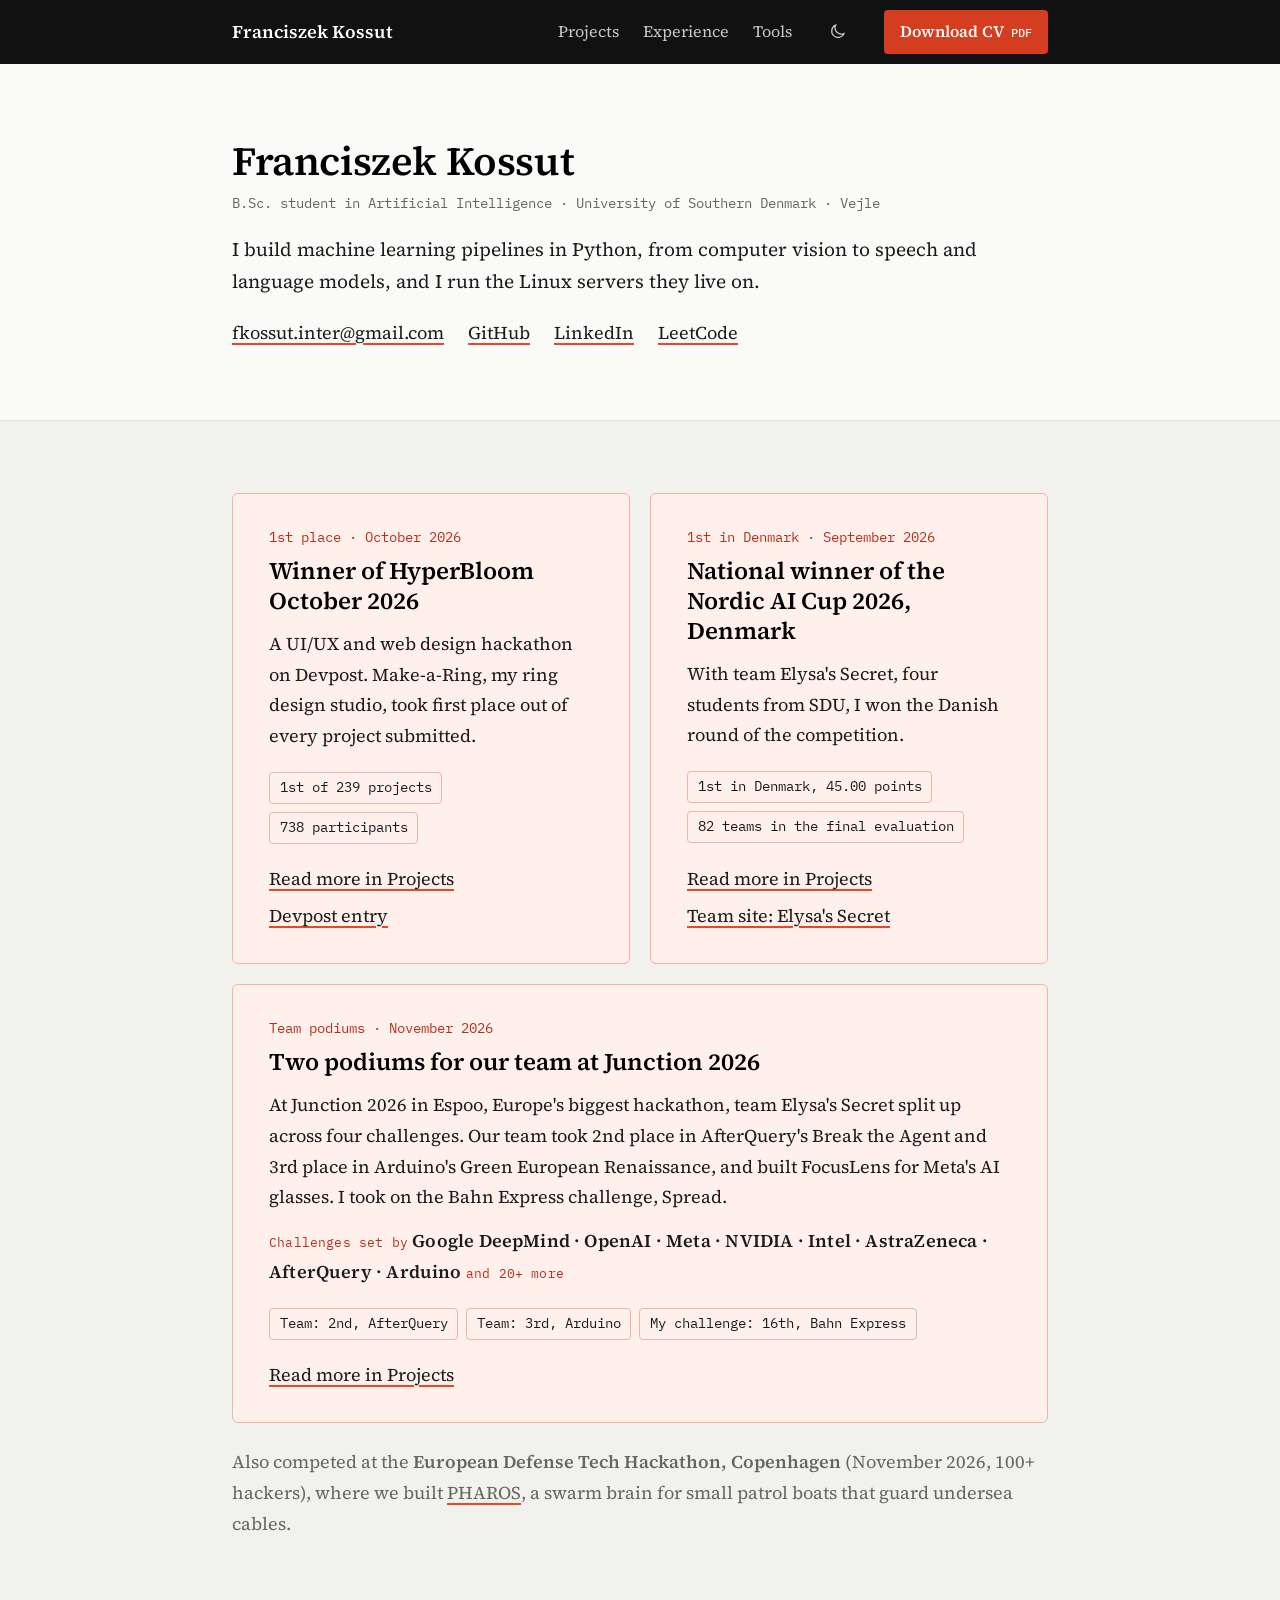
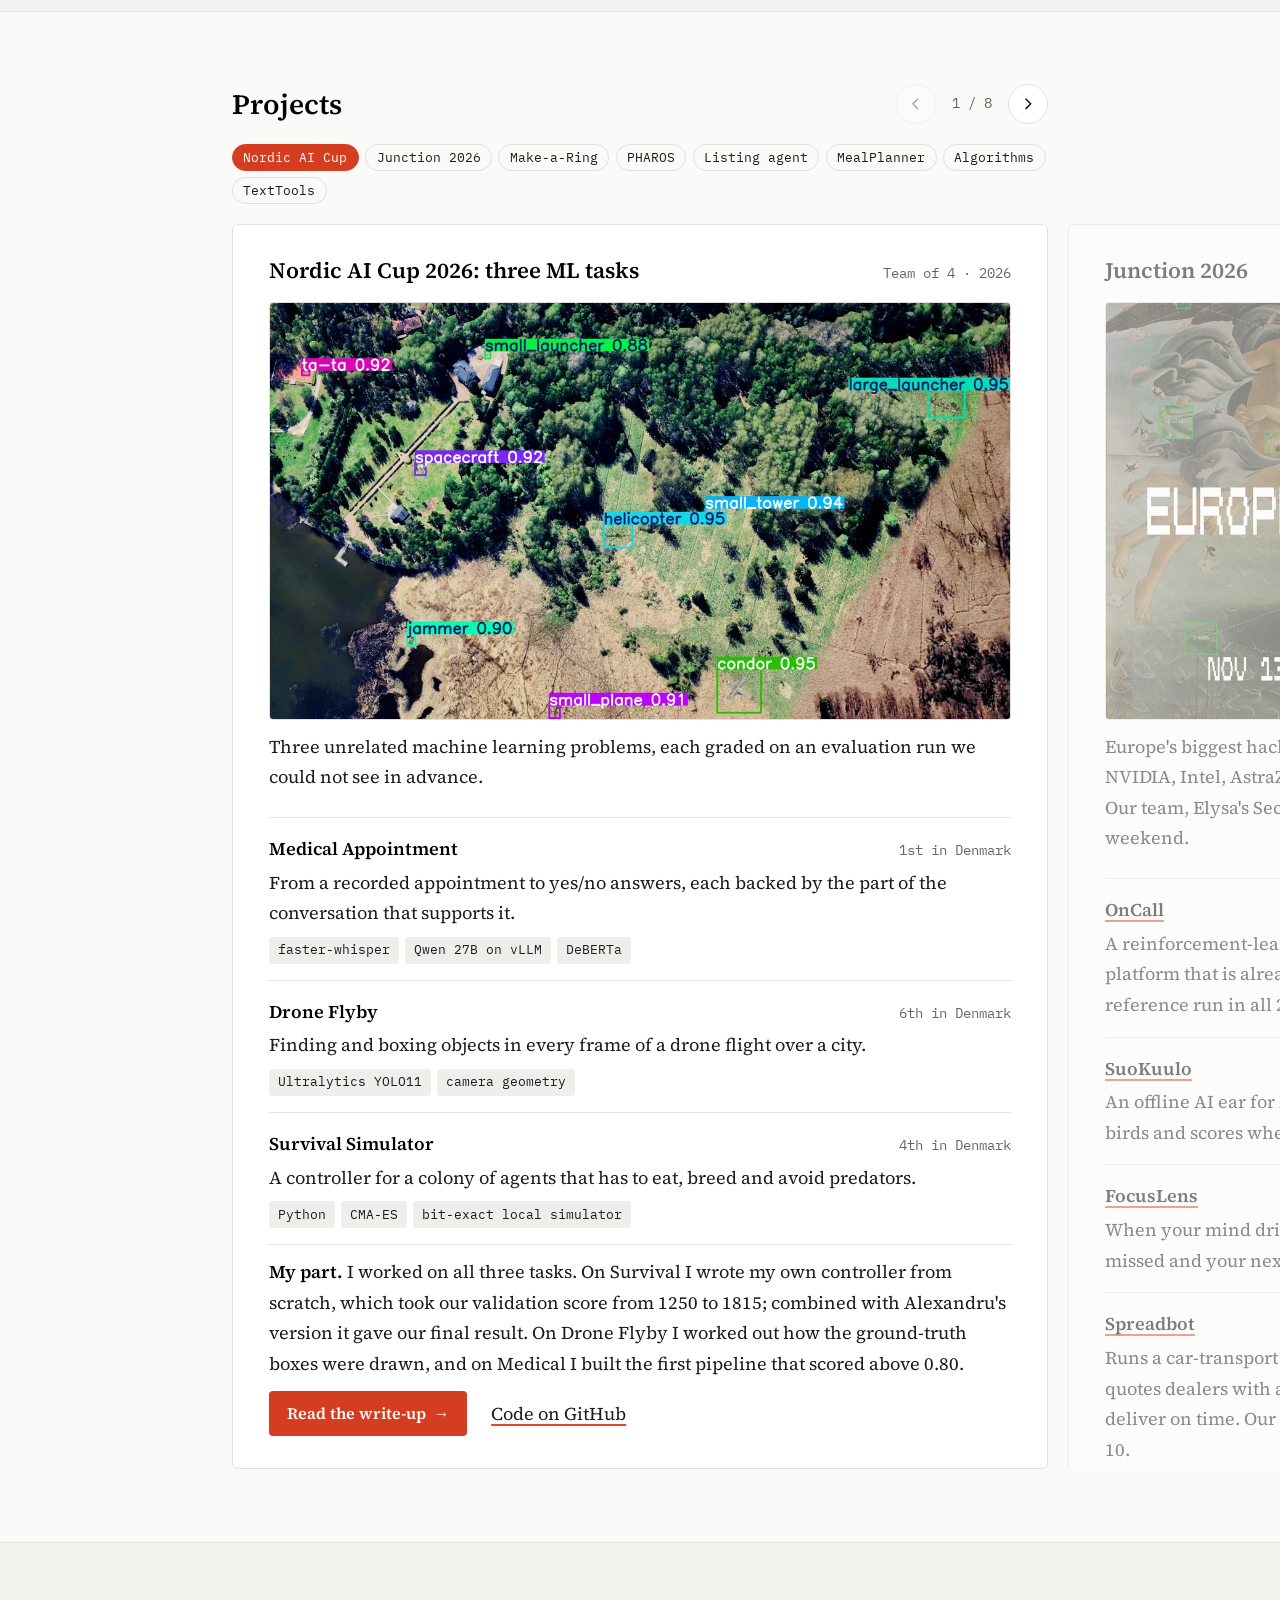
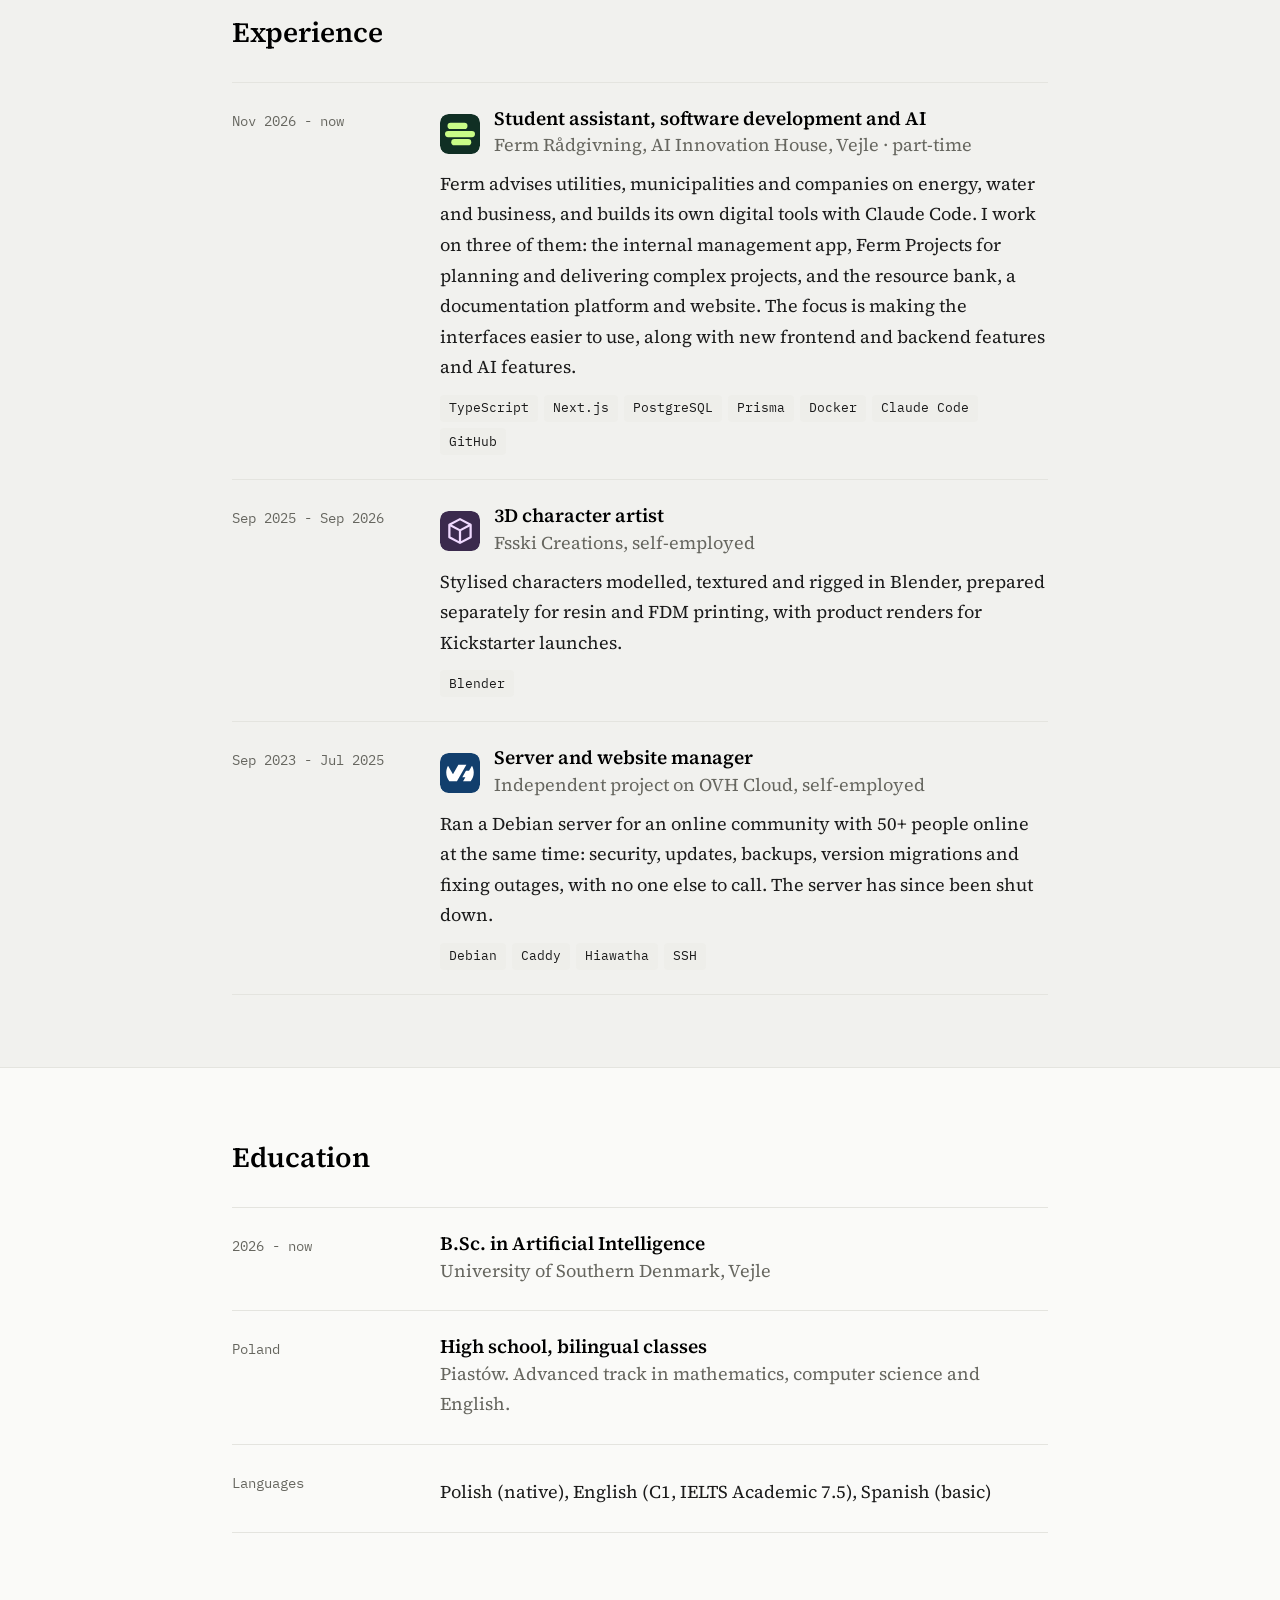
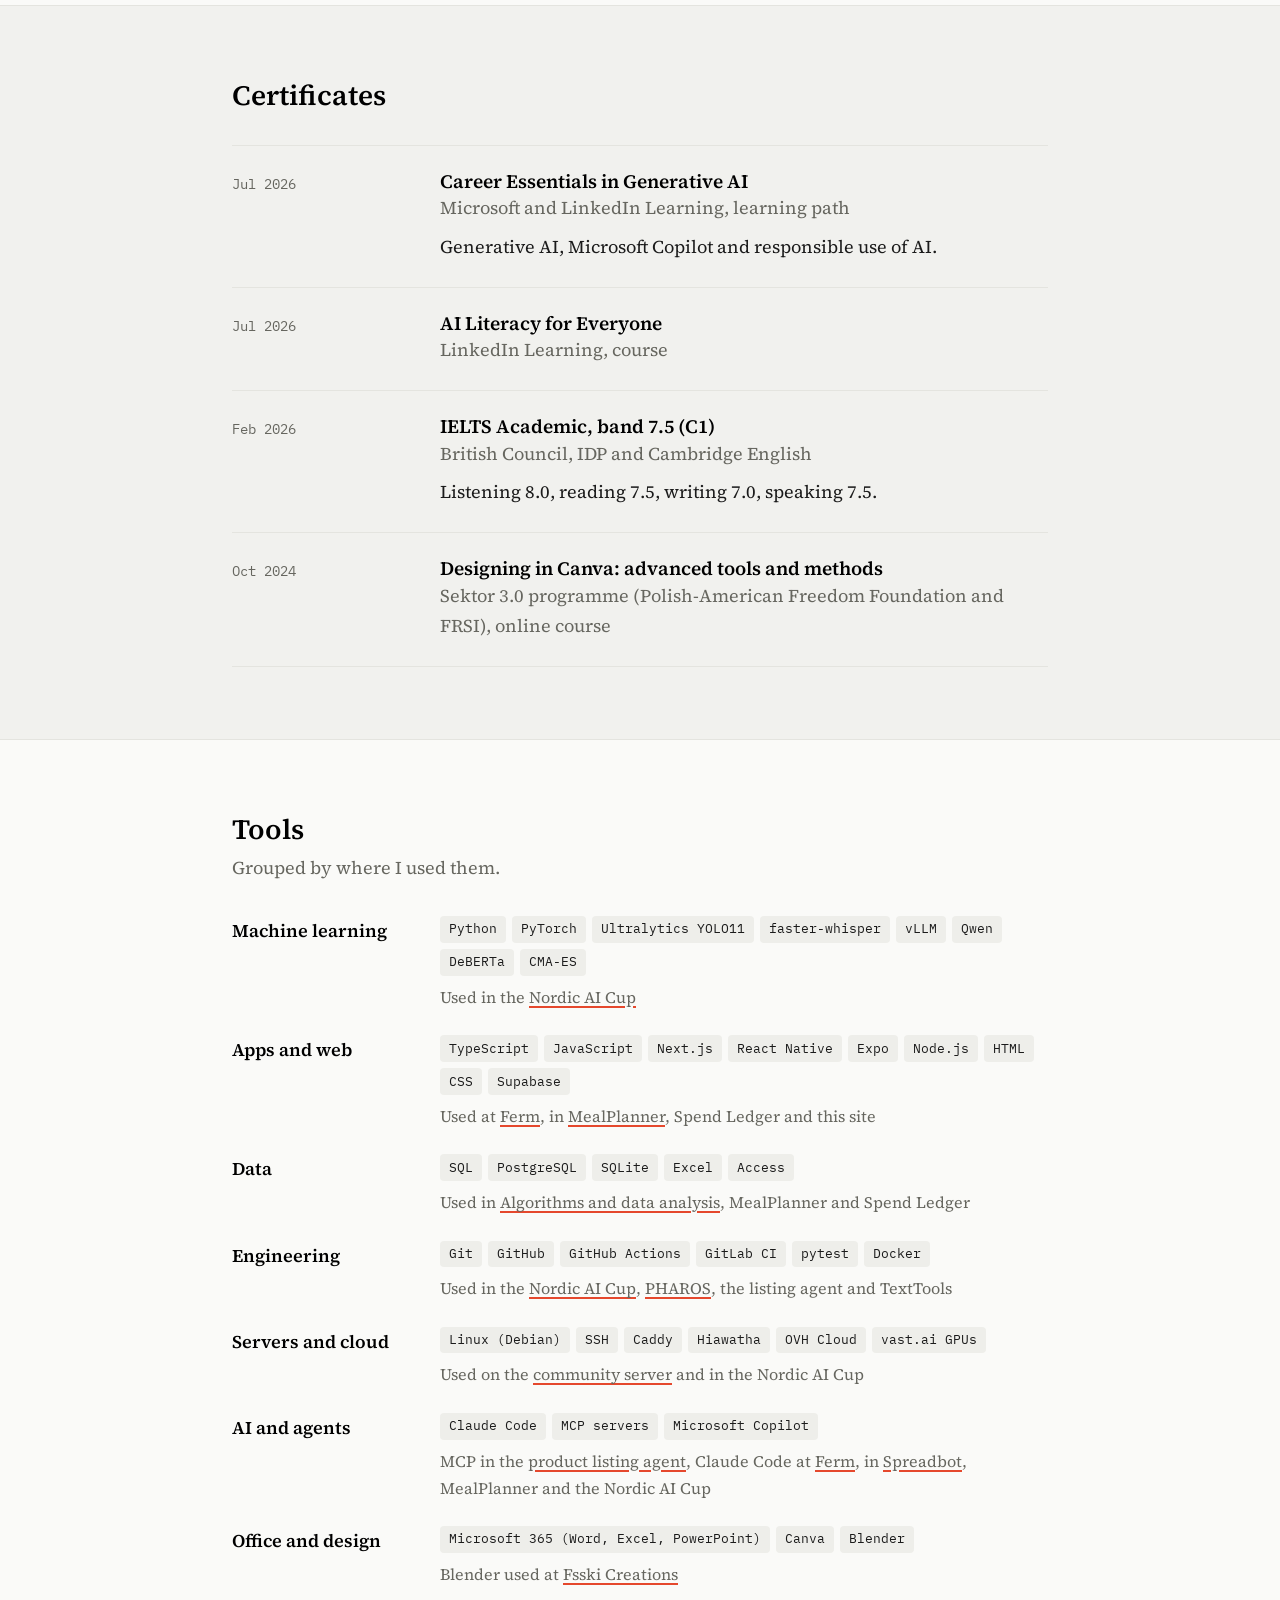
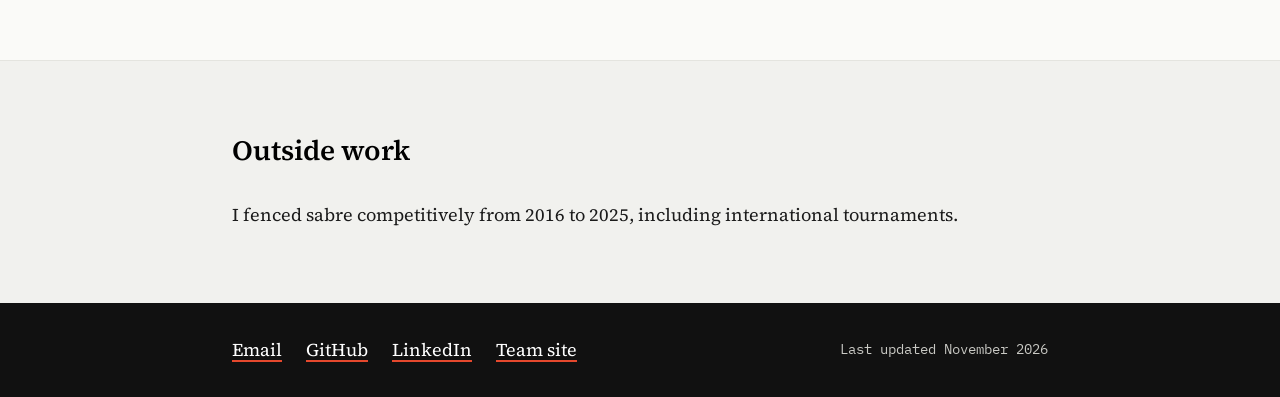
<file: index.html>
<!doctype html>
<html lang="en">
<head>
<meta charset="utf-8">
<meta name="viewport" content="width=device-width, initial-scale=1">
<title>Franciszek Kossut</title>
<meta name="description" content="B.Sc. student in Artificial Intelligence at the University of Southern Denmark. Winner of the HyperBloom October 2026 hackathon with Make-a-Ring, and national winner of the Nordic AI Cup 2026 (Denmark) with team Elysa's Secret. At Junction 2026, with challenges by Google DeepMind, OpenAI, Meta and NVIDIA, my team took 2nd and 3rd place.">
<link rel="icon" href="/favicon.svg" type="image/svg+xml">
<link rel="preload" href="/assets/fonts/serif-400-latin.woff2" as="font" type="font/woff2" crossorigin>
<link rel="stylesheet" href="/assets/site.css?v=20261117d">
<script>try{var t=localStorage.getItem("theme");if(t)document.documentElement.dataset.theme=t}catch(e){}</script>
</head>
<body>
<a class="skip" href="#main">Skip to content</a>

<header class="site-header">
  <div class="wrap">
    <a class="site-name" href="/">Franciszek Kossut</a>
    <nav class="site-nav" aria-label="Main">
      <a href="/#projects">Projects</a>
      <a class="nav-extra" href="/#experience">Experience</a>
      <a class="nav-extra" href="/#tools">Tools</a>
    </nav>
    <button class="theme-toggle" type="button" aria-label="Switch theme">
      <svg class="icon-moon" viewBox="0 0 24 24" fill="none" stroke="currentColor" stroke-width="1.6" aria-hidden="true"><path d="M20 14.5A8 8 0 0 1 9.5 4a8 8 0 1 0 10.5 10.5Z"/></svg>
      <svg class="icon-sun" viewBox="0 0 24 24" fill="none" stroke="currentColor" stroke-width="1.6" aria-hidden="true"><circle cx="12" cy="12" r="4"/><path d="M12 2.5v2M12 19.5v2M2.5 12h2M19.5 12h2M5.3 5.3l1.4 1.4M17.3 17.3l1.4 1.4M5.3 18.7l1.4-1.4M17.3 6.7l1.4-1.4"/></svg>
    </button>
    <a class="cv-button" href="/Franciszek_Kossut_CV.pdf" download title="PDF, 77 KB"><span class="cv-long">Download CV</span><span class="cv-short">CV</span><span class="mono">PDF</span></a>
  </div>
</header>

<main id="main">

  <section class="band" aria-label="Introduction">
    <div class="wrap intro">
      <div>
        <h1>Franciszek Kossut</h1>
        <p class="role mono">B.Sc. student in Artificial Intelligence · University of Southern Denmark · Vejle</p>
        <p class="lead">I build machine learning pipelines in Python, from computer vision to speech and language models, and I run the Linux servers they live on.</p>
        <p class="links">
          <a href="mailto:fkossut.inter@gmail.com">fkossut.inter@gmail.com</a>
          <a href="https://github.com/FearedLynx">GitHub</a>
          <a href="https://www.linkedin.com/in/franciszek-kossut-1967633a8/">LinkedIn</a>
          <a href="https://leetcode.com/u/FearedLynx_/">LeetCode</a>
        </p>
      </div>
    </div>
  </section>

  <section class="band band-alt" aria-labelledby="achievements-title">
    <div class="wrap">
      <h2 class="visually-hidden" id="achievements-title">Achievements</h2>
      <div class="achievements">
        <div class="highlight">
          <p class="label mono">1st place · October 2026</p>
          <h3>Winner of HyperBloom October 2026</h3>
          <p>A UI/UX and web design hackathon on Devpost. Make-a-Ring, my ring design studio, took first place out of every project submitted.</p>
          <ul class="facts" aria-label="Key facts">
            <li>1st of 239 projects</li>
            <li>738 participants</li>
          </ul>
          <p class="item-links">
            <a href="#make-a-ring">Read more in Projects</a>
            <a href="https://devpost.com/software/make-a-ring">Devpost entry</a>
          </p>
        </div>
        <div class="highlight">
          <p class="label mono">1st in Denmark · September 2026</p>
          <h3>National winner of the Nordic AI Cup 2026, Denmark</h3>
          <p>With team Elysa's Secret, four students from SDU, I won the Danish round of the competition.</p>
          <ul class="facts" aria-label="Key facts">
            <li>1st in Denmark, 45.00 points</li>
            <li>82 teams in the final evaluation</li>
          </ul>
          <p class="item-links">
            <a href="#nordic-ai-cup">Read more in Projects</a>
            <a href="https://elysasecret.com">Team site: Elysa's Secret</a>
          </p>
        </div>
        <div class="highlight wide">
          <p class="label mono">Team podiums · November 2026</p>
          <h3>Two podiums for our team at Junction 2026</h3>
          <p>At Junction 2026 in Espoo, Europe's biggest hackathon, team Elysa's Secret split up across four challenges. Our team took 2nd place in AfterQuery's Break the Agent and 3rd place in Arduino's Green European Renaissance, and built FocusLens for Meta's AI glasses. I took on the Bahn Express challenge, Spread.</p>
          <p class="partners"><span class="mono">Challenges set by</span> Google DeepMind · OpenAI · Meta · NVIDIA · Intel · AstraZeneca · AfterQuery · Arduino <span class="mono">and 20+ more</span></p>
          <ul class="facts" aria-label="Key facts">
            <li>Team: 2nd, AfterQuery</li>
            <li>Team: 3rd, Arduino</li>
            <li>My challenge: 16th, Bahn Express</li>
          </ul>
          <p class="item-links">
            <a href="#junction">Read more in Projects</a>
          </p>
        </div>
      </div>
      <p class="also">Also competed at the <strong>European Defense Tech Hackathon, Copenhagen</strong> (November 2026, 100+ hackers), where we built <a href="#pharos">PHAROS</a>, a swarm brain for small patrol boats that guard undersea cables.</p>
    </div>
  </section>

  <section class="band" id="projects" aria-labelledby="projects-title">
    <div class="wrap">
      <div class="section-head carousel-head">
        <h2 id="projects-title">Projects</h2>
        <div class="carousel-controls" hidden>
          <button class="carousel-arrow" type="button" data-dir="-1" aria-label="Previous project" aria-controls="project-track">
            <svg viewBox="0 0 24 24" fill="none" stroke="currentColor" stroke-width="1.8" aria-hidden="true"><path d="M15 5l-7 7 7 7"/></svg>
          </button>
          <span class="carousel-count mono" aria-hidden="true"><span class="carousel-current">1</span> / <span class="carousel-total">8</span></span>
          <button class="carousel-arrow" type="button" data-dir="1" aria-label="Next project" aria-controls="project-track">
            <svg viewBox="0 0 24 24" fill="none" stroke="currentColor" stroke-width="1.8" aria-hidden="true"><path d="M9 5l7 7-7 7"/></svg>
          </button>
        </div>
      </div>
    </div>

    <!-- Outside .wrap so the neighbouring projects can show on both sides -->
    <div class="carousel" role="region" aria-roledescription="carousel" aria-label="Projects">
      <div class="wrap"><nav class="carousel-tabs" aria-label="Jump to project" hidden></nav></div>
      <div class="carousel-track" id="project-track" tabindex="0">

      <article class="panel slide" id="nordic-ai-cup" data-title="Nordic AI Cup">
        <div class="panel-head">
          <h3>Nordic AI Cup 2026: three ML tasks</h3>
          <span class="mono">Team of 4 · 2026</span>
        </div>
        <figure class="slide-shot"><img src="/img/nordic-drone.webp" width="1200" height="675" alt="A real Helsinki drone frame with our YOLO11 model's detections drawn on: helicopter, condor, jammer, launchers and other objects, each with its confidence." loading="lazy"></figure>
        <p>Three unrelated machine learning problems, each graded on an evaluation run we could not see in advance.</p>
        <ul class="challenges">
          <li>
            <div class="challenge-head"><strong>Medical Appointment</strong><span class="mono">1st in Denmark</span></div>
            <p>From a recorded appointment to yes/no answers, each backed by the part of the conversation that supports it.</p>
            <ul class="tags"><li>faster-whisper</li><li>Qwen 27B on vLLM</li><li>DeBERTa</li></ul>
          </li>
          <li>
            <div class="challenge-head"><strong>Drone Flyby</strong><span class="mono">6th in Denmark</span></div>
            <p>Finding and boxing objects in every frame of a drone flight over a city.</p>
            <ul class="tags"><li>Ultralytics YOLO11</li><li>camera geometry</li></ul>
          </li>
          <li>
            <div class="challenge-head"><strong>Survival Simulator</strong><span class="mono">4th in Denmark</span></div>
            <p>A controller for a colony of agents that has to eat, breed and avoid predators.</p>
            <ul class="tags"><li>Python</li><li>CMA-ES</li><li>bit-exact local simulator</li></ul>
          </li>
        </ul>
        <p class="my-part"><strong>My part.</strong> I worked on all three tasks. On Survival I wrote my own controller from scratch, which took our validation score from 1250 to 1815; combined with Alexandru's version it gave our final result. On Drone Flyby I worked out how the ground-truth boxes were drawn, and on Medical I built the first pipeline that scored above 0.80.</p>
        <p class="slide-actions">
          <a class="button" href="/nordic-ai-cup/">Read the write-up <span aria-hidden="true">→</span></a>
          <a href="https://github.com/emermelada/nordic-ai-cup">Code on GitHub</a>
        </p>
      </article>

      <article class="panel slide" id="junction" data-title="Junction 2026">
        <div class="panel-head">
          <h3>Junction 2026</h3>
          <span class="mono">Team of 4 · Espoo · 2026</span>
        </div>
        <figure class="slide-shot"><img src="/img/junction-spread.webp" width="1200" height="675" alt="The Junction 2026 poster: Botticelli's Birth of Venus with the words European Tech Renaissance, Nov 13-15th 2026, Espoo, Finland." loading="lazy"></figure>
        <p>Europe's biggest hackathon, with challenges set by Google DeepMind, OpenAI, Meta, NVIDIA, Intel, AstraZeneca, AfterQuery, Arduino and more than 20 other companies. Our team, Elysa's Secret, split up across four challenges and built four projects in one weekend.</p>
        <ul class="challenges">
          <li>
            <div class="challenge-head"><strong><a href="/oncall/">OnCall</a></strong><span class="mono">Team · 2nd, AfterQuery</span></div>
            <p>A reinforcement-learning environment where an AI agent is the on-call engineer for a platform that is already failing. Seven frontier models scored below the team's reference run in all 21 runs.</p>
          </li>
          <li>
            <div class="challenge-head"><strong><a href="/suokuulo/">SuoKuulo</a></strong><span class="mono">Team · 3rd, Arduino</span></div>
            <p>An offline AI ear for Finnish peatlands: BirdNET on an Arduino UNO Q recognises bog birds and scores whether a restored bog is recovering.</p>
          </li>
          <li>
            <div class="challenge-head"><strong><a href="/focuslens/">FocusLens</a></strong><span class="mono">Team · Meta AI glasses</span></div>
            <p>When your mind drifts in a lecture or meeting, tap the glasses and hear what you just missed and your next step.</p>
          </li>
          <li>
            <div class="challenge-head"><strong><a href="/spreadbot/">Spreadbot</a></strong><span class="mono">Mine · 16th, Bahn Express</span></div>
            <p>Runs a car-transport company for one simulated week, live against every other team: it quotes dealers with a win-probability model and pays freelance drivers enough to deliver on time. Our best live week was €18,423 at 96.7% on time, €661 short of the top 10.</p>
          </li>
        </ul>
        <p class="my-part"><strong>My part.</strong> I took on the Bahn Express challenge, Spread. Javier and I started it together; from Saturday morning I ran it, directing a team of Claude Code sessions in parallel. Every idea had to win a same-seed A/B test before it was merged, and most ideas lost.</p>
        <ul class="tags"><li>Python</li><li>gradient-boosted trees</li><li>Claude Code</li><li>A/B testing</li></ul>
        <p class="slide-actions">
          <a class="button" href="/spreadbot/">Spreadbot <span aria-hidden="true">→</span></a>
          <a href="/oncall/">OnCall</a>
          <a href="/suokuulo/">SuoKuulo</a>
          <a href="/focuslens/">FocusLens</a>
        </p>
      </article>

      <article class="panel slide" id="make-a-ring" data-title="Make-a-Ring">
        <div class="panel-head">
          <h3>Make-a-Ring: a ring design studio</h3>
          <span class="mono">1st place, HyperBloom · team of 2 · 2026</span>
        </div>
        <figure class="slide-shot"><img src="/img/makearing-studio.webp" width="1200" height="675" alt="The Make-a-Ring studio: a 3D ring in the middle surrounded by pattern cards, with the pattern library and size settings at the sides." loading="lazy"></figure>
        <p>A ring designer in the browser for people who are not jewellers: scroll patterns around a live 3D ring, draw your own tile and watch it wrap the band, try the ring on a hand at your real size, and download a print-ready STL or OBJ file.</p>
        <ul class="challenges">
          <li>
            <div class="challenge-head"><strong>Real files, real limits</strong><span class="mono">10 materials</span></div>
            <p>Wall thickness and detail size are checked against each material, with one-click fixes, before the file is generated in the browser.</p>
          </li>
          <li>
            <div class="challenge-head"><strong>Designed as a drawing</strong><span class="mono">8-page brand guide</span></div>
            <p>Grid, dimension lines and a title block for every ring, with written rules for type, colour, controls, motion and sound.</p>
          </li>
        </ul>
        <p class="my-part"><strong>My part.</strong> The idea and the first working version were mine, built on my own. I then led the design and interaction: the studio layout, the pattern editor, saved designs, the size step, motion, sound and the brand rules. Javier built the background rendering, the 3D try-on hand and the phone layout. It won first place at HyperBloom October 2026, out of 239 projects.</p>
        <ul class="tags"><li>JavaScript</li><li>Preact</li><li>three.js</li><li>Web Audio</li></ul>
        <p class="slide-actions">
          <a class="button" href="/make-a-ring/">Read the write-up <span aria-hidden="true">→</span></a>
          <a href="/make-a-ring/app/">Try it live</a>
          <a href="https://github.com/FearedLynx/make-a-ring">Code on GitHub</a>
        </p>
      </article>

      <article class="panel slide" id="pharos" data-title="PHAROS">
        <div class="panel-head">
          <h3>PHAROS: a swarm of patrol boats</h3>
          <span class="mono">EDTH Copenhagen · team of 4 · 2026</span>
        </div>
        <figure class="slide-shot"><img src="/img/pharos-console.webp" width="1200" height="675" alt="The PHAROS console: five boats over the Great Belt cables, the fleet on the left, alerts on the right and an event timeline below." loading="lazy"></figure>
        <p>Built in one weekend at the European Defense Tech Hackathon for challenge 07, swarm coordination: five small uncrewed boats guard the undersea cables in the Great Belt with no boat in charge. They share out the work by auction, take over when a boat runs low or goes silent, and wait for the one operator on shore before doing anything beyond watching.</p>
        <ul class="challenges">
          <li>
            <div class="challenge-head"><strong>Measured against the truth</strong><span class="mono">30 paired seeds</span></div>
            <p>An evaluator that sees what really happened scores every run. With repair on, less cable was left unwatched in all 30 seeded runs, and no boat went below its battery reserve.</p>
          </li>
          <li>
            <div class="challenge-head"><strong>The real Great Belt</strong><span class="mono">open data</span></div>
            <p>The real coastline, cables, shipping lane and seabed depth, a satellite image for the map and a day of real ship traffic.</p>
          </li>
        </ul>
        <p class="my-part"><strong>My part.</strong> I built the evaluation: the metrics, the warm-up runner and the paired scorecard that compares three modes on identical inputs. I also made the map data (coastline, Sentinel-2 image, depth contours) and wrote the pitch script and the slides.</p>
        <ul class="tags"><li>Python</li><li>pytest</li><li>uv</li><li>Sentinel-2</li><li>EMODnet bathymetry</li></ul>
        <p class="slide-actions">
          <a class="button" href="/pharos/">Read the write-up <span aria-hidden="true">→</span></a>
          <a href="https://github.com/elysassecret/EDTH_07">Code on GitHub</a>
        </p>
      </article>

      <article class="panel slide" id="listing-agent" data-title="Listing agent">
        <div class="panel-head">
          <h3>Product listing agent (MCP)</h3>
          <span class="mono">Solo · 2026</span>
        </div>
        <figure class="slide-shot"><img src="/img/listing-agent.webp" width="1200" height="675" alt="Checker output: the saved teether listing passes 12 of 12 rules; with “100% safe” and “the best” added it fails the banned claims rule, 11 of 12." loading="lazy"></figure>
        <p>An AI agent for an online shop. My MCP server gives Claude six tools over a product catalogue: products, four weeks of sales with the trend and weeks of stock left, the brand voice guide, a draft checker, and saving. The agent writes product listings, checks them, fixes what failed and only then saves.</p>
        <ul class="challenges">
          <li>
            <div class="challenge-head"><strong>Rules, not hope</strong><span class="mono">12 rules</span></div>
            <p>The brand guide is turned into automatic checks: length limits, materials and age range mentioned, no invented certifications, no safety promises or hype. The save tool refuses anything that fails and says why, so the agent can correct itself.</p>
          </li>
          <li>
            <div class="challenge-head"><strong>Tested on every push</strong><span class="mono">18 test cases</span></div>
            <p>A fixed test set proves each rule catches its mistake and that harmless words like "imperfections" are not flagged, and an end-to-end test talks to the server over the real MCP protocol. GitHub Actions runs both.</p>
          </li>
        </ul>
        <ul class="tags"><li>Python</li><li>MCP</li><li>Claude</li><li>pytest</li><li>GitHub Actions</li></ul>
        <p class="slide-actions">
          <a class="button" href="https://github.com/FearedLynx/product-listing-agent-mcp">Code on GitHub <span aria-hidden="true">→</span></a>
        </p>
      </article>

      <article class="panel slide" id="mealplanner" data-title="MealPlanner">
        <div class="panel-head">
          <h3>MealPlanner</h3>
          <span class="mono">Solo · 2026</span>
        </div>
        <figure class="slide-shot"><img src="/img/mealplanner-card.webp" width="1200" height="675" alt="MealPlanner home screen on a phone: calories eaten today, the week, and meal slots for breakfast, lunch and dinner." loading="lazy"></figure>
        <p>An Android app I use to plan my meals: calorie tracking, a fridge list that recipes are matched against, voice input, and a shopping list for whatever is missing. 10 screens, 150 built-in recipes, and a scraper that collected 1,829 more.</p>
        <ul class="tags"><li>TypeScript</li><li>React Native</li><li>Expo</li><li>SQLite</li><li>Node.js</li></ul>
        <p class="slide-actions">
          <a class="button" href="/mealplanner/">Read the write-up <span aria-hidden="true">→</span></a>
          <a href="https://github.com/FearedLynx/MyFridgeApp">Code on GitHub</a>
        </p>
      </article>

      <article class="panel slide" id="algorithms" data-title="Algorithms">
        <div class="panel-head">
          <h3>Algorithms and data analysis</h3>
          <span class="mono">Solo · 2025-2026</span>
        </div>
        <figure class="slide-shot"><img src="/img/algorithms.webp" width="1200" height="675" alt="Pascal's triangle written by hand in Python, next to its output: odd entries marked 1 form a Sierpinski triangle." loading="lazy"></figure>
        <p>A set of more than 75 algorithmic and data problems, solved in Python, Excel and Access. The core algorithms are written by hand, without library shortcuts.</p>
        <ul class="challenges">
          <li>
            <div class="challenge-head"><strong>Programming</strong><span class="mono">77 Python programs</span></div>
            <p>Recursion, Euclid's GCD, primality tests and prime factorisation, number systems, string and array processing, Caesar and columnar transposition ciphers, Pascal's triangle, bubble sort and quicksort, Kadane's maximum subarray.</p>
          </li>
          <li>
            <div class="challenge-head"><strong>Spreadsheets</strong><span class="mono">22 Excel workbooks</span></div>
            <p>Data analysis and simulations with nested IF, SUMIF and COUNTIF, VLOOKUP and INDEX/MATCH, pivot tables and charts.</p>
          </li>
          <li>
            <div class="challenge-head"><strong>Databases</strong><span class="mono">18 Access databases</span></div>
            <p>Multi-table SQL queries: joins, GROUP BY with COUNT, SUM and AVG, date functions and top-N results.</p>
          </li>
        </ul>
        <ul class="tags"><li>Python</li><li>Excel</li><li>Access</li><li>SQL</li></ul>
      </article>

      <article class="panel slide" id="texttools" data-title="TextTools">
        <div class="panel-head">
          <h3>TextTools</h3>
          <span class="mono">Group of 4 · SDU · in progress</span>
        </div>
        <figure class="slide-shot"><img src="/img/texttools.webp" width="1200" height="675" alt="The tokenizer from TextTools, written without split(), next to its test run: 33 passed." loading="lazy"></figure>
        <p>A Python text-processing library built as a university group project, with tests that gate each milestone in CI. I own the tokenizer and was the integrator for the first milestone.</p>
        <ul class="tags"><li>Python</li><li>pytest</li><li>GitLab CI</li></ul>
      </article>

      </div>
    </div>
  </section>

  <section class="band band-alt" id="experience" aria-labelledby="experience-title">
    <div class="wrap">
      <div class="section-head">
        <h2 id="experience-title">Experience</h2>
      </div>
      <ul class="entries">
        <li>
          <p class="when mono">Nov 2026 - now</p>
          <div class="body">
            <div class="entry-head">
              <img class="entry-logo" src="/img/logo-ferm.svg" width="40" height="40" alt="Ferm Rådgivning logo">
              <div>
                <h3>Student assistant, software development and AI</h3>
                <p class="where">Ferm Rådgivning, AI Innovation House, Vejle · part-time</p>
              </div>
            </div>
            <p>Ferm advises utilities, municipalities and companies on energy, water and business, and builds its own digital tools with Claude Code. I work on three of them: the internal management app, Ferm Projects for planning and delivering complex projects, and the resource bank, a documentation platform and website. The focus is making the interfaces easier to use, along with new frontend and backend features and AI features.</p>
            <ul class="tags"><li>TypeScript</li><li>Next.js</li><li>PostgreSQL</li><li>Prisma</li><li>Docker</li><li>Claude Code</li><li>GitHub</li></ul>
          </div>
        </li>
        <li>
          <p class="when mono">Sep 2025 - Sep 2026</p>
          <div class="body">
            <div class="entry-head">
              <img class="entry-logo" src="/img/logo-fsski.svg" width="40" height="40" alt="">
              <div>
                <h3>3D character artist</h3>
                <p class="where">Fsski Creations, self-employed</p>
              </div>
            </div>
            <p>Stylised characters modelled, textured and rigged in Blender, prepared separately for resin and FDM printing, with product renders for Kickstarter launches.</p>
            <ul class="tags"><li>Blender</li></ul>
          </div>
        </li>
        <li>
          <p class="when mono">Sep 2023 - Jul 2025</p>
          <div class="body">
            <div class="entry-head">
              <img class="entry-logo" src="/img/logo-ovh.svg" width="40" height="40" alt="OVHcloud logo">
              <div>
                <h3>Server and website manager</h3>
                <p class="where">Independent project on OVH Cloud, self-employed</p>
              </div>
            </div>
            <p>Ran a Debian server for an online community with 50+ people online at the same time: security, updates, backups, version migrations and fixing outages, with no one else to call. The server has since been shut down.</p>
            <ul class="tags"><li>Debian</li><li>Caddy</li><li>Hiawatha</li><li>SSH</li></ul>
          </div>
        </li>
      </ul>
    </div>
  </section>

  <section class="band" id="education" aria-labelledby="education-title">
    <div class="wrap">
      <div class="section-head">
        <h2 id="education-title">Education</h2>
      </div>
      <ul class="entries">
        <li>
          <p class="when mono">2026 - now</p>
          <div class="body">
            <h3>B.Sc. in Artificial Intelligence</h3>
            <p class="where">University of Southern Denmark, Vejle</p>
          </div>
        </li>
        <li>
          <p class="when mono">Poland</p>
          <div class="body">
            <h3>High school, bilingual classes</h3>
            <p class="where">Piastów. Advanced track in mathematics, computer science and English.</p>
          </div>
        </li>
        <li>
          <p class="when mono">Languages</p>
          <div class="body">
            <p>Polish (native), English (C1, IELTS Academic 7.5), Spanish (basic)</p>
          </div>
        </li>
      </ul>
    </div>
  </section>

  <section class="band band-alt" id="certificates" aria-labelledby="certificates-title">
    <div class="wrap">
      <div class="section-head">
        <h2 id="certificates-title">Certificates</h2>
      </div>
      <ul class="entries">
        <li>
          <p class="when mono">Jul 2026</p>
          <div class="body">
            <h3>Career Essentials in Generative AI</h3>
            <p class="where">Microsoft and LinkedIn Learning, learning path</p>
            <p>Generative AI, Microsoft Copilot and responsible use of AI.</p>
          </div>
        </li>
        <li>
          <p class="when mono">Jul 2026</p>
          <div class="body">
            <h3>AI Literacy for Everyone</h3>
            <p class="where">LinkedIn Learning, course</p>
          </div>
        </li>
        <li>
          <p class="when mono">Feb 2026</p>
          <div class="body">
            <h3>IELTS Academic, band 7.5 (C1)</h3>
            <p class="where">British Council, IDP and Cambridge English</p>
            <p>Listening 8.0, reading 7.5, writing 7.0, speaking 7.5.</p>
          </div>
        </li>
        <li>
          <p class="when mono">Oct 2024</p>
          <div class="body">
            <h3>Designing in Canva: advanced tools and methods</h3>
            <p class="where">Sektor 3.0 programme (Polish-American Freedom Foundation and FRSI), online course</p>
          </div>
        </li>
      </ul>
    </div>
  </section>

  <section class="band" id="tools" aria-labelledby="tools-title">
    <div class="wrap">
      <div class="section-head">
        <h2 id="tools-title">Tools</h2>
        <p>Grouped by where I used them.</p>
      </div>
      <dl class="tool-groups">
        <dt>Machine learning</dt>
        <dd>
          <ul class="tags"><li>Python</li><li>PyTorch</li><li>Ultralytics YOLO11</li><li>faster-whisper</li><li>vLLM</li><li>Qwen</li><li>DeBERTa</li><li>CMA-ES</li></ul>
          <p class="used">Used in the <a href="#nordic-ai-cup">Nordic AI Cup</a></p>
        </dd>
        <dt>Apps and web</dt>
        <dd>
          <ul class="tags"><li>TypeScript</li><li>JavaScript</li><li>Next.js</li><li>React Native</li><li>Expo</li><li>Node.js</li><li>HTML</li><li>CSS</li><li>Supabase</li></ul>
          <p class="used">Used at <a href="#experience">Ferm</a>, in <a href="#mealplanner">MealPlanner</a>, Spend Ledger and this site</p>
        </dd>
        <dt>Data</dt>
        <dd>
          <ul class="tags"><li>SQL</li><li>PostgreSQL</li><li>SQLite</li><li>Excel</li><li>Access</li></ul>
          <p class="used">Used in <a href="#algorithms">Algorithms and data analysis</a>, MealPlanner and Spend Ledger</p>
        </dd>
        <dt>Engineering</dt>
        <dd>
          <ul class="tags"><li>Git</li><li>GitHub</li><li>GitHub Actions</li><li>GitLab CI</li><li>pytest</li><li>Docker</li></ul>
          <p class="used">Used in the <a href="#nordic-ai-cup">Nordic AI Cup</a>, <a href="#pharos">PHAROS</a>, the listing agent and TextTools</p>
        </dd>
        <dt>Servers and cloud</dt>
        <dd>
          <ul class="tags"><li>Linux (Debian)</li><li>SSH</li><li>Caddy</li><li>Hiawatha</li><li>OVH Cloud</li><li>vast.ai GPUs</li></ul>
          <p class="used">Used on the <a href="#experience">community server</a> and in the Nordic AI Cup</p>
        </dd>
        <dt>AI and agents</dt>
        <dd>
          <ul class="tags"><li>Claude Code</li><li>MCP servers</li><li>Microsoft Copilot</li></ul>
          <p class="used">MCP in the <a href="#listing-agent">product listing agent</a>, Claude Code at <a href="#experience">Ferm</a>, in <a href="#junction">Spreadbot</a>, MealPlanner and the Nordic AI Cup</p>
        </dd>
        <dt>Office and design</dt>
        <dd>
          <ul class="tags"><li>Microsoft 365 (Word, Excel, PowerPoint)</li><li>Canva</li><li>Blender</li></ul>
          <p class="used">Blender used at <a href="#experience">Fsski Creations</a></p>
        </dd>
      </dl>
    </div>
  </section>

  <section class="band band-alt" aria-labelledby="outside-title">
    <div class="wrap">
      <div class="section-head">
        <h2 id="outside-title">Outside work</h2>
      </div>
      <p>I fenced sabre competitively from 2016 to 2025, including international tournaments.</p>
    </div>
  </section>

</main>

<footer class="site-footer">
  <div class="wrap">
    <p class="links">
      <a href="mailto:fkossut.inter@gmail.com">Email</a>
      <a href="https://github.com/FearedLynx">GitHub</a>
      <a href="https://www.linkedin.com/in/franciszek-kossut-1967633a8/">LinkedIn</a>
      <a href="https://elysasecret.com">Team site</a>
    </p>
    <p class="mono">Last updated November 2026</p>
  </div>
</footer>

<script src="/assets/theme.js"></script>
<script src="/assets/projects.js"></script>
</body>
</html>
</file>
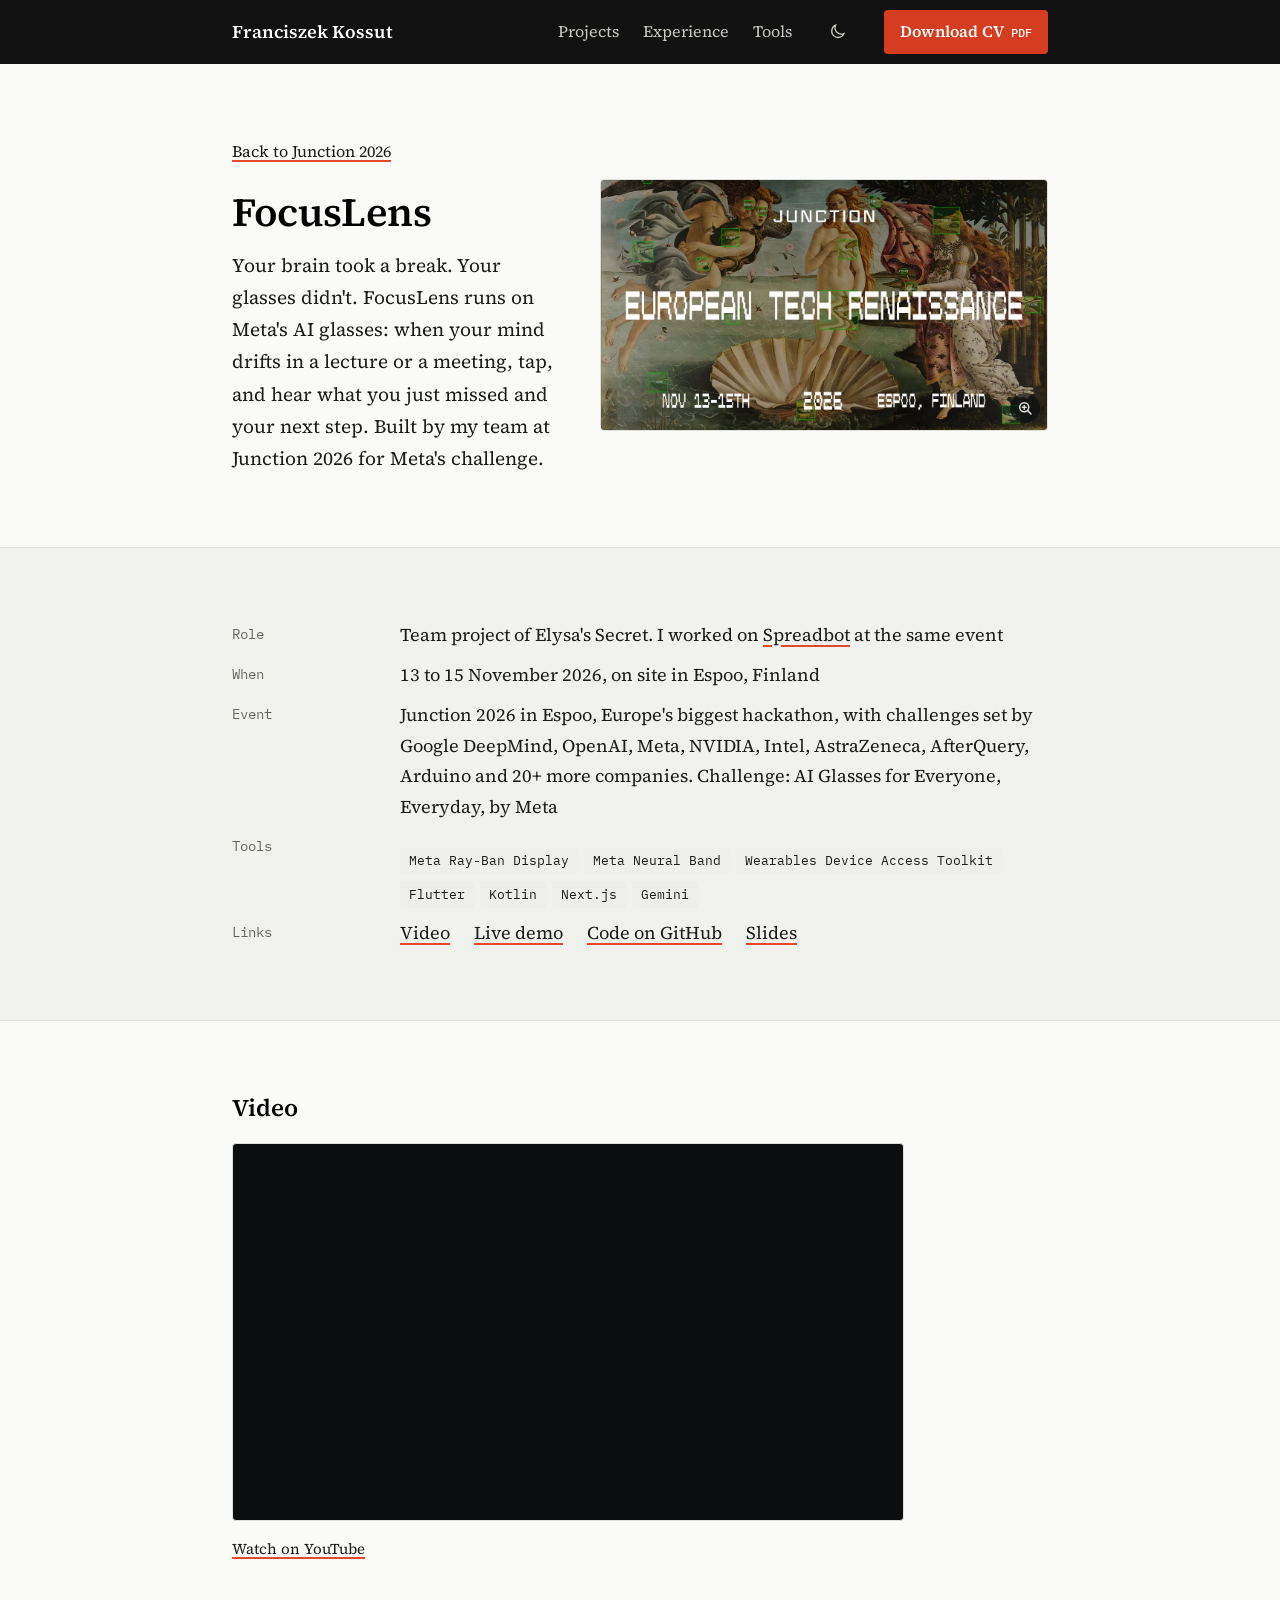
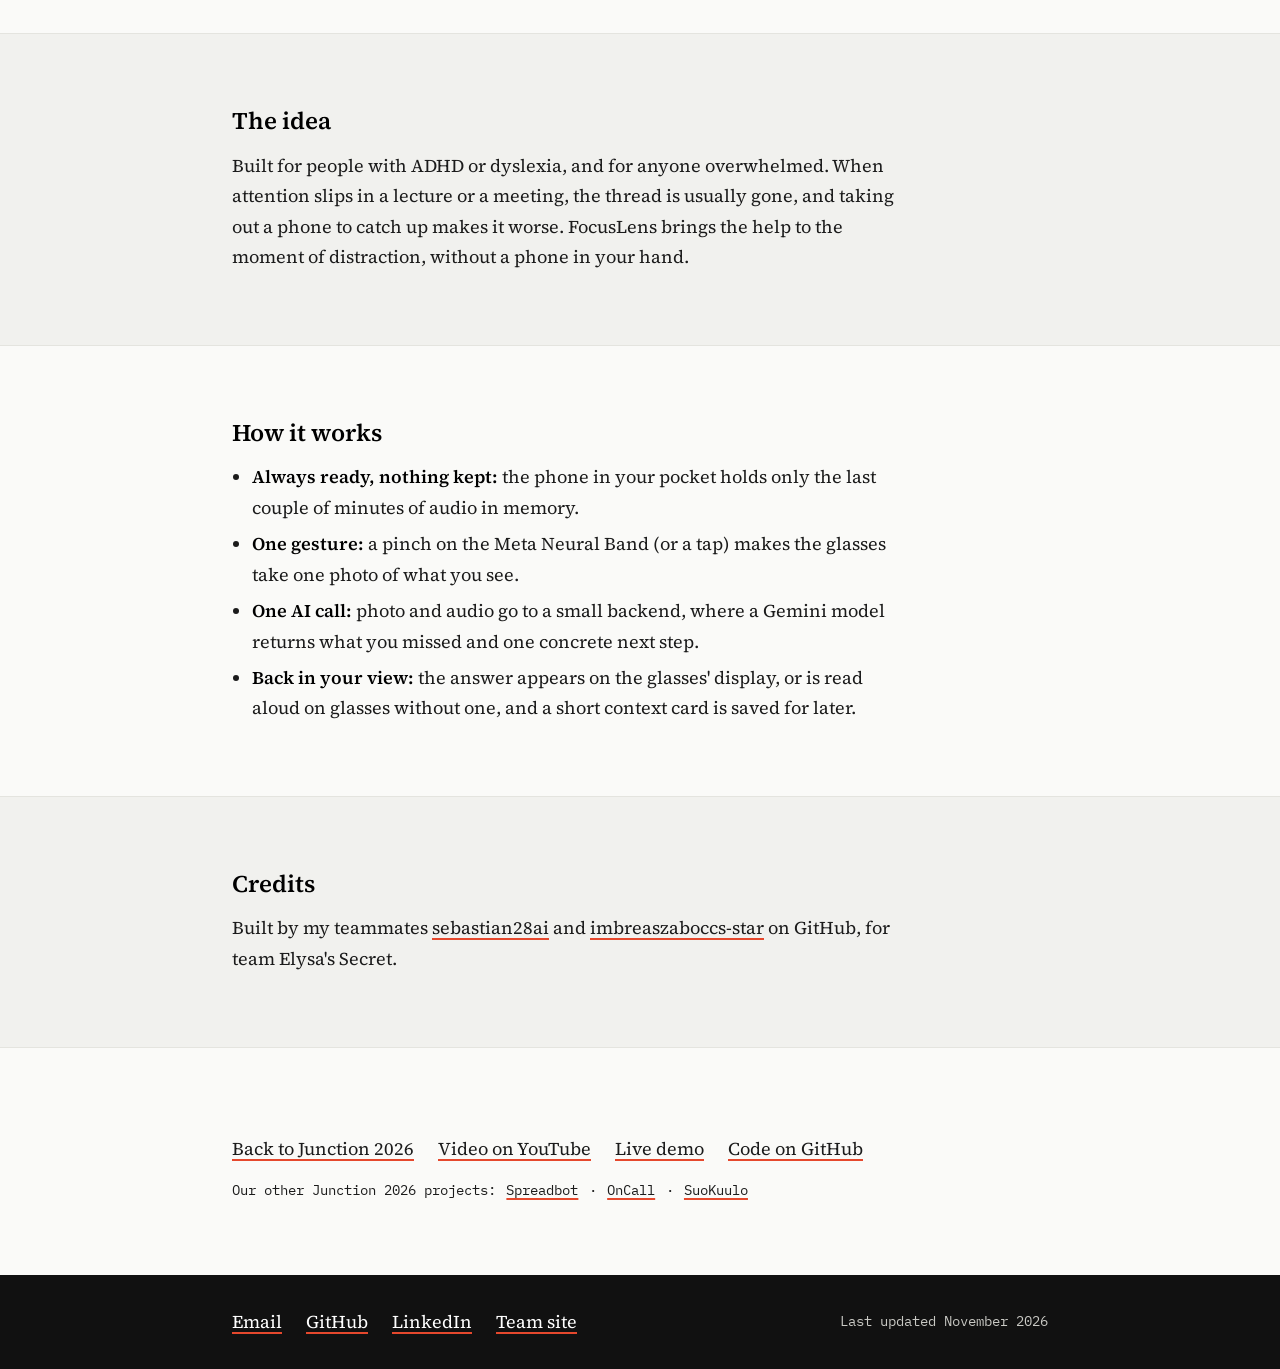
<file: focuslens/index.html>
<!doctype html>
<html lang="en">
<head>
<meta charset="utf-8">
<meta name="viewport" content="width=device-width, initial-scale=1">
<title>FocusLens · Franciszek Kossut</title>
<meta name="description" content="FocusLens, built by team Elysa's Secret at Junction 2026 for Meta's AI glasses challenge: tap when your mind drifts, and hear what you just missed and your next step.">
<link rel="icon" href="/favicon.svg" type="image/svg+xml">
<link rel="preload" href="/assets/fonts/serif-400-latin.woff2" as="font" type="font/woff2" crossorigin>
<link rel="stylesheet" href="/assets/site.css?v=20261117d">
<script>try{var t=localStorage.getItem("theme");if(t)document.documentElement.dataset.theme=t}catch(e){}</script>
</head>
<body>
<a class="skip" href="#main">Skip to content</a>

<header class="site-header">
  <div class="wrap">
    <a class="site-name" href="/">Franciszek Kossut</a>
    <nav class="site-nav" aria-label="Main">
      <a href="/#projects">Projects</a>
      <a class="nav-extra" href="/#experience">Experience</a>
      <a class="nav-extra" href="/#tools">Tools</a>
    </nav>
    <button class="theme-toggle" type="button" aria-label="Switch theme">
      <svg class="icon-moon" viewBox="0 0 24 24" fill="none" stroke="currentColor" stroke-width="1.6" aria-hidden="true"><path d="M20 14.5A8 8 0 0 1 9.5 4a8 8 0 1 0 10.5 10.5Z"/></svg>
      <svg class="icon-sun" viewBox="0 0 24 24" fill="none" stroke="currentColor" stroke-width="1.6" aria-hidden="true"><circle cx="12" cy="12" r="4"/><path d="M12 2.5v2M12 19.5v2M2.5 12h2M19.5 12h2M5.3 5.3l1.4 1.4M17.3 17.3l1.4 1.4M5.3 18.7l1.4-1.4M17.3 6.7l1.4-1.4"/></svg>
    </button>
    <a class="cv-button" href="/Franciszek_Kossut_CV.pdf" download title="PDF, 77 KB"><span class="cv-long">Download CV</span><span class="cv-short">CV</span><span class="mono">PDF</span></a>
  </div>
</header>

<main id="main">

  <section class="band">
    <div class="wrap">
      <div class="page-top">
        <div>
          <a class="back" href="/#junction">Back to Junction 2026</a>
          <h1>FocusLens</h1>
          <p class="lead">Your brain took a break. Your glasses didn't. FocusLens runs on Meta's AI glasses: when your mind drifts in a lecture or a meeting, tap, and hear what you just missed and your next step. Built by my team at Junction 2026 for Meta's challenge.</p>
        </div>
        <figure class="top-shot"><a class="zoom" href="/img/junction-spread.webp"><img src="/img/junction-spread.webp" width="448" height="252" alt="The Junction 2026 poster: Botticelli's Birth of Venus with the words European Tech Renaissance, Nov 13-15th 2026, Espoo, Finland."></a></figure>
      </div>
    </div>
  </section>

  <section class="band band-alt" aria-label="Summary">
    <div class="wrap">
      <dl class="summary">
        <dt>Role</dt><dd>Team project of Elysa's Secret. I worked on <a href="/spreadbot/">Spreadbot</a> at the same event</dd>
        <dt>When</dt><dd>13 to 15 November 2026, on site in Espoo, Finland</dd>
        <dt>Event</dt><dd>Junction 2026 in Espoo, Europe's biggest hackathon, with challenges set by Google DeepMind, OpenAI, Meta, NVIDIA, Intel, AstraZeneca, AfterQuery, Arduino and 20+ more companies. Challenge: AI Glasses for Everyone, Everyday, by Meta</dd>
        <dt>Tools</dt><dd><ul class="tags"><li>Meta Ray-Ban Display</li><li>Meta Neural Band</li><li>Wearables Device Access Toolkit</li><li>Flutter</li><li>Kotlin</li><li>Next.js</li><li>Gemini</li></ul></dd>
        <dt>Links</dt><dd class="item-links flush"><a href="https://youtu.be/PRIiMyFB0Xg">Video</a><a href="https://lens.projectviridis.dev/g">Live demo</a><a href="https://github.com/imbreaszaboccs-star/Meta_glasses">Code on GitHub</a><a href="https://files.hackjunction.app/presentations/45/a92a6c30-4e26-47e3-9836-85abf5bc78f4.pptx">Slides</a></dd>
      </dl>
    </div>
  </section>

  <section class="band" aria-labelledby="video-title">
    <div class="wrap prose">
      <h2 id="video-title">Video</h2>
      <div class="video"><iframe src="https://www.youtube-nocookie.com/embed/PRIiMyFB0Xg" title="FocusLens video" loading="lazy" allow="accelerometer; clipboard-write; encrypted-media; gyroscope; picture-in-picture; web-share" referrerpolicy="strict-origin-when-cross-origin" allowfullscreen></iframe></div>
      <p class="video-note"><a href="https://youtu.be/PRIiMyFB0Xg">Watch on YouTube</a></p>
    </div>
  </section>

  <section class="band band-alt">
    <div class="wrap prose">
      <h2>The idea</h2>
      <p>Built for people with ADHD or dyslexia, and for anyone overwhelmed. When attention slips in a lecture or a meeting, the thread is usually gone, and taking out a phone to catch up makes it worse. FocusLens brings the help to the moment of distraction, without a phone in your hand.</p>
    </div>
  </section>

  <section class="band">
    <div class="wrap prose">
      <h2>How it works</h2>
      <ul>
        <li><strong>Always ready, nothing kept:</strong> the phone in your pocket holds only the last couple of minutes of audio in memory.</li>
        <li><strong>One gesture:</strong> a pinch on the Meta Neural Band (or a tap) makes the glasses take one photo of what you see.</li>
        <li><strong>One AI call:</strong> photo and audio go to a small backend, where a Gemini model returns what you missed and one concrete next step.</li>
        <li><strong>Back in your view:</strong> the answer appears on the glasses' display, or is read aloud on glasses without one, and a short context card is saved for later.</li>
      </ul>
    </div>
  </section>

  <section class="band band-alt">
    <div class="wrap prose">
      <h2>Credits</h2>
      <p>Built by my teammates <a href="https://github.com/sebastian28ai">sebastian28ai</a> and <a href="https://github.com/imbreaszaboccs-star">imbreaszaboccs-star</a> on GitHub, for team Elysa's Secret.</p>
    </div>
  </section>

  <section class="band">
    <div class="wrap prose">
      <p class="item-links">
        <a href="/#junction">Back to Junction 2026</a>
        <a href="https://youtu.be/PRIiMyFB0Xg">Video on YouTube</a>
        <a href="https://lens.projectviridis.dev/g">Live demo</a>
        <a href="https://github.com/imbreaszaboccs-star/Meta_glasses">Code on GitHub</a>
      </p>
      <p class="other-projects mono">Our other Junction 2026 projects: <a href="/spreadbot/">Spreadbot</a> · <a href="/oncall/">OnCall</a> · <a href="/suokuulo/">SuoKuulo</a></p>
    </div>
  </section>

</main>

<footer class="site-footer">
  <div class="wrap">
    <p class="links">
      <a href="mailto:fkossut.inter@gmail.com">Email</a>
      <a href="https://github.com/FearedLynx">GitHub</a>
      <a href="https://www.linkedin.com/in/franciszek-kossut-1967633a8/">LinkedIn</a>
      <a href="https://elysasecret.com">Team site</a>
    </p>
    <p class="mono">Last updated November 2026</p>
  </div>
</footer>

<script src="/assets/theme.js"></script>
<script src="/assets/zoom.js"></script>
</body>
</html>
</file>
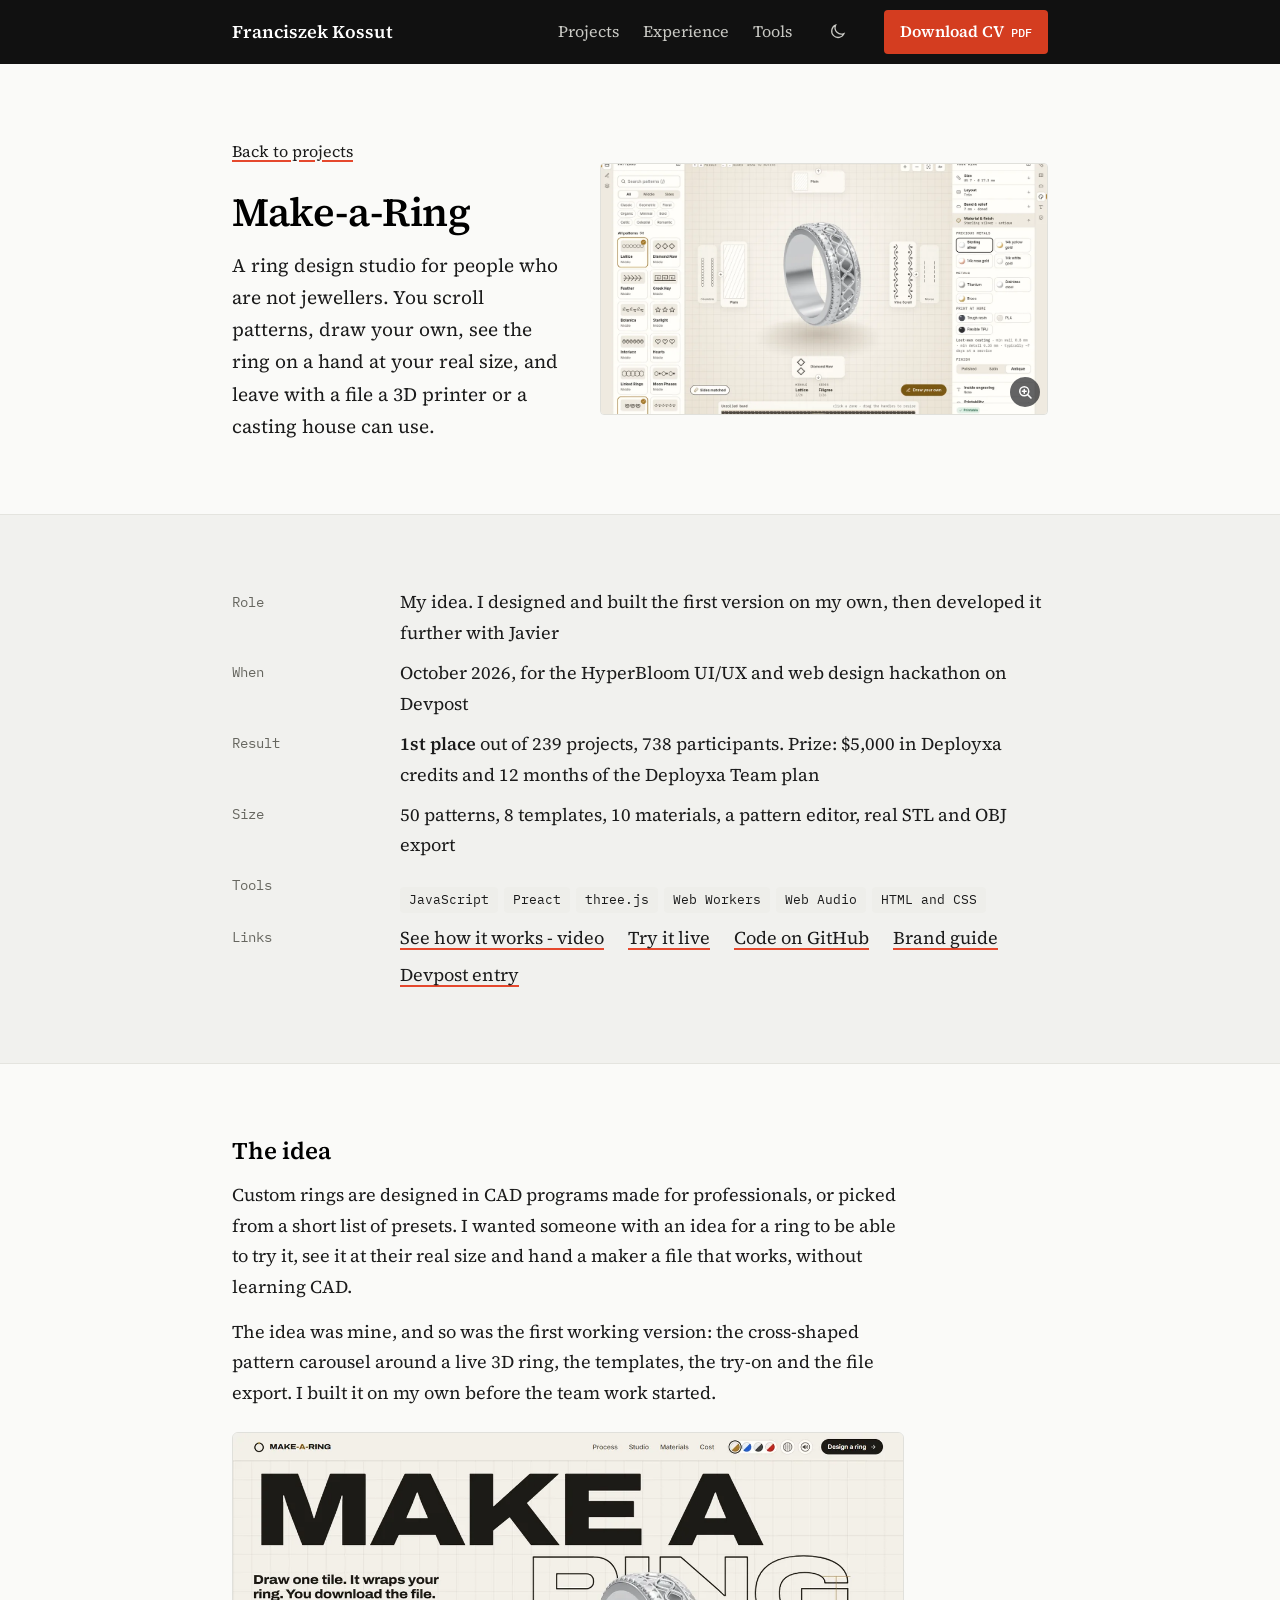
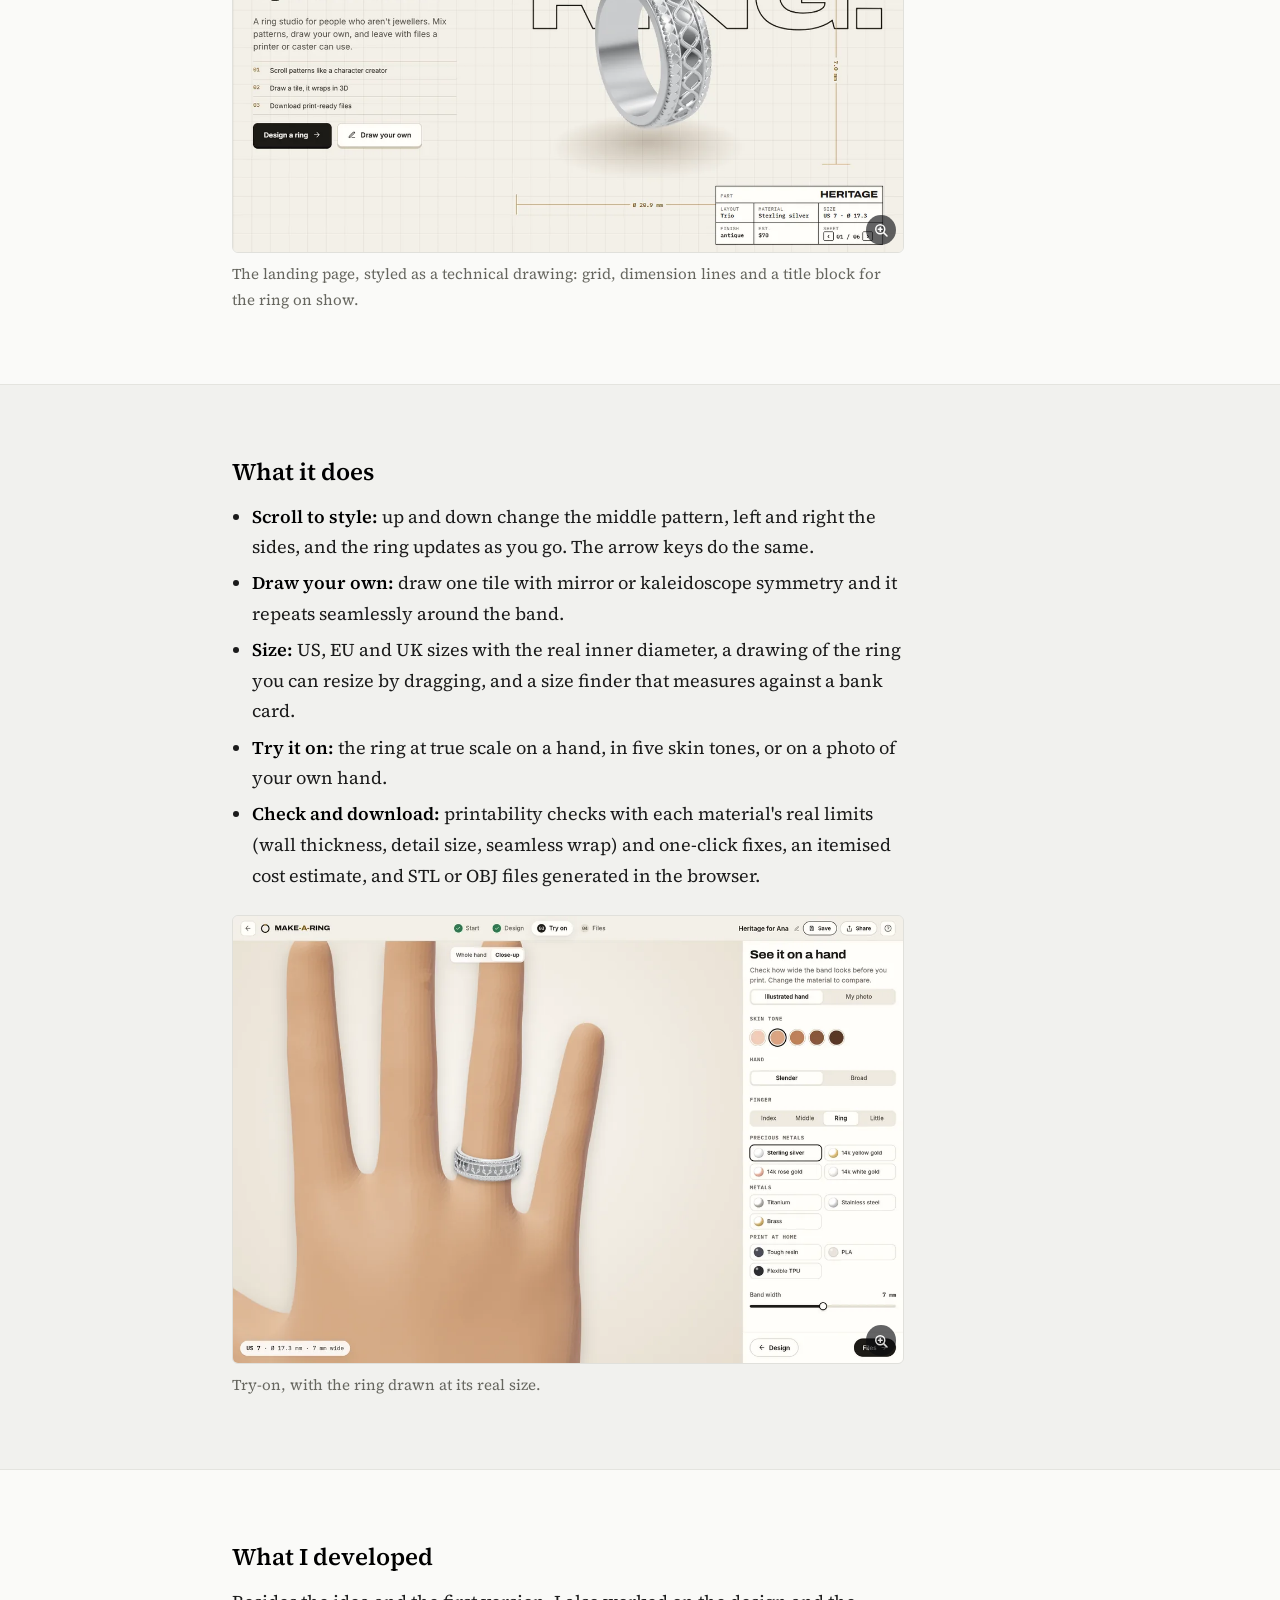
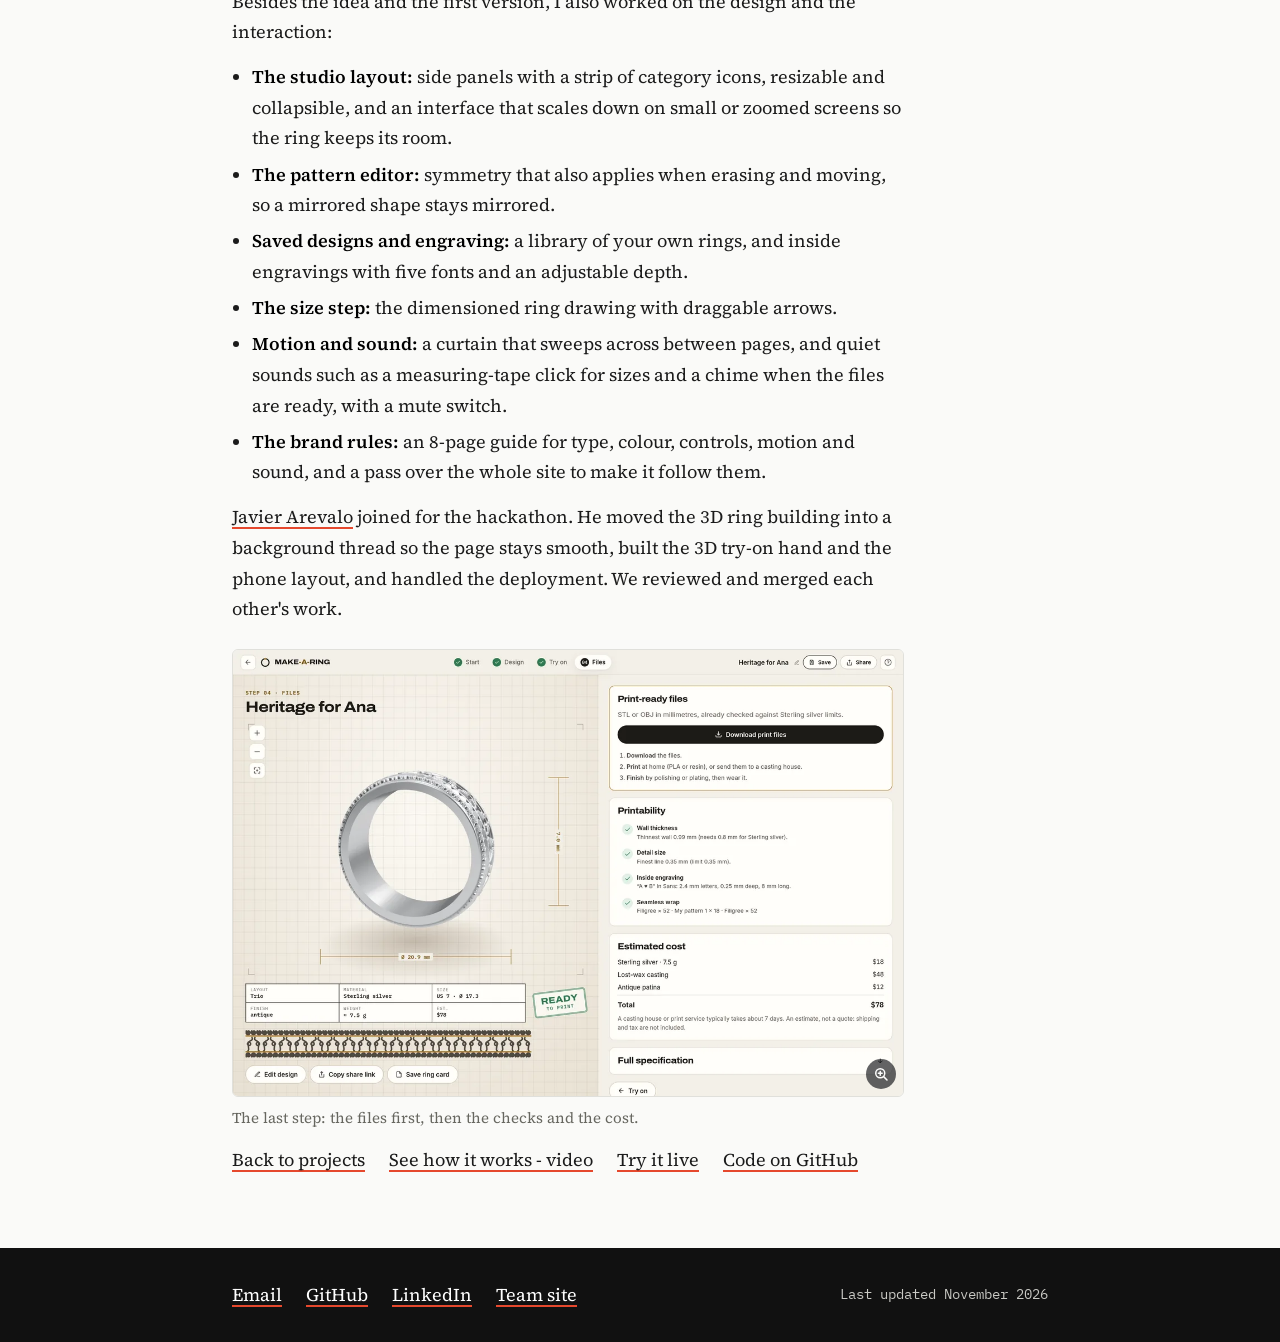
<file: make-a-ring/index.html>
<!doctype html>
<html lang="en">
<head>
<meta charset="utf-8">
<meta name="viewport" content="width=device-width, initial-scale=1">
<title>Make-a-Ring · Franciszek Kossut</title>
<meta name="description" content="Make-a-Ring, a ring design studio in the browser: scroll patterns, draw your own, try it on a hand and download a print-ready file. My idea, and the 1st place winner of the HyperBloom October 2026 UI/UX hackathon.">
<link rel="icon" href="/favicon.svg" type="image/svg+xml">
<link rel="preload" href="/assets/fonts/serif-400-latin.woff2" as="font" type="font/woff2" crossorigin>
<link rel="stylesheet" href="/assets/site.css?v=20261117d">
<script>try{var t=localStorage.getItem("theme");if(t)document.documentElement.dataset.theme=t}catch(e){}</script>
</head>
<body>
<a class="skip" href="#main">Skip to content</a>

<header class="site-header">
  <div class="wrap">
    <a class="site-name" href="/">Franciszek Kossut</a>
    <nav class="site-nav" aria-label="Main">
      <a href="/#projects">Projects</a>
      <a class="nav-extra" href="/#experience">Experience</a>
      <a class="nav-extra" href="/#tools">Tools</a>
    </nav>
    <button class="theme-toggle" type="button" aria-label="Switch theme">
      <svg class="icon-moon" viewBox="0 0 24 24" fill="none" stroke="currentColor" stroke-width="1.6" aria-hidden="true"><path d="M20 14.5A8 8 0 0 1 9.5 4a8 8 0 1 0 10.5 10.5Z"/></svg>
      <svg class="icon-sun" viewBox="0 0 24 24" fill="none" stroke="currentColor" stroke-width="1.6" aria-hidden="true"><circle cx="12" cy="12" r="4"/><path d="M12 2.5v2M12 19.5v2M2.5 12h2M19.5 12h2M5.3 5.3l1.4 1.4M17.3 17.3l1.4 1.4M5.3 18.7l1.4-1.4M17.3 6.7l1.4-1.4"/></svg>
    </button>
    <a class="cv-button" href="/Franciszek_Kossut_CV.pdf" download title="PDF, 77 KB"><span class="cv-long">Download CV</span><span class="cv-short">CV</span><span class="mono">PDF</span></a>
  </div>
</header>

<main id="main">

  <section class="band">
    <div class="wrap">
      <div class="page-top">
        <div>
          <a class="back" href="/#make-a-ring">Back to projects</a>
          <h1>Make-a-Ring</h1>
          <p class="lead">A ring design studio for people who are not jewellers. You scroll patterns, draw your own, see the ring on a hand at your real size, and leave with a file a 3D printer or a casting house can use.</p>
        </div>
        <figure class="top-shot"><a class="zoom" href="/img/makearing-studio.webp"><img src="/img/makearing-studio.webp" width="448" height="252" alt="The Make-a-Ring studio: a 3D ring in the middle surrounded by pattern cards, with the pattern library and size settings at the sides."></a></figure>
      </div>
    </div>
  </section>

  <section class="band band-alt" aria-label="Summary">
    <div class="wrap">
      <dl class="summary">
        <dt>Role</dt><dd>My idea. I designed and built the first version on my own, then developed it further with Javier</dd>
        <dt>When</dt><dd>October 2026, for the HyperBloom UI/UX and web design hackathon on Devpost</dd>
        <dt>Result</dt><dd><strong>1st place</strong> out of 239 projects, 738 participants. Prize: $5,000 in Deployxa credits and 12 months of the Deployxa Team plan</dd>
        <dt>Size</dt><dd>50 patterns, 8 templates, 10 materials, a pattern editor, real STL and OBJ export</dd>
        <dt>Tools</dt><dd><ul class="tags"><li>JavaScript</li><li>Preact</li><li>three.js</li><li>Web Workers</li><li>Web Audio</li><li>HTML and CSS</li></ul></dd>
        <dt>Links</dt><dd class="item-links flush"><a href="https://www.youtube.com/watch?v=vbq_CKkNmOE">See how it works - video</a><a href="/make-a-ring/app/">Try it live</a><a href="https://github.com/FearedLynx/make-a-ring">Code on GitHub</a><a href="/make-a-ring/app/brand/brand-guide.html">Brand guide</a><a href="https://devpost.com/software/make-a-ring">Devpost entry</a></dd>
      </dl>
    </div>
  </section>

  <section class="band">
    <div class="wrap prose">
      <h2>The idea</h2>
      <p>Custom rings are designed in CAD programs made for professionals, or picked from a short list of presets. I wanted someone with an idea for a ring to be able to try it, see it at their real size and hand a maker a file that works, without learning CAD.</p>
      <p>The idea was mine, and so was the first working version: the cross-shaped pattern carousel around a live 3D ring, the templates, the try-on and the file export. I built it on my own before the team work started.</p>
      <figure class="shot wide">
        <a class="zoom" href="/img/makearing-landing.webp"><img src="/img/makearing-landing.webp" width="1200" height="750" alt="Make-a-Ring landing page: a large MAKE A RING wordmark with a silver 3D ring crossing it, dimension lines and a title block listing the ring's layout, material, size and price." loading="lazy"></a>
        <figcaption>The landing page, styled as a technical drawing: grid, dimension lines and a title block for the ring on show.</figcaption>
      </figure>
    </div>
  </section>

  <section class="band band-alt">
    <div class="wrap prose">
      <h2>What it does</h2>
      <ul>
        <li><strong>Scroll to style:</strong> up and down change the middle pattern, left and right the sides, and the ring updates as you go. The arrow keys do the same.</li>
        <li><strong>Draw your own:</strong> draw one tile with mirror or kaleidoscope symmetry and it repeats seamlessly around the band.</li>
        <li><strong>Size:</strong> US, EU and UK sizes with the real inner diameter, a drawing of the ring you can resize by dragging, and a size finder that measures against a bank card.</li>
        <li><strong>Try it on:</strong> the ring at true scale on a hand, in five skin tones, or on a photo of your own hand.</li>
        <li><strong>Check and download:</strong> printability checks with each material's real limits (wall thickness, detail size, seamless wrap) and one-click fixes, an itemised cost estimate, and STL or OBJ files generated in the browser.</li>
      </ul>
      <figure class="shot wide">
        <a class="zoom" href="/img/makearing-tryon.webp"><img src="/img/makearing-tryon.webp" width="1200" height="800" alt="Try-on screen: a silver ring on the ring finger of a 3D hand, with skin tone, hand shape, finger and material options on the right." loading="lazy"></a>
        <figcaption>Try-on, with the ring drawn at its real size.</figcaption>
      </figure>
    </div>
  </section>

  <section class="band">
    <div class="wrap prose">
      <h2>What I developed</h2>
      <p>Besides the idea and the first version, I also worked on the design and the interaction:</p>
      <ul>
        <li><strong>The studio layout:</strong> side panels with a strip of category icons, resizable and collapsible, and an interface that scales down on small or zoomed screens so the ring keeps its room.</li>
        <li><strong>The pattern editor:</strong> symmetry that also applies when erasing and moving, so a mirrored shape stays mirrored.</li>
        <li><strong>Saved designs and engraving:</strong> a library of your own rings, and inside engravings with five fonts and an adjustable depth.</li>
        <li><strong>The size step:</strong> the dimensioned ring drawing with draggable arrows.</li>
        <li><strong>Motion and sound:</strong> a curtain that sweeps across between pages, and quiet sounds such as a measuring-tape click for sizes and a chime when the files are ready, with a mute switch.</li>
        <li><strong>The brand rules:</strong> an 8-page guide for type, colour, controls, motion and sound, and a pass over the whole site to make it follow them.</li>
      </ul>
      <p><a href="https://github.com/emermelada">Javier Arevalo</a> joined for the hackathon. He moved the 3D ring building into a background thread so the page stays smooth, built the 3D try-on hand and the phone layout, and handled the deployment. We reviewed and merged each other's work.</p>
      <figure class="shot wide">
        <a class="zoom" href="/img/makearing-review.webp"><img src="/img/makearing-review.webp" width="1200" height="800" alt="Files screen: the 3D ring with its dimensions and a title block of specs on the left; on the right a download card, printability checks and the cost estimate." loading="lazy"></a>
        <figcaption>The last step: the files first, then the checks and the cost.</figcaption>
      </figure>
      <p class="item-links">
        <a href="/#projects">Back to projects</a>
        <a href="https://www.youtube.com/watch?v=vbq_CKkNmOE">See how it works - video</a>
        <a href="/make-a-ring/app/">Try it live</a>
        <a href="https://github.com/FearedLynx/make-a-ring">Code on GitHub</a>
      </p>
    </div>
  </section>

</main>

<footer class="site-footer">
  <div class="wrap">
    <p class="links">
      <a href="mailto:fkossut.inter@gmail.com">Email</a>
      <a href="https://github.com/FearedLynx">GitHub</a>
      <a href="https://www.linkedin.com/in/franciszek-kossut-1967633a8/">LinkedIn</a>
      <a href="https://elysasecret.com">Team site</a>
    </p>
    <p class="mono">Last updated November 2026</p>
  </div>
</footer>

<script src="/assets/theme.js"></script>
<script src="/assets/zoom.js"></script>
</body>
</html>
</file>
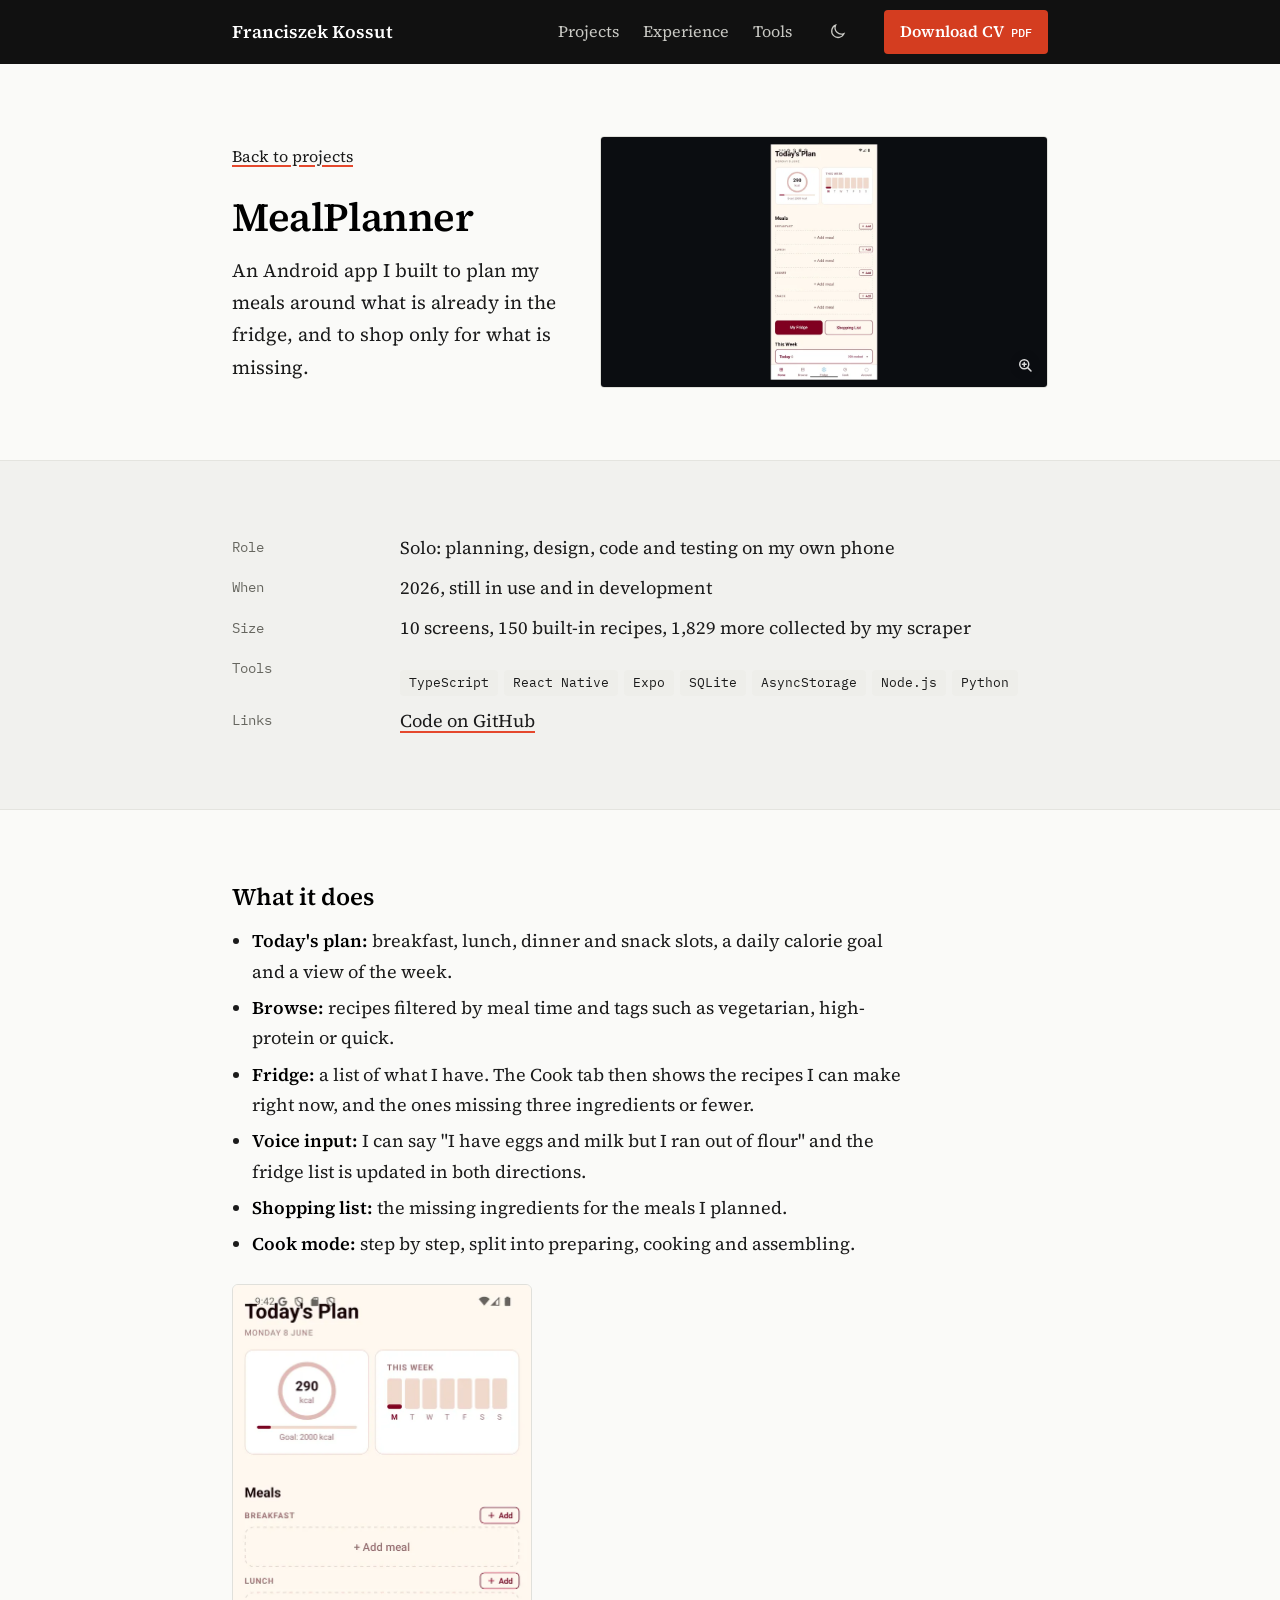
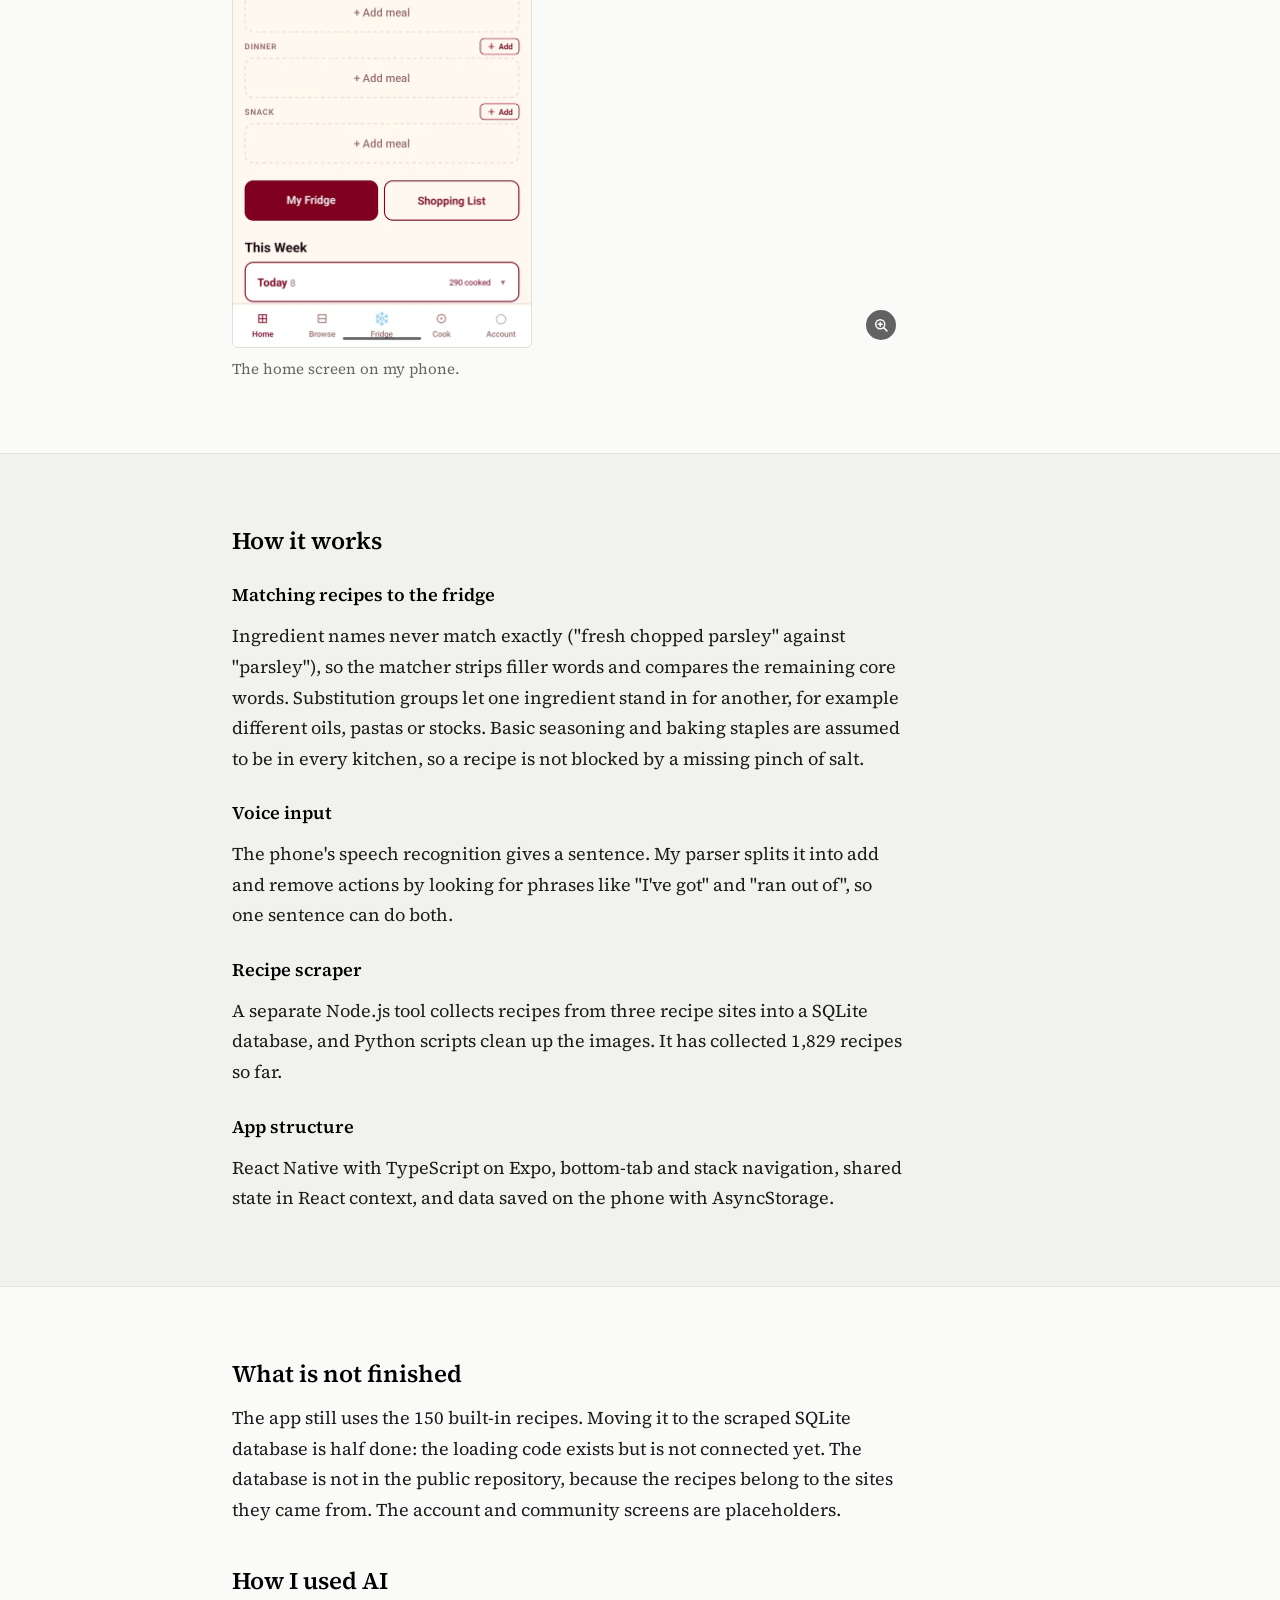
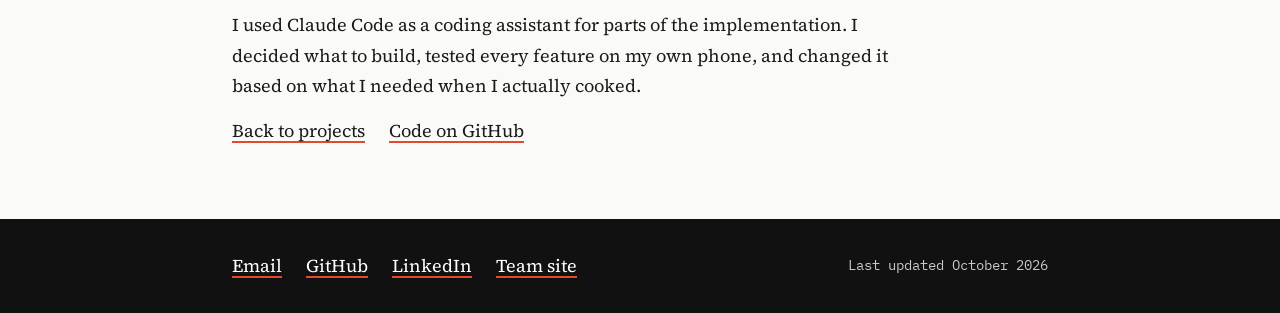
<file: mealplanner/index.html>
<!doctype html>
<html lang="en">
<head>
<meta charset="utf-8">
<meta name="viewport" content="width=device-width, initial-scale=1">
<title>MealPlanner · Franciszek Kossut</title>
<meta name="description" content="MealPlanner, an Android app for planning meals around what is in the fridge. React Native, TypeScript, Expo, SQLite.">
<link rel="icon" href="/favicon.svg" type="image/svg+xml">
<link rel="preload" href="/assets/fonts/serif-400-latin.woff2" as="font" type="font/woff2" crossorigin>
<link rel="stylesheet" href="/assets/site.css?v=20261117d">
<script>try{var t=localStorage.getItem("theme");if(t)document.documentElement.dataset.theme=t}catch(e){}</script>
</head>
<body>
<a class="skip" href="#main">Skip to content</a>

<header class="site-header">
  <div class="wrap">
    <a class="site-name" href="/">Franciszek Kossut</a>
    <nav class="site-nav" aria-label="Main">
      <a href="/#projects">Projects</a>
      <a class="nav-extra" href="/#experience">Experience</a>
      <a class="nav-extra" href="/#tools">Tools</a>
    </nav>
    <button class="theme-toggle" type="button" aria-label="Switch theme">
      <svg class="icon-moon" viewBox="0 0 24 24" fill="none" stroke="currentColor" stroke-width="1.6" aria-hidden="true"><path d="M20 14.5A8 8 0 0 1 9.5 4a8 8 0 1 0 10.5 10.5Z"/></svg>
      <svg class="icon-sun" viewBox="0 0 24 24" fill="none" stroke="currentColor" stroke-width="1.6" aria-hidden="true"><circle cx="12" cy="12" r="4"/><path d="M12 2.5v2M12 19.5v2M2.5 12h2M19.5 12h2M5.3 5.3l1.4 1.4M17.3 17.3l1.4 1.4M5.3 18.7l1.4-1.4M17.3 6.7l1.4-1.4"/></svg>
    </button>
    <a class="cv-button" href="/Franciszek_Kossut_CV.pdf" download title="PDF, 77 KB"><span class="cv-long">Download CV</span><span class="cv-short">CV</span><span class="mono">PDF</span></a>
  </div>
</header>

<main id="main">

  <section class="band">
    <div class="wrap">
      <div class="page-top">
        <div>
          <a class="back" href="/#mealplanner">Back to projects</a>
          <h1>MealPlanner</h1>
          <p class="lead">An Android app I built to plan my meals around what is already in the fridge, and to shop only for what is missing.</p>
        </div>
        <figure class="top-shot"><a class="zoom" href="/img/mealplanner-card.webp"><img src="/img/mealplanner-card.webp" width="448" height="252" alt="MealPlanner home screen on a phone: calories eaten today, the week, and meal slots for breakfast, lunch and dinner."></a></figure>
      </div>
    </div>
  </section>

  <section class="band band-alt" aria-label="Summary">
    <div class="wrap">
      <dl class="summary">
        <dt>Role</dt><dd>Solo: planning, design, code and testing on my own phone</dd>
        <dt>When</dt><dd>2026, still in use and in development</dd>
        <dt>Size</dt><dd>10 screens, 150 built-in recipes, 1,829 more collected by my scraper</dd>
        <dt>Tools</dt><dd><ul class="tags"><li>TypeScript</li><li>React Native</li><li>Expo</li><li>SQLite</li><li>AsyncStorage</li><li>Node.js</li><li>Python</li></ul></dd>
        <dt>Links</dt><dd class="item-links flush"><a href="https://github.com/FearedLynx/MyFridgeApp">Code on GitHub</a></dd>
      </dl>
    </div>
  </section>

  <section class="band">
    <div class="wrap prose">
      <h2>What it does</h2>
      <ul>
        <li><strong>Today's plan:</strong> breakfast, lunch, dinner and snack slots, a daily calorie goal and a view of the week.</li>
        <li><strong>Browse:</strong> recipes filtered by meal time and tags such as vegetarian, high-protein or quick.</li>
        <li><strong>Fridge:</strong> a list of what I have. The Cook tab then shows the recipes I can make right now, and the ones missing three ingredients or fewer.</li>
        <li><strong>Voice input:</strong> I can say "I have eggs and milk but I ran out of flour" and the fridge list is updated in both directions.</li>
        <li><strong>Shopping list:</strong> the missing ingredients for the meals I planned.</li>
        <li><strong>Cook mode:</strong> step by step, split into preparing, cooking and assembling.</li>
      </ul>
      <figure class="shot">
        <a class="zoom" href="/img/mealplanner-home.webp"><img src="/img/mealplanner-home.webp" width="600" height="1333" alt="MealPlanner home screen: calories eaten today, the week, and empty meal slots for breakfast, lunch, dinner and snack." loading="lazy"></a>
        <figcaption>The home screen on my phone.</figcaption>
      </figure>
    </div>
  </section>

  <section class="band band-alt">
    <div class="wrap prose">
      <h2>How it works</h2>
      <h3>Matching recipes to the fridge</h3>
      <p>Ingredient names never match exactly ("fresh chopped parsley" against "parsley"), so the matcher strips filler words and compares the remaining core words. Substitution groups let one ingredient stand in for another, for example different oils, pastas or stocks. Basic seasoning and baking staples are assumed to be in every kitchen, so a recipe is not blocked by a missing pinch of salt.</p>
      <h3>Voice input</h3>
      <p>The phone's speech recognition gives a sentence. My parser splits it into add and remove actions by looking for phrases like "I've got" and "ran out of", so one sentence can do both.</p>
      <h3>Recipe scraper</h3>
      <p>A separate Node.js tool collects recipes from three recipe sites into a SQLite database, and Python scripts clean up the images. It has collected 1,829 recipes so far.</p>
      <h3>App structure</h3>
      <p>React Native with TypeScript on Expo, bottom-tab and stack navigation, shared state in React context, and data saved on the phone with AsyncStorage.</p>
    </div>
  </section>

  <section class="band">
    <div class="wrap prose">
      <h2>What is not finished</h2>
      <p>The app still uses the 150 built-in recipes. Moving it to the scraped SQLite database is half done: the loading code exists but is not connected yet. The database is not in the public repository, because the recipes belong to the sites they came from. The account and community screens are placeholders.</p>
      <h2 class="gap-top">How I used AI</h2>
      <p>I used Claude Code as a coding assistant for parts of the implementation. I decided what to build, tested every feature on my own phone, and changed it based on what I needed when I actually cooked.</p>
      <p class="item-links">
        <a href="/#projects">Back to projects</a>
        <a href="https://github.com/FearedLynx/MyFridgeApp">Code on GitHub</a>
      </p>
    </div>
  </section>

</main>

<footer class="site-footer">
  <div class="wrap">
    <p class="links">
      <a href="mailto:fkossut.inter@gmail.com">Email</a>
      <a href="https://github.com/FearedLynx">GitHub</a>
      <a href="https://www.linkedin.com/in/franciszek-kossut-1967633a8/">LinkedIn</a>
      <a href="https://elysasecret.com">Team site</a>
    </p>
    <p class="mono">Last updated October 2026</p>
  </div>
</footer>

<script src="/assets/theme.js"></script>
<script src="/assets/zoom.js"></script>
</body>
</html>
</file>
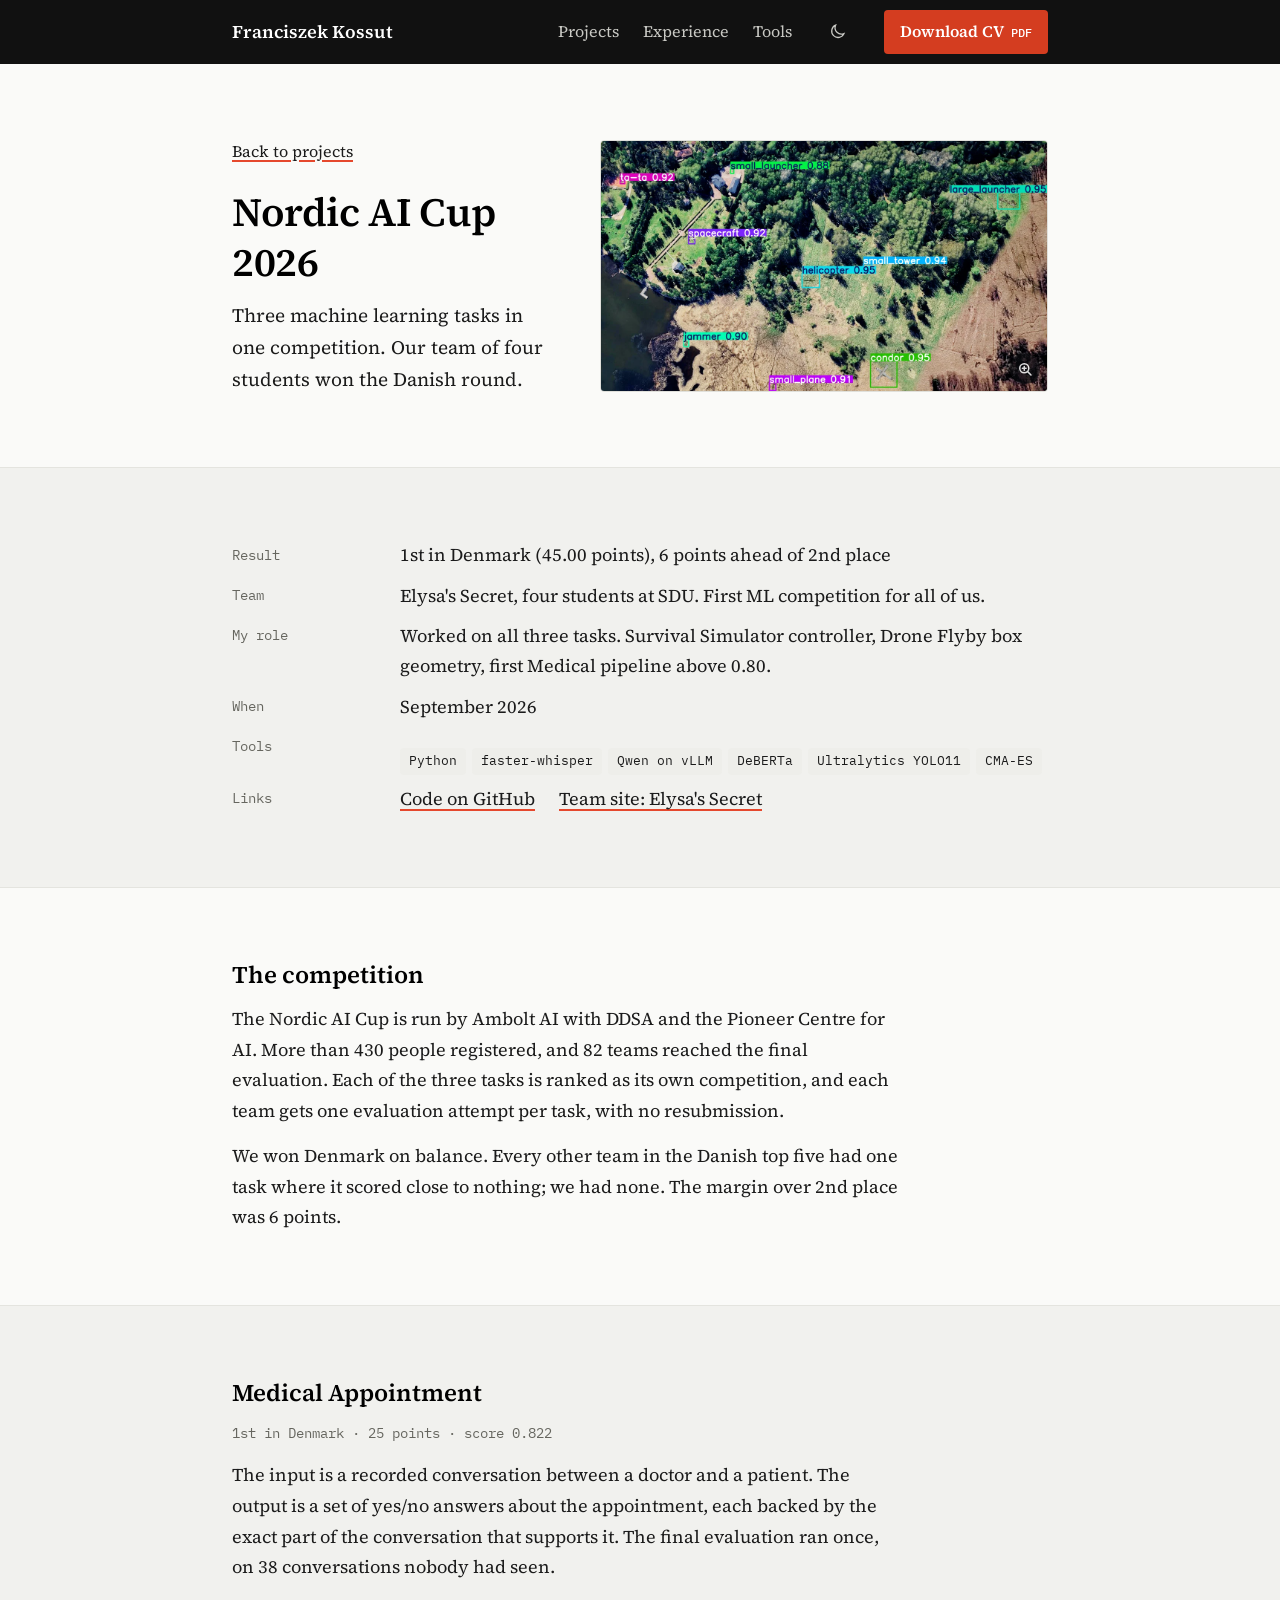
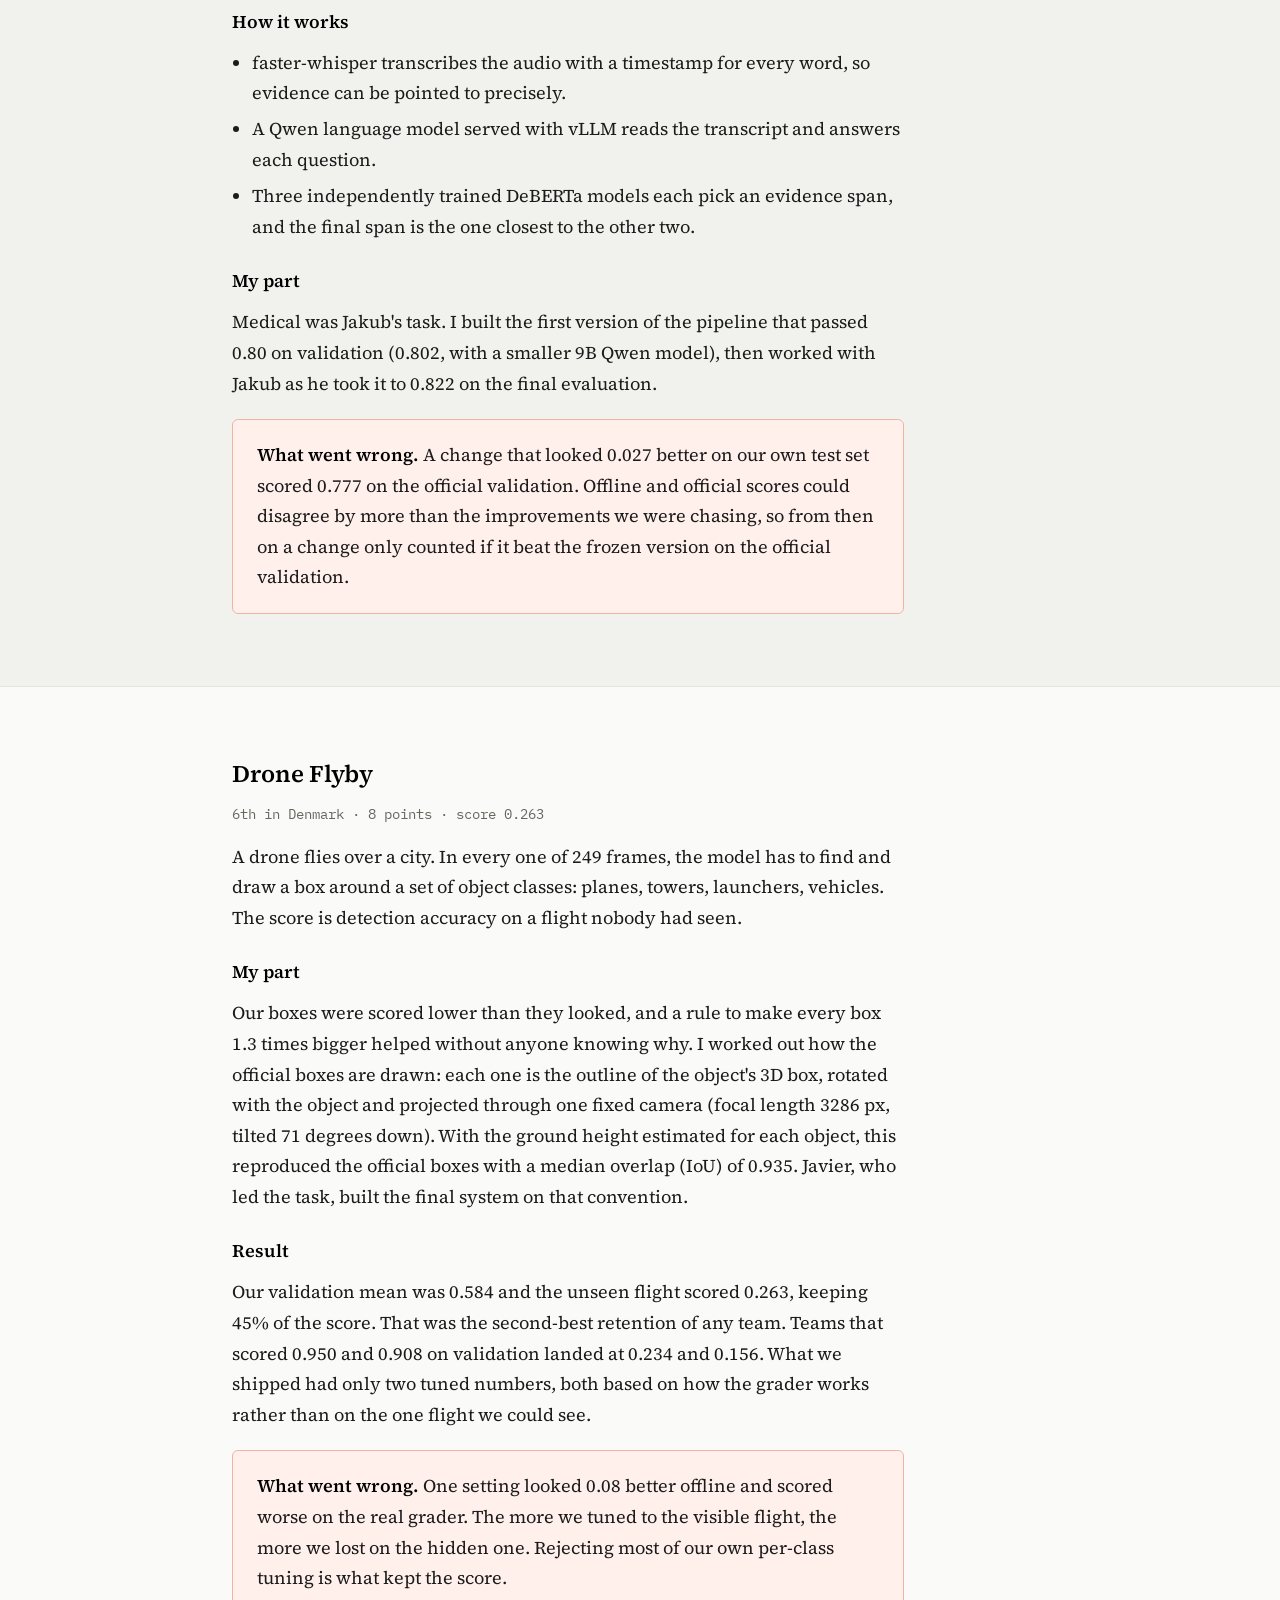
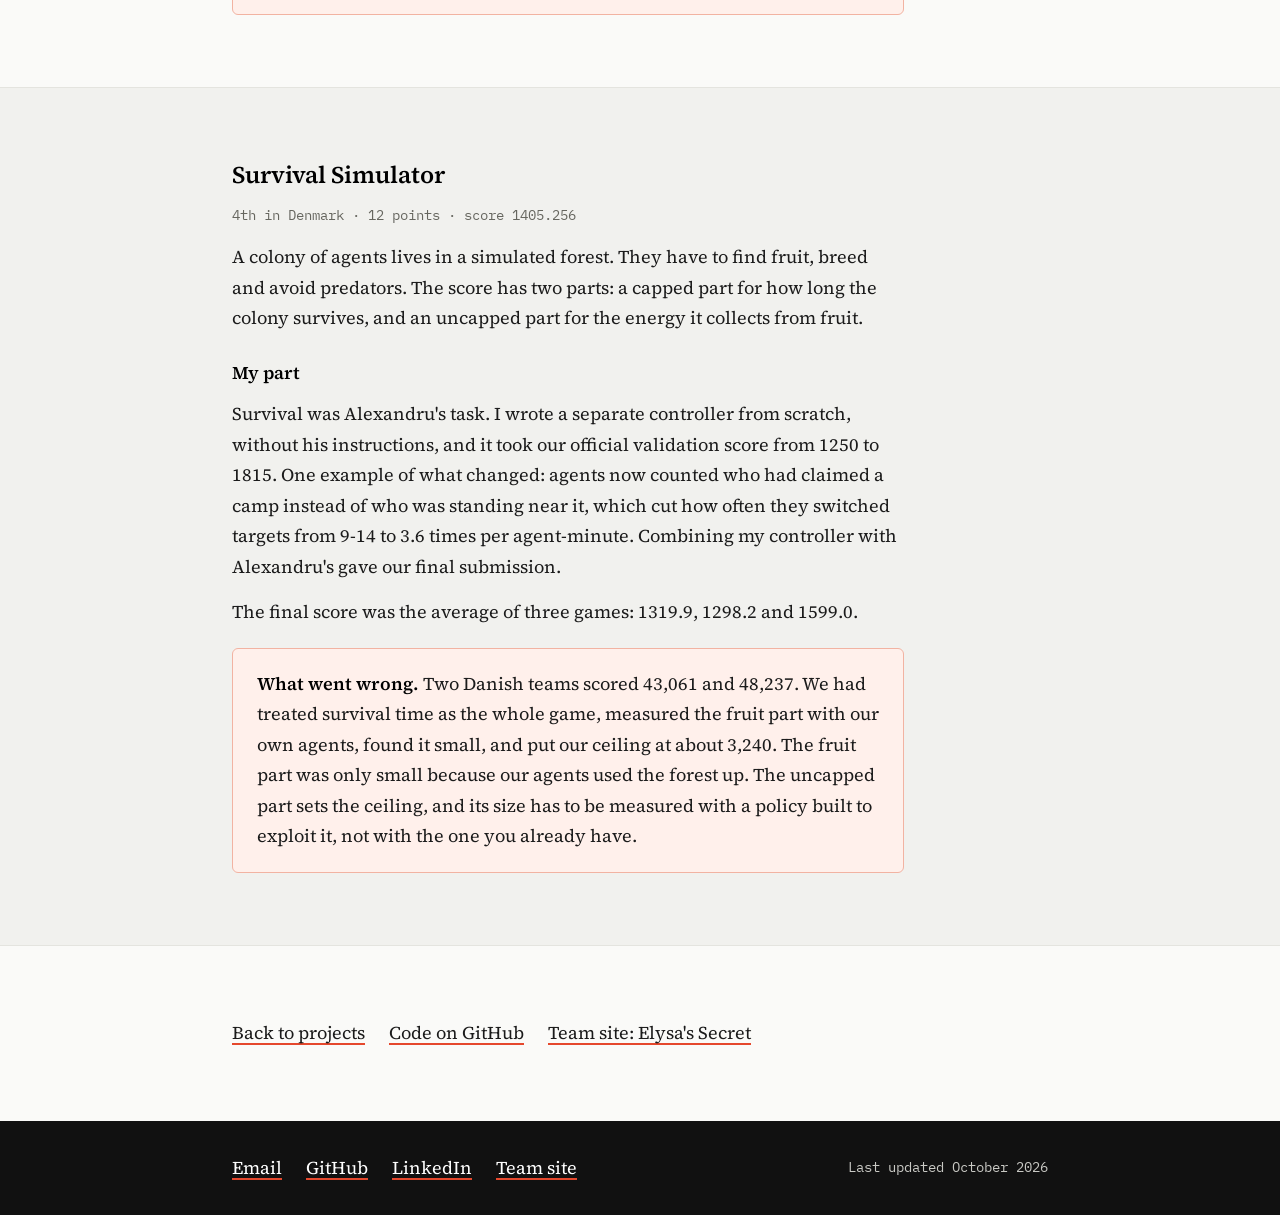
<file: nordic-ai-cup/index.html>
<!doctype html>
<html lang="en">
<head>
<meta charset="utf-8">
<meta name="viewport" content="width=device-width, initial-scale=1">
<title>Nordic AI Cup 2026 · Franciszek Kossut</title>
<meta name="description" content="How team Elysa's Secret won the Danish round of the Nordic AI Cup 2026, and what I did on each of the three tasks.">
<link rel="icon" href="/favicon.svg" type="image/svg+xml">
<link rel="preload" href="/assets/fonts/serif-400-latin.woff2" as="font" type="font/woff2" crossorigin>
<link rel="stylesheet" href="/assets/site.css?v=20261117d">
<script>try{var t=localStorage.getItem("theme");if(t)document.documentElement.dataset.theme=t}catch(e){}</script>
</head>
<body>
<a class="skip" href="#main">Skip to content</a>

<header class="site-header">
  <div class="wrap">
    <a class="site-name" href="/">Franciszek Kossut</a>
    <nav class="site-nav" aria-label="Main">
      <a href="/#projects">Projects</a>
      <a class="nav-extra" href="/#experience">Experience</a>
      <a class="nav-extra" href="/#tools">Tools</a>
    </nav>
    <button class="theme-toggle" type="button" aria-label="Switch theme">
      <svg class="icon-moon" viewBox="0 0 24 24" fill="none" stroke="currentColor" stroke-width="1.6" aria-hidden="true"><path d="M20 14.5A8 8 0 0 1 9.5 4a8 8 0 1 0 10.5 10.5Z"/></svg>
      <svg class="icon-sun" viewBox="0 0 24 24" fill="none" stroke="currentColor" stroke-width="1.6" aria-hidden="true"><circle cx="12" cy="12" r="4"/><path d="M12 2.5v2M12 19.5v2M2.5 12h2M19.5 12h2M5.3 5.3l1.4 1.4M17.3 17.3l1.4 1.4M5.3 18.7l1.4-1.4M17.3 6.7l1.4-1.4"/></svg>
    </button>
    <a class="cv-button" href="/Franciszek_Kossut_CV.pdf" download title="PDF, 77 KB"><span class="cv-long">Download CV</span><span class="cv-short">CV</span><span class="mono">PDF</span></a>
  </div>
</header>

<main id="main">

  <section class="band">
    <div class="wrap">
      <div class="page-top">
        <div>
          <a class="back" href="/#nordic-ai-cup">Back to projects</a>
          <h1>Nordic AI Cup 2026</h1>
          <p class="lead">Three machine learning tasks in one competition. Our team of four students won the Danish round.</p>
        </div>
        <figure class="top-shot"><a class="zoom" href="/img/nordic-drone.webp"><img src="/img/nordic-drone.webp" width="448" height="252" alt="A real Helsinki drone frame with our YOLO11 model's detections drawn on: helicopter, condor, jammer, launchers and other objects, each with its confidence."></a></figure>
      </div>
    </div>
  </section>

  <section class="band band-alt" aria-label="Summary">
    <div class="wrap">
      <dl class="summary">
        <dt>Result</dt><dd>1st in Denmark (45.00 points), 6 points ahead of 2nd place</dd>
        <dt>Team</dt><dd>Elysa's Secret, four students at SDU. First ML competition for all of us.</dd>
        <dt>My role</dt><dd>Worked on all three tasks. Survival Simulator controller, Drone Flyby box geometry, first Medical pipeline above 0.80.</dd>
        <dt>When</dt><dd>September 2026</dd>
        <dt>Tools</dt><dd><ul class="tags"><li>Python</li><li>faster-whisper</li><li>Qwen on vLLM</li><li>DeBERTa</li><li>Ultralytics YOLO11</li><li>CMA-ES</li></ul></dd>
        <dt>Links</dt><dd class="item-links flush"><a href="https://github.com/emermelada/nordic-ai-cup">Code on GitHub</a><a href="https://elysasecret.com">Team site: Elysa's Secret</a></dd>
      </dl>
    </div>
  </section>

  <section class="band">
    <div class="wrap prose">
      <h2>The competition</h2>
      <p>The Nordic AI Cup is run by Ambolt AI with DDSA and the Pioneer Centre for AI. More than 430 people registered, and 82 teams reached the final evaluation. Each of the three tasks is ranked as its own competition, and each team gets one evaluation attempt per task, with no resubmission.</p>
      <p>We won Denmark on balance. Every other team in the Danish top five had one task where it scored close to nothing; we had none. The margin over 2nd place was 6 points.</p>
    </div>
  </section>

  <section class="band band-alt" id="medical">
    <div class="wrap prose">
      <h2>Medical Appointment</h2>
      <p class="sub">1st in Denmark · 25 points · score 0.822</p>
      <p>The input is a recorded conversation between a doctor and a patient. The output is a set of yes/no answers about the appointment, each backed by the exact part of the conversation that supports it. The final evaluation ran once, on 38 conversations nobody had seen.</p>
      <h3>How it works</h3>
      <ul>
        <li>faster-whisper transcribes the audio with a timestamp for every word, so evidence can be pointed to precisely.</li>
        <li>A Qwen language model served with vLLM reads the transcript and answers each question.</li>
        <li>Three independently trained DeBERTa models each pick an evidence span, and the final span is the one closest to the other two.</li>
      </ul>
      <h3>My part</h3>
      <p>Medical was Jakub's task. I built the first version of the pipeline that passed 0.80 on validation (0.802, with a smaller 9B Qwen model), then worked with Jakub as he took it to 0.822 on the final evaluation.</p>
      <div class="lesson">
        <p><strong>What went wrong.</strong> A change that looked 0.027 better on our own test set scored 0.777 on the official validation. Offline and official scores could disagree by more than the improvements we were chasing, so from then on a change only counted if it beat the frozen version on the official validation.</p>
      </div>
    </div>
  </section>

  <section class="band" id="drone">
    <div class="wrap prose">
      <h2>Drone Flyby</h2>
      <p class="sub">6th in Denmark · 8 points · score 0.263</p>
      <p>A drone flies over a city. In every one of 249 frames, the model has to find and draw a box around a set of object classes: planes, towers, launchers, vehicles. The score is detection accuracy on a flight nobody had seen.</p>
      <h3>My part</h3>
      <p>Our boxes were scored lower than they looked, and a rule to make every box 1.3 times bigger helped without anyone knowing why. I worked out how the official boxes are drawn: each one is the outline of the object's 3D box, rotated with the object and projected through one fixed camera (focal length 3286 px, tilted 71 degrees down). With the ground height estimated for each object, this reproduced the official boxes with a median overlap (IoU) of 0.935. Javier, who led the task, built the final system on that convention.</p>
      <h3>Result</h3>
      <p>Our validation mean was 0.584 and the unseen flight scored 0.263, keeping 45% of the score. That was the second-best retention of any team. Teams that scored 0.950 and 0.908 on validation landed at 0.234 and 0.156. What we shipped had only two tuned numbers, both based on how the grader works rather than on the one flight we could see.</p>
      <div class="lesson">
        <p><strong>What went wrong.</strong> One setting looked 0.08 better offline and scored worse on the real grader. The more we tuned to the visible flight, the more we lost on the hidden one. Rejecting most of our own per-class tuning is what kept the score.</p>
      </div>
    </div>
  </section>

  <section class="band band-alt" id="survival">
    <div class="wrap prose">
      <h2>Survival Simulator</h2>
      <p class="sub">4th in Denmark · 12 points · score 1405.256</p>
      <p>A colony of agents lives in a simulated forest. They have to find fruit, breed and avoid predators. The score has two parts: a capped part for how long the colony survives, and an uncapped part for the energy it collects from fruit.</p>
      <h3>My part</h3>
      <p>Survival was Alexandru's task. I wrote a separate controller from scratch, without his instructions, and it took our official validation score from 1250 to 1815. One example of what changed: agents now counted who had claimed a camp instead of who was standing near it, which cut how often they switched targets from 9-14 to 3.6 times per agent-minute. Combining my controller with Alexandru's gave our final submission.</p>
      <p>The final score was the average of three games: 1319.9, 1298.2 and 1599.0.</p>
      <div class="lesson">
        <p><strong>What went wrong.</strong> Two Danish teams scored 43,061 and 48,237. We had treated survival time as the whole game, measured the fruit part with our own agents, found it small, and put our ceiling at about 3,240. The fruit part was only small because our agents used the forest up. The uncapped part sets the ceiling, and its size has to be measured with a policy built to exploit it, not with the one you already have.</p>
      </div>
    </div>
  </section>

  <section class="band">
    <div class="wrap">
      <p class="item-links flush">
        <a href="/#projects">Back to projects</a>
        <a href="https://github.com/emermelada/nordic-ai-cup">Code on GitHub</a>
        <a href="https://elysasecret.com">Team site: Elysa's Secret</a>
      </p>
    </div>
  </section>

</main>

<footer class="site-footer">
  <div class="wrap">
    <p class="links">
      <a href="mailto:fkossut.inter@gmail.com">Email</a>
      <a href="https://github.com/FearedLynx">GitHub</a>
      <a href="https://www.linkedin.com/in/franciszek-kossut-1967633a8/">LinkedIn</a>
      <a href="https://elysasecret.com">Team site</a>
    </p>
    <p class="mono">Last updated October 2026</p>
  </div>
</footer>

<script src="/assets/theme.js"></script>
<script src="/assets/zoom.js"></script>
</body>
</html>
</file>
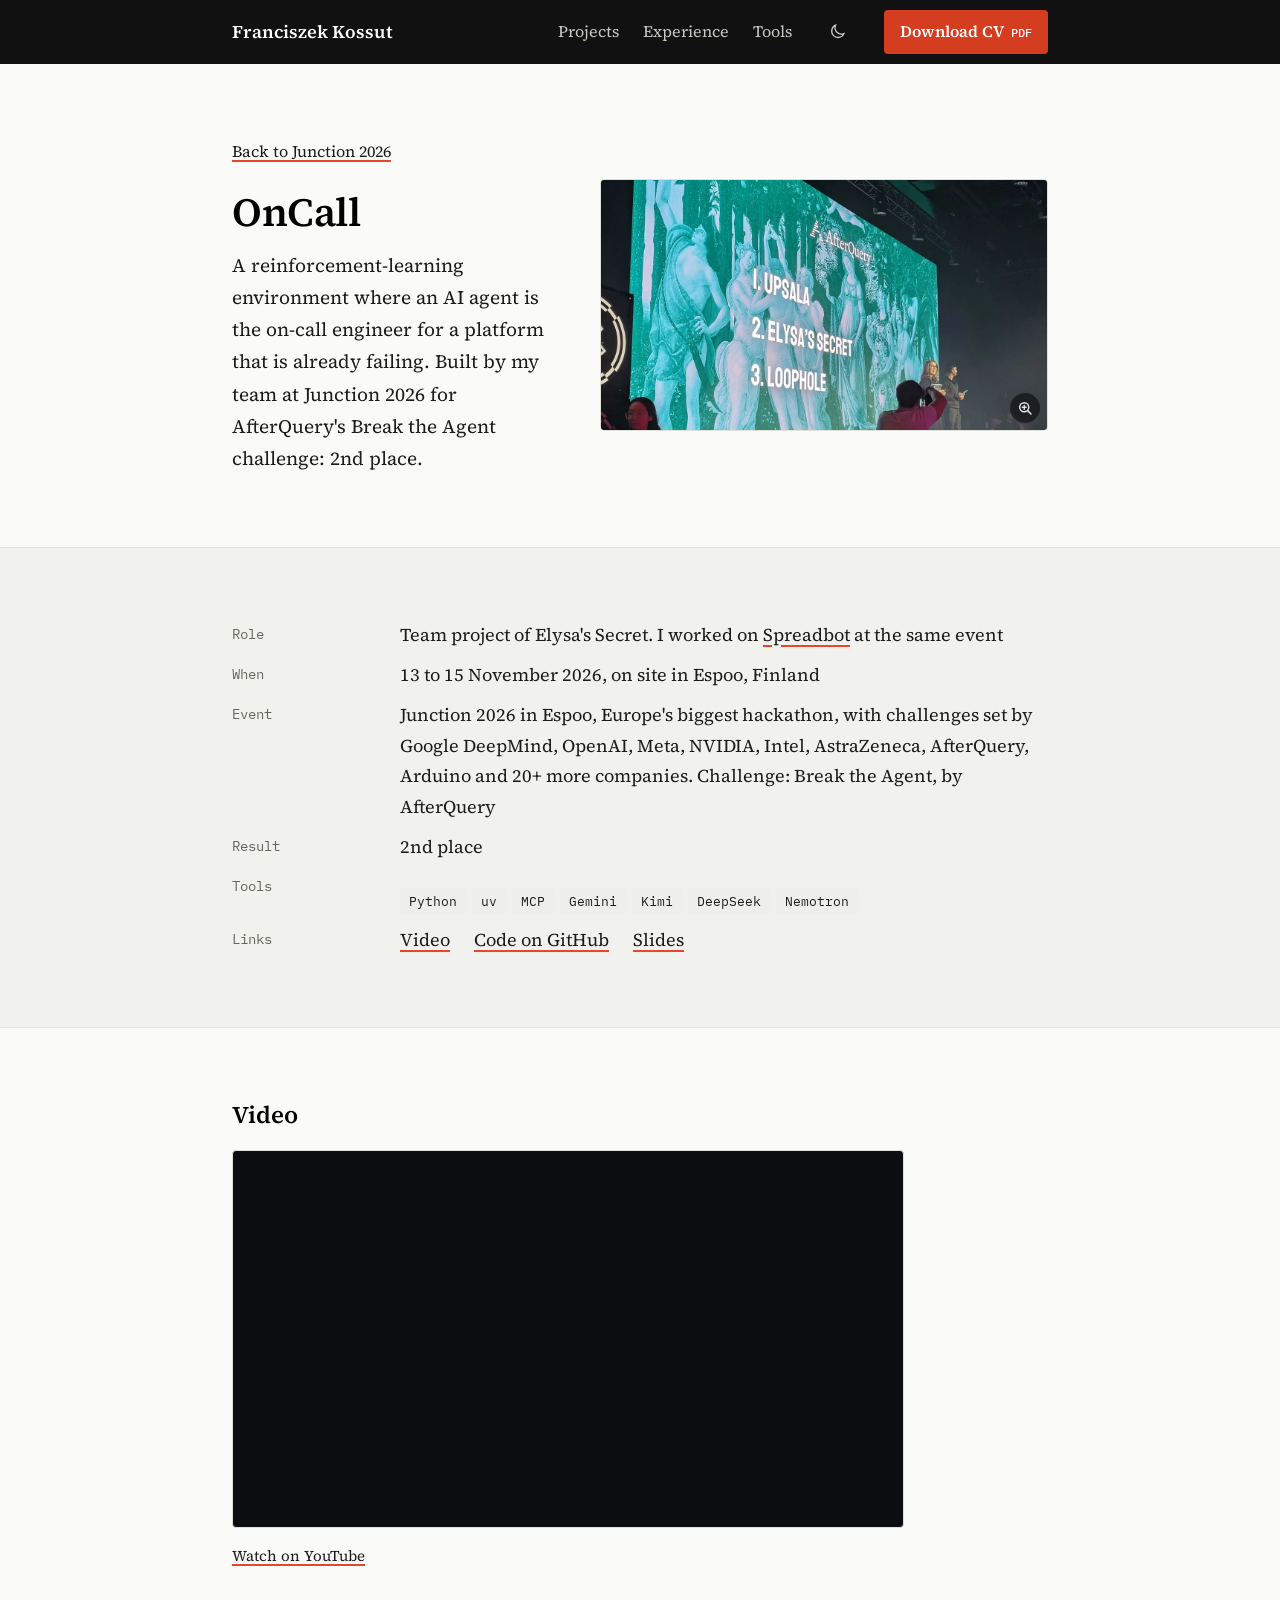
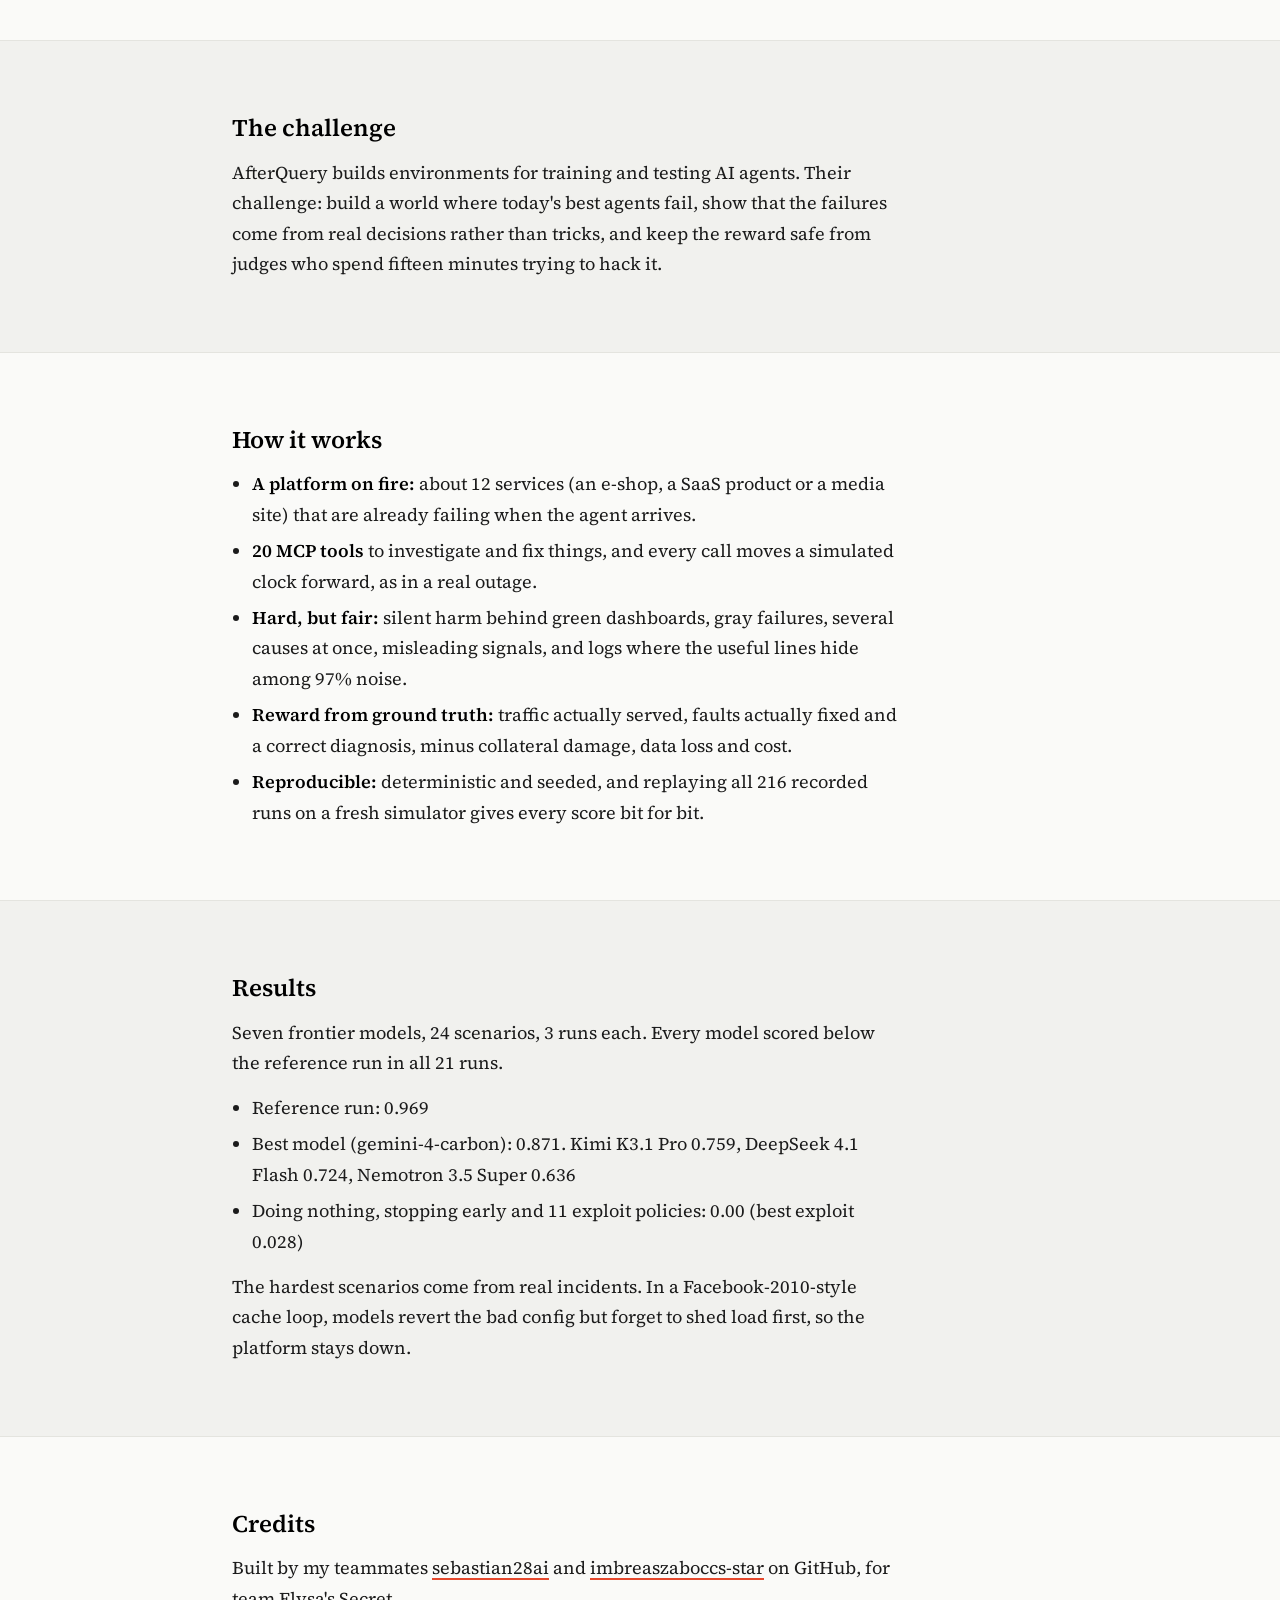
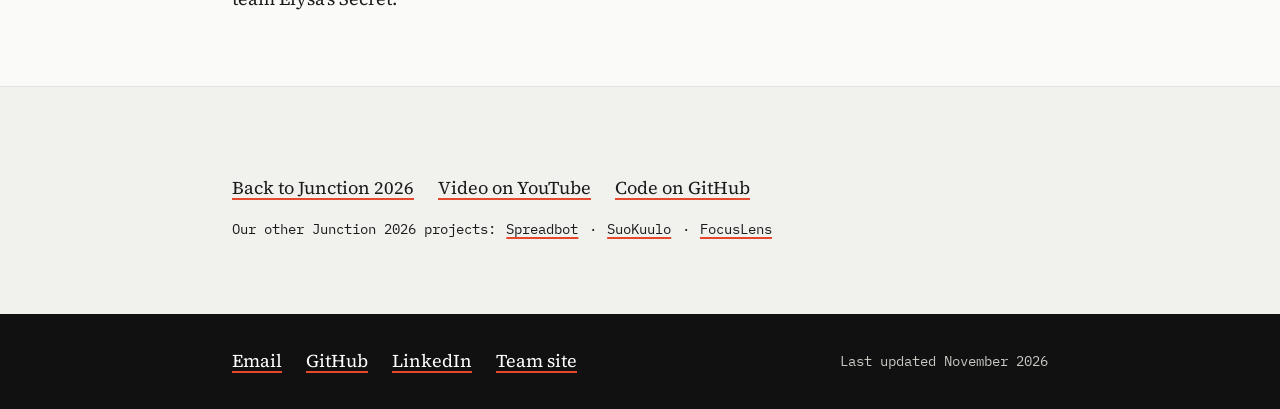
<file: oncall/index.html>
<!doctype html>
<html lang="en">
<head>
<meta charset="utf-8">
<meta name="viewport" content="width=device-width, initial-scale=1">
<title>OnCall · Franciszek Kossut</title>
<meta name="description" content="OnCall, built by team Elysa's Secret at Junction 2026: a reinforcement-learning environment where an AI agent is the on-call engineer for a failing platform. 2nd place in AfterQuery's Break the Agent challenge.">
<link rel="icon" href="/favicon.svg" type="image/svg+xml">
<link rel="preload" href="/assets/fonts/serif-400-latin.woff2" as="font" type="font/woff2" crossorigin>
<link rel="stylesheet" href="/assets/site.css?v=20261117d">
<script>try{var t=localStorage.getItem("theme");if(t)document.documentElement.dataset.theme=t}catch(e){}</script>
</head>
<body>
<a class="skip" href="#main">Skip to content</a>

<header class="site-header">
  <div class="wrap">
    <a class="site-name" href="/">Franciszek Kossut</a>
    <nav class="site-nav" aria-label="Main">
      <a href="/#projects">Projects</a>
      <a class="nav-extra" href="/#experience">Experience</a>
      <a class="nav-extra" href="/#tools">Tools</a>
    </nav>
    <button class="theme-toggle" type="button" aria-label="Switch theme">
      <svg class="icon-moon" viewBox="0 0 24 24" fill="none" stroke="currentColor" stroke-width="1.6" aria-hidden="true"><path d="M20 14.5A8 8 0 0 1 9.5 4a8 8 0 1 0 10.5 10.5Z"/></svg>
      <svg class="icon-sun" viewBox="0 0 24 24" fill="none" stroke="currentColor" stroke-width="1.6" aria-hidden="true"><circle cx="12" cy="12" r="4"/><path d="M12 2.5v2M12 19.5v2M2.5 12h2M19.5 12h2M5.3 5.3l1.4 1.4M17.3 17.3l1.4 1.4M5.3 18.7l1.4-1.4M17.3 6.7l1.4-1.4"/></svg>
    </button>
    <a class="cv-button" href="/Franciszek_Kossut_CV.pdf" download title="PDF, 77 KB"><span class="cv-long">Download CV</span><span class="cv-short">CV</span><span class="mono">PDF</span></a>
  </div>
</header>

<main id="main">

  <section class="band">
    <div class="wrap">
      <div class="page-top">
        <div>
          <a class="back" href="/#junction">Back to Junction 2026</a>
          <h1>OnCall</h1>
          <p class="lead">A reinforcement-learning environment where an AI agent is the on-call engineer for a platform that is already failing. Built by my team at Junction 2026 for AfterQuery's Break the Agent challenge: 2nd place.</p>
        </div>
        <figure class="top-shot"><a class="zoom" href="/img/junction-oncall.webp"><img src="/img/junction-oncall.webp" width="448" height="252" alt="The AfterQuery results on the Junction stage screen: 1. Upsala, 2. Elysa's Secret, 3. Loophole."></a></figure>
      </div>
    </div>
  </section>

  <section class="band band-alt" aria-label="Summary">
    <div class="wrap">
      <dl class="summary">
        <dt>Role</dt><dd>Team project of Elysa's Secret. I worked on <a href="/spreadbot/">Spreadbot</a> at the same event</dd>
        <dt>When</dt><dd>13 to 15 November 2026, on site in Espoo, Finland</dd>
        <dt>Event</dt><dd>Junction 2026 in Espoo, Europe's biggest hackathon, with challenges set by Google DeepMind, OpenAI, Meta, NVIDIA, Intel, AstraZeneca, AfterQuery, Arduino and 20+ more companies. Challenge: Break the Agent, by AfterQuery</dd>
        <dt>Result</dt><dd>2nd place</dd>
        <dt>Tools</dt><dd><ul class="tags"><li>Python</li><li>uv</li><li>MCP</li><li>Gemini</li><li>Kimi</li><li>DeepSeek</li><li>Nemotron</li></ul></dd>
        <dt>Links</dt><dd class="item-links flush"><a href="https://youtu.be/NWJn1AuXSqk">Video</a><a href="https://github.com/imbreaszaboccs-star/Break_an_AGent">Code on GitHub</a><a href="https://files.hackjunction.app/presentations/45/ee8c86a9-3c57-4329-9977-59ddb397d030.pptx">Slides</a></dd>
      </dl>
    </div>
  </section>

  <section class="band" aria-labelledby="video-title">
    <div class="wrap prose">
      <h2 id="video-title">Video</h2>
      <div class="video"><iframe src="https://www.youtube-nocookie.com/embed/NWJn1AuXSqk" title="OnCall video" loading="lazy" allow="accelerometer; clipboard-write; encrypted-media; gyroscope; picture-in-picture; web-share" referrerpolicy="strict-origin-when-cross-origin" allowfullscreen></iframe></div>
      <p class="video-note"><a href="https://youtu.be/NWJn1AuXSqk">Watch on YouTube</a></p>
    </div>
  </section>

  <section class="band band-alt">
    <div class="wrap prose">
      <h2>The challenge</h2>
      <p>AfterQuery builds environments for training and testing AI agents. Their challenge: build a world where today's best agents fail, show that the failures come from real decisions rather than tricks, and keep the reward safe from judges who spend fifteen minutes trying to hack it.</p>
    </div>
  </section>

  <section class="band">
    <div class="wrap prose">
      <h2>How it works</h2>
      <ul>
        <li><strong>A platform on fire:</strong> about 12 services (an e-shop, a SaaS product or a media site) that are already failing when the agent arrives.</li>
        <li><strong>20 MCP tools</strong> to investigate and fix things, and every call moves a simulated clock forward, as in a real outage.</li>
        <li><strong>Hard, but fair:</strong> silent harm behind green dashboards, gray failures, several causes at once, misleading signals, and logs where the useful lines hide among 97% noise.</li>
        <li><strong>Reward from ground truth:</strong> traffic actually served, faults actually fixed and a correct diagnosis, minus collateral damage, data loss and cost.</li>
        <li><strong>Reproducible:</strong> deterministic and seeded, and replaying all 216 recorded runs on a fresh simulator gives every score bit for bit.</li>
      </ul>
    </div>
  </section>

  <section class="band band-alt">
    <div class="wrap prose">
      <h2>Results</h2>
      <p>Seven frontier models, 24 scenarios, 3 runs each. Every model scored below the reference run in all 21 runs.</p>
      <ul>
        <li>Reference run: 0.969</li>
        <li>Best model (gemini-4-carbon): 0.871. Kimi K3.1 Pro 0.759, DeepSeek 4.1 Flash 0.724, Nemotron 3.5 Super 0.636</li>
        <li>Doing nothing, stopping early and 11 exploit policies: 0.00 (best exploit 0.028)</li>
      </ul>
      <p>The hardest scenarios come from real incidents. In a Facebook-2010-style cache loop, models revert the bad config but forget to shed load first, so the platform stays down.</p>
    </div>
  </section>

  <section class="band">
    <div class="wrap prose">
      <h2>Credits</h2>
      <p>Built by my teammates <a href="https://github.com/sebastian28ai">sebastian28ai</a> and <a href="https://github.com/imbreaszaboccs-star">imbreaszaboccs-star</a> on GitHub, for team Elysa's Secret.</p>
    </div>
  </section>

  <section class="band band-alt">
    <div class="wrap prose">
      <p class="item-links">
        <a href="/#junction">Back to Junction 2026</a>
        <a href="https://youtu.be/NWJn1AuXSqk">Video on YouTube</a>
        <a href="https://github.com/imbreaszaboccs-star/Break_an_AGent">Code on GitHub</a>
      </p>
      <p class="other-projects mono">Our other Junction 2026 projects: <a href="/spreadbot/">Spreadbot</a> · <a href="/suokuulo/">SuoKuulo</a> · <a href="/focuslens/">FocusLens</a></p>
    </div>
  </section>

</main>

<footer class="site-footer">
  <div class="wrap">
    <p class="links">
      <a href="mailto:fkossut.inter@gmail.com">Email</a>
      <a href="https://github.com/FearedLynx">GitHub</a>
      <a href="https://www.linkedin.com/in/franciszek-kossut-1967633a8/">LinkedIn</a>
      <a href="https://elysasecret.com">Team site</a>
    </p>
    <p class="mono">Last updated November 2026</p>
  </div>
</footer>

<script src="/assets/theme.js"></script>
<script src="/assets/zoom.js"></script>
</body>
</html>
</file>
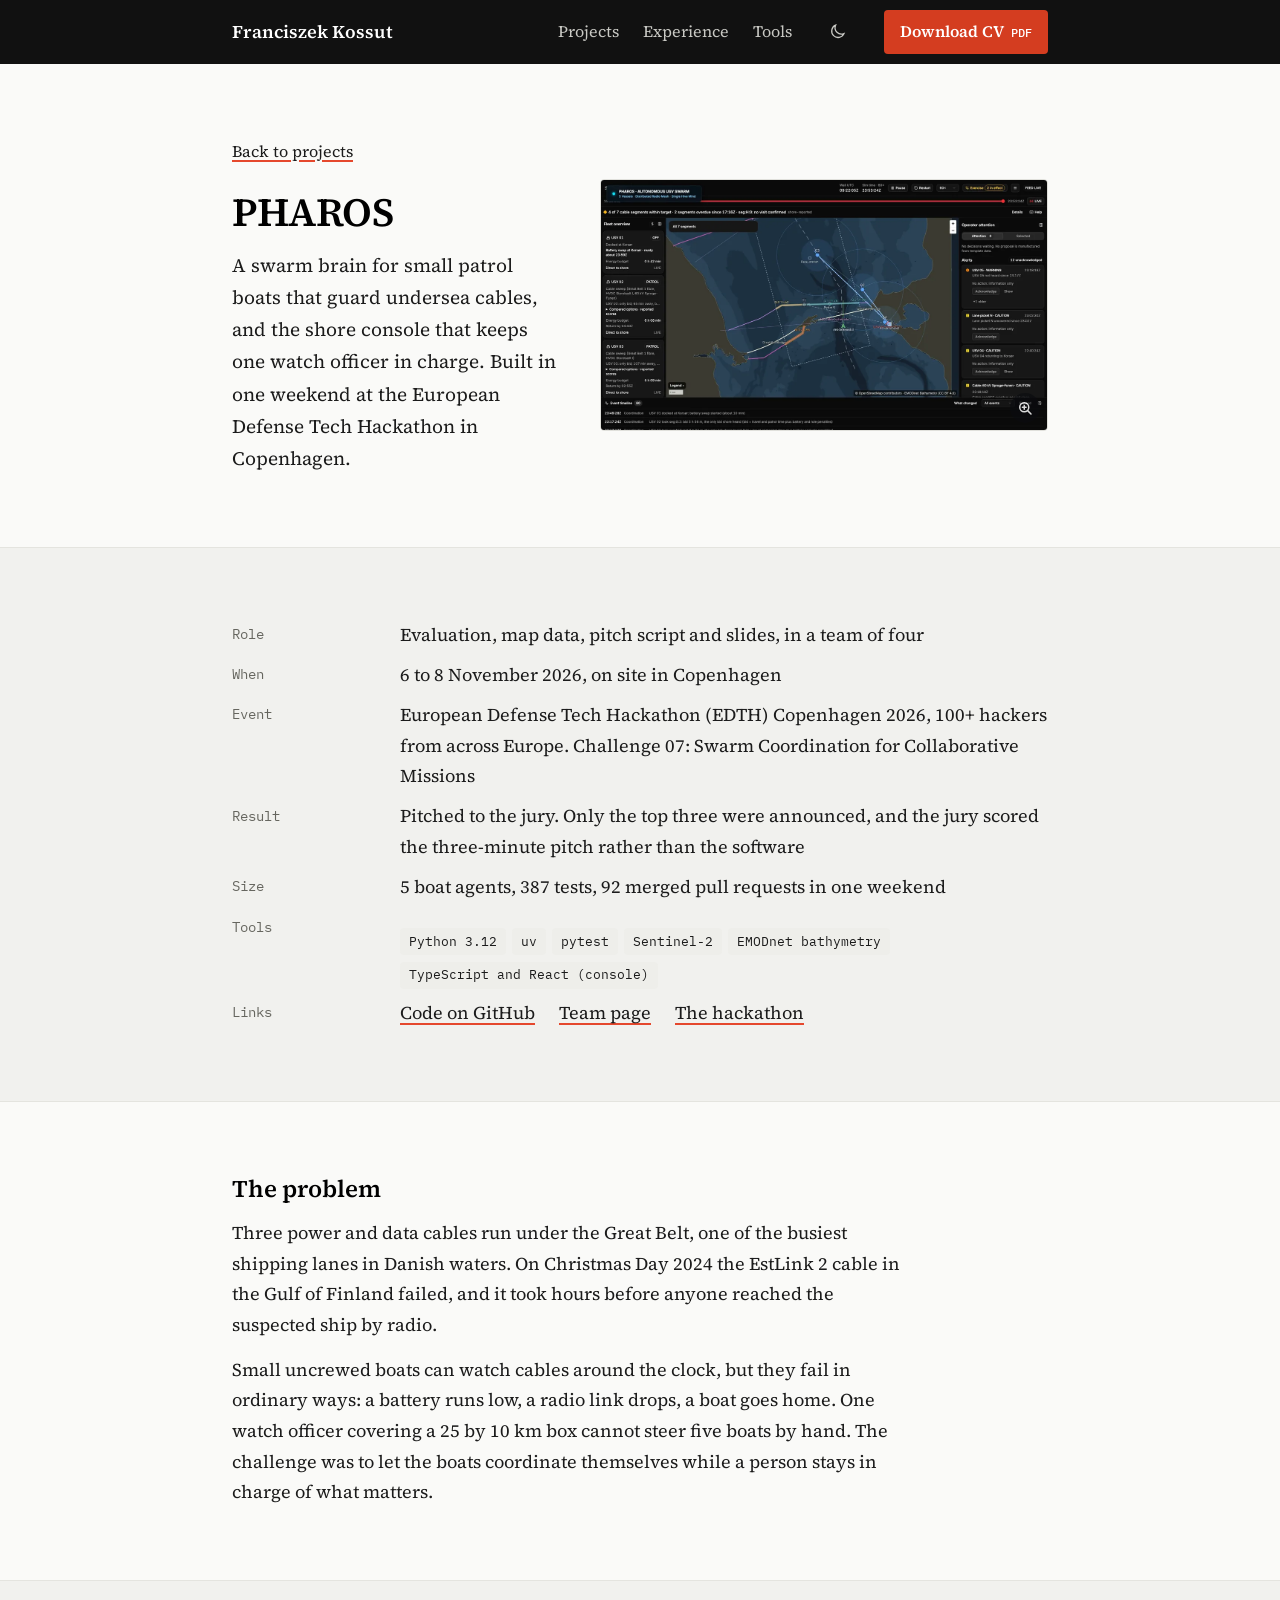
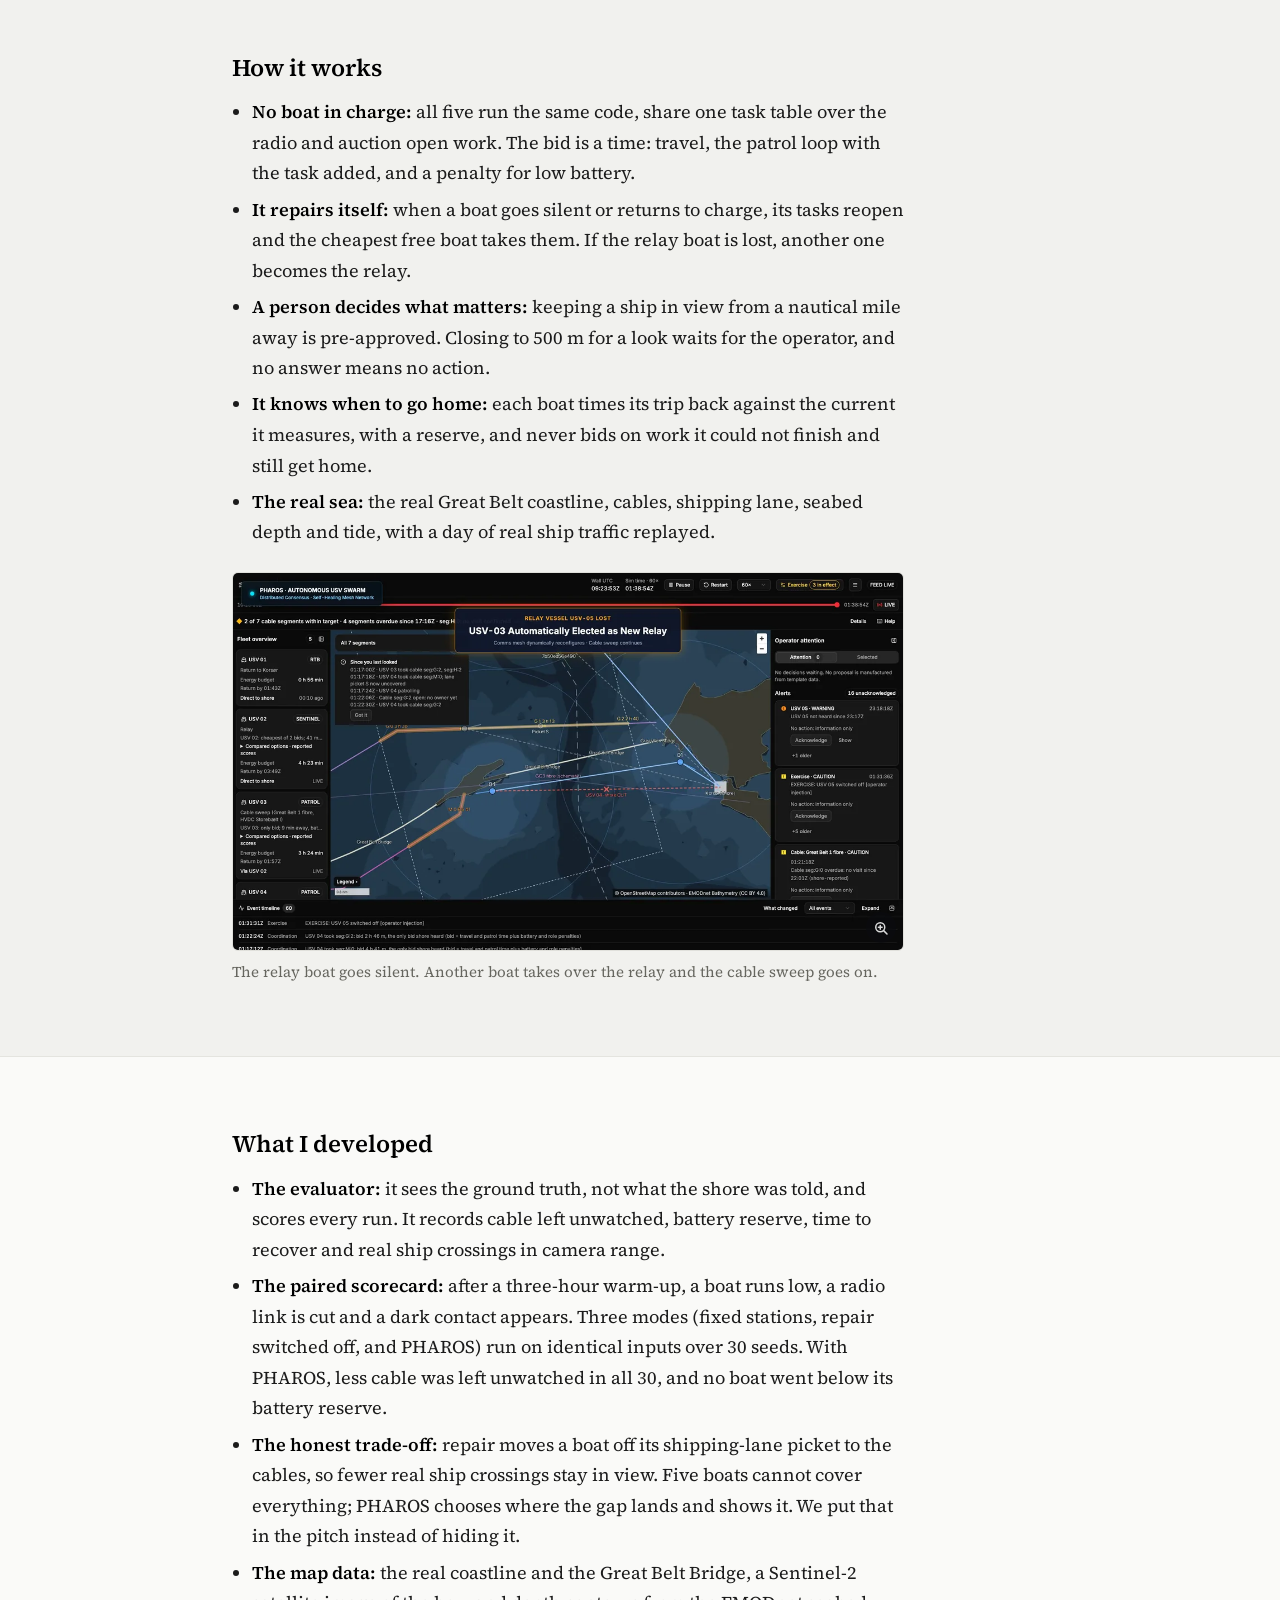
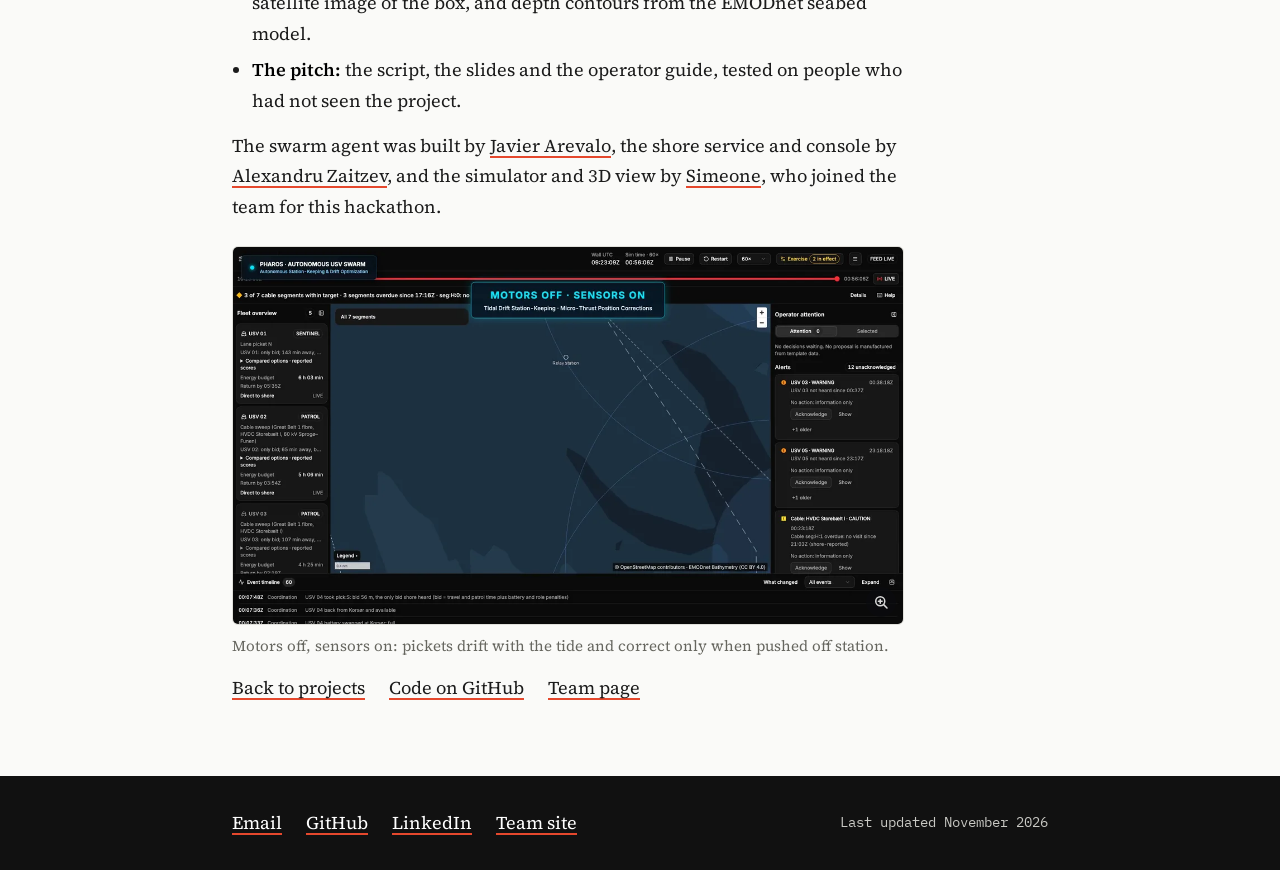
<file: pharos/index.html>
<!doctype html>
<html lang="en">
<head>
<meta charset="utf-8">
<meta name="viewport" content="width=device-width, initial-scale=1">
<title>PHAROS · Franciszek Kossut</title>
<meta name="description" content="PHAROS, built at the European Defense Tech Hackathon in Copenhagen 2026: five small uncrewed boats guard undersea cables together, with no boat in charge and one operator approving what matters. I built the evaluation, the map data and the pitch.">
<link rel="icon" href="/favicon.svg" type="image/svg+xml">
<link rel="preload" href="/assets/fonts/serif-400-latin.woff2" as="font" type="font/woff2" crossorigin>
<link rel="stylesheet" href="/assets/site.css?v=20261117d">
<script>try{var t=localStorage.getItem("theme");if(t)document.documentElement.dataset.theme=t}catch(e){}</script>
</head>
<body>
<a class="skip" href="#main">Skip to content</a>

<header class="site-header">
  <div class="wrap">
    <a class="site-name" href="/">Franciszek Kossut</a>
    <nav class="site-nav" aria-label="Main">
      <a href="/#projects">Projects</a>
      <a class="nav-extra" href="/#experience">Experience</a>
      <a class="nav-extra" href="/#tools">Tools</a>
    </nav>
    <button class="theme-toggle" type="button" aria-label="Switch theme">
      <svg class="icon-moon" viewBox="0 0 24 24" fill="none" stroke="currentColor" stroke-width="1.6" aria-hidden="true"><path d="M20 14.5A8 8 0 0 1 9.5 4a8 8 0 1 0 10.5 10.5Z"/></svg>
      <svg class="icon-sun" viewBox="0 0 24 24" fill="none" stroke="currentColor" stroke-width="1.6" aria-hidden="true"><circle cx="12" cy="12" r="4"/><path d="M12 2.5v2M12 19.5v2M2.5 12h2M19.5 12h2M5.3 5.3l1.4 1.4M17.3 17.3l1.4 1.4M5.3 18.7l1.4-1.4M17.3 6.7l1.4-1.4"/></svg>
    </button>
    <a class="cv-button" href="/Franciszek_Kossut_CV.pdf" download title="PDF, 77 KB"><span class="cv-long">Download CV</span><span class="cv-short">CV</span><span class="mono">PDF</span></a>
  </div>
</header>

<main id="main">

  <section class="band">
    <div class="wrap">
      <div class="page-top">
        <div>
          <a class="back" href="/#pharos">Back to projects</a>
          <h1>PHAROS</h1>
          <p class="lead">A swarm brain for small patrol boats that guard undersea cables, and the shore console that keeps one watch officer in charge. Built in one weekend at the European Defense Tech Hackathon in Copenhagen.</p>
        </div>
        <figure class="top-shot"><a class="zoom" href="/img/pharos-console.webp"><img src="/img/pharos-console.webp" width="448" height="252" alt="The PHAROS console: five boats over the Great Belt cables, the fleet on the left, alerts on the right and an event timeline below."></a></figure>
      </div>
    </div>
  </section>

  <section class="band band-alt" aria-label="Summary">
    <div class="wrap">
      <dl class="summary">
        <dt>Role</dt><dd>Evaluation, map data, pitch script and slides, in a team of four</dd>
        <dt>When</dt><dd>6 to 8 November 2026, on site in Copenhagen</dd>
        <dt>Event</dt><dd>European Defense Tech Hackathon (EDTH) Copenhagen 2026, 100+ hackers from across Europe. Challenge 07: Swarm Coordination for Collaborative Missions</dd>
        <dt>Result</dt><dd>Pitched to the jury. Only the top three were announced, and the jury scored the three-minute pitch rather than the software</dd>
        <dt>Size</dt><dd>5 boat agents, 387 tests, 92 merged pull requests in one weekend</dd>
        <dt>Tools</dt><dd><ul class="tags"><li>Python 3.12</li><li>uv</li><li>pytest</li><li>Sentinel-2</li><li>EMODnet bathymetry</li><li>TypeScript and React (console)</li></ul></dd>
        <dt>Links</dt><dd class="item-links flush"><a href="https://github.com/elysassecret/EDTH_07">Code on GitHub</a><a href="https://elysasecret.com/edth.html">Team page</a><a href="https://events.eurodefense.tech/copenhagen-2026">The hackathon</a></dd>
      </dl>
    </div>
  </section>

  <section class="band">
    <div class="wrap prose">
      <h2>The problem</h2>
      <p>Three power and data cables run under the Great Belt, one of the busiest shipping lanes in Danish waters. On Christmas Day 2024 the EstLink 2 cable in the Gulf of Finland failed, and it took hours before anyone reached the suspected ship by radio.</p>
      <p>Small uncrewed boats can watch cables around the clock, but they fail in ordinary ways: a battery runs low, a radio link drops, a boat goes home. One watch officer covering a 25 by 10 km box cannot steer five boats by hand. The challenge was to let the boats coordinate themselves while a person stays in charge of what matters.</p>
    </div>
  </section>

  <section class="band band-alt">
    <div class="wrap prose">
      <h2>How it works</h2>
      <ul>
        <li><strong>No boat in charge:</strong> all five run the same code, share one task table over the radio and auction open work. The bid is a time: travel, the patrol loop with the task added, and a penalty for low battery.</li>
        <li><strong>It repairs itself:</strong> when a boat goes silent or returns to charge, its tasks reopen and the cheapest free boat takes them. If the relay boat is lost, another one becomes the relay.</li>
        <li><strong>A person decides what matters:</strong> keeping a ship in view from a nautical mile away is pre-approved. Closing to 500 m for a look waits for the operator, and no answer means no action.</li>
        <li><strong>It knows when to go home:</strong> each boat times its trip back against the current it measures, with a reserve, and never bids on work it could not finish and still get home.</li>
        <li><strong>The real sea:</strong> the real Great Belt coastline, cables, shipping lane, seabed depth and tide, with a day of real ship traffic replayed.</li>
      </ul>
      <figure class="shot wide">
        <a class="zoom" href="/img/pharos-relay.webp"><img src="/img/pharos-relay.webp" width="1200" height="675" alt="The relay boat has been switched off and the banner says another boat was elected as the new relay." loading="lazy"></a>
        <figcaption>The relay boat goes silent. Another boat takes over the relay and the cable sweep goes on.</figcaption>
      </figure>
    </div>
  </section>

  <section class="band">
    <div class="wrap prose">
      <h2>What I developed</h2>
      <ul>
        <li><strong>The evaluator:</strong> it sees the ground truth, not what the shore was told, and scores every run. It records cable left unwatched, battery reserve, time to recover and real ship crossings in camera range.</li>
        <li><strong>The paired scorecard:</strong> after a three-hour warm-up, a boat runs low, a radio link is cut and a dark contact appears. Three modes (fixed stations, repair switched off, and PHAROS) run on identical inputs over 30 seeds. With PHAROS, less cable was left unwatched in all 30, and no boat went below its battery reserve.</li>
        <li><strong>The honest trade-off:</strong> repair moves a boat off its shipping-lane picket to the cables, so fewer real ship crossings stay in view. Five boats cannot cover everything; PHAROS chooses where the gap lands and shows it. We put that in the pitch instead of hiding it.</li>
        <li><strong>The map data:</strong> the real coastline and the Great Belt Bridge, a Sentinel-2 satellite image of the box, and depth contours from the EMODnet seabed model.</li>
        <li><strong>The pitch:</strong> the script, the slides and the operator guide, tested on people who had not seen the project.</li>
      </ul>
      <p>The swarm agent was built by <a href="https://github.com/emermelada">Javier Arevalo</a>, the shore service and console by <a href="https://github.com/zytzev">Alexandru Zaitzev</a>, and the simulator and 3D view by <a href="https://github.com/SimeDev42">Simeone</a>, who joined the team for this hackathon.</p>
      <figure class="shot wide">
        <a class="zoom" href="/img/pharos-drift.webp"><img src="/img/pharos-drift.webp" width="1200" height="675" alt="The console zoomed in on a drifting boat, with the banner Motors off, sensors on." loading="lazy"></a>
        <figcaption>Motors off, sensors on: pickets drift with the tide and correct only when pushed off station.</figcaption>
      </figure>
      <p class="item-links">
        <a href="/#projects">Back to projects</a>
        <a href="https://github.com/elysassecret/EDTH_07">Code on GitHub</a>
        <a href="https://elysasecret.com/edth.html">Team page</a>
      </p>
    </div>
  </section>

</main>

<footer class="site-footer">
  <div class="wrap">
    <p class="links">
      <a href="mailto:fkossut.inter@gmail.com">Email</a>
      <a href="https://github.com/FearedLynx">GitHub</a>
      <a href="https://www.linkedin.com/in/franciszek-kossut-1967633a8/">LinkedIn</a>
      <a href="https://elysasecret.com">Team site</a>
    </p>
    <p class="mono">Last updated November 2026</p>
  </div>
</footer>

<script src="/assets/theme.js"></script>
<script src="/assets/zoom.js"></script>
</body>
</html>
</file>
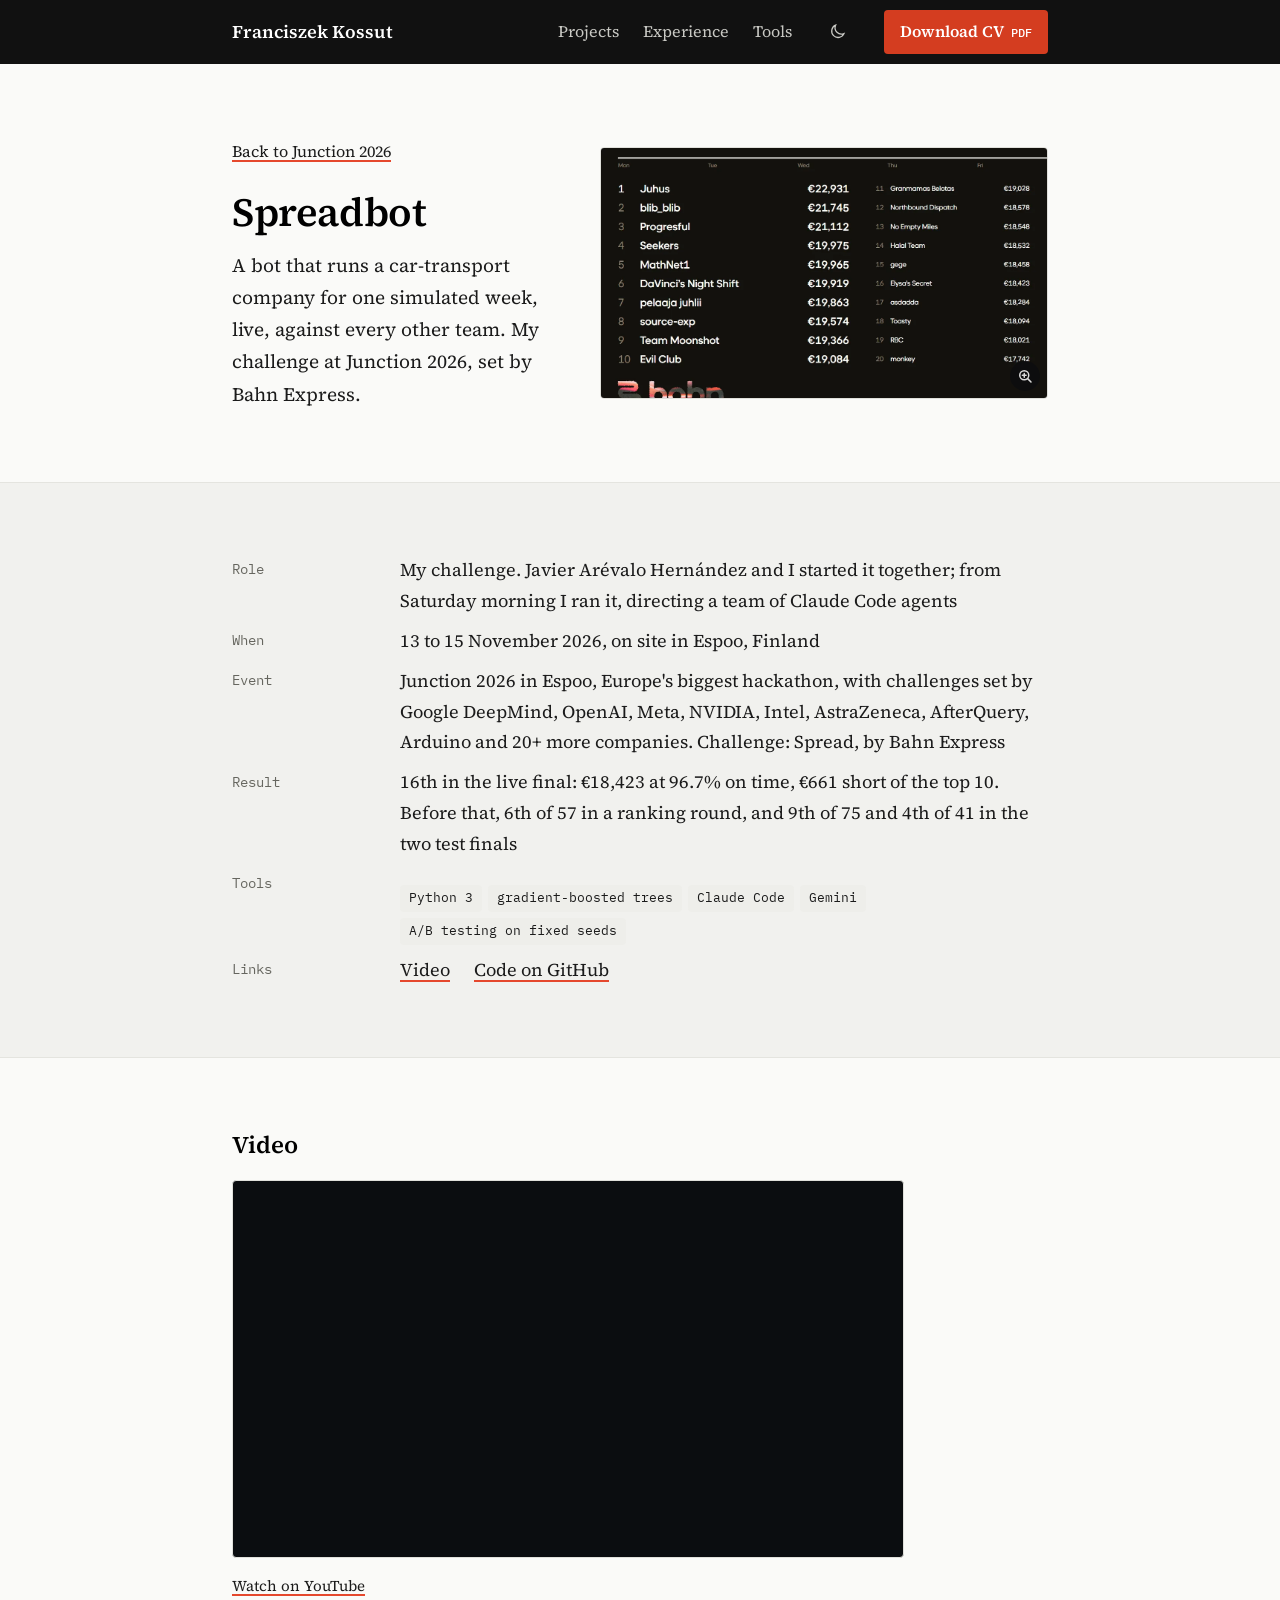
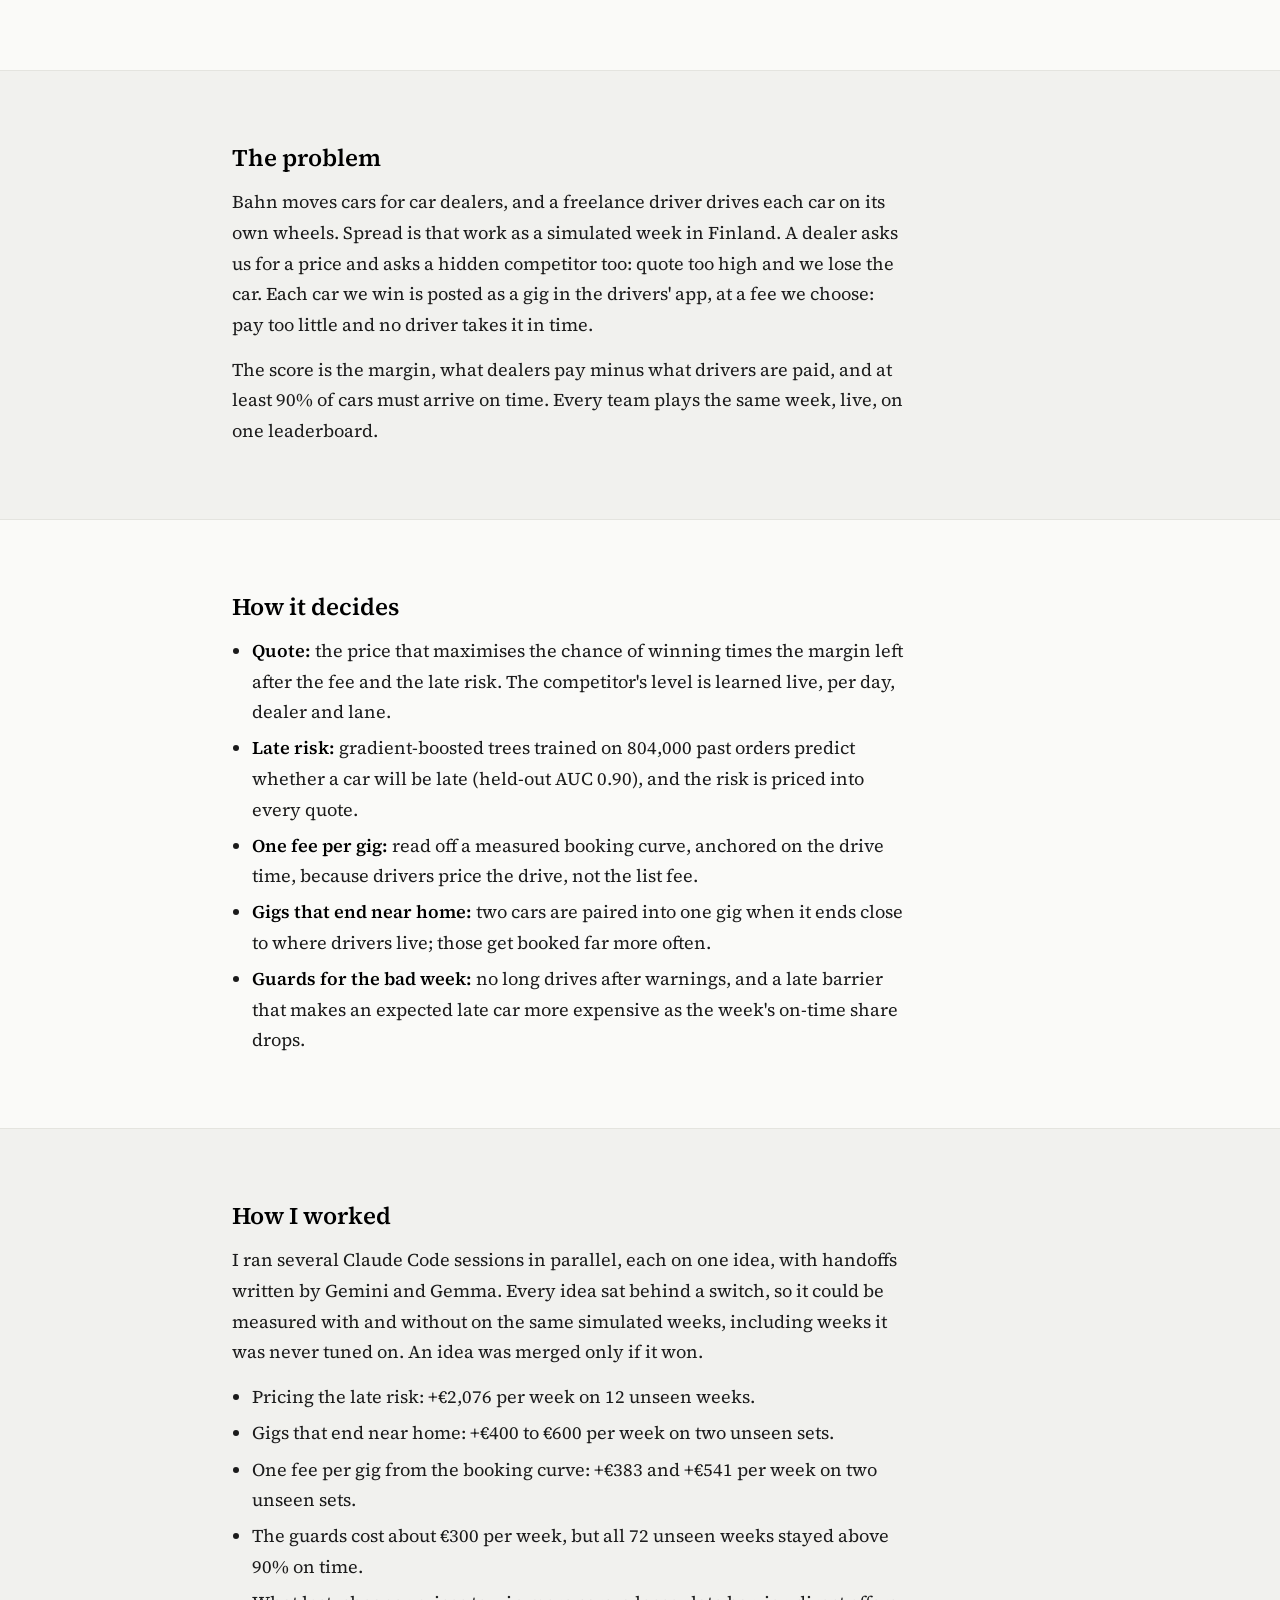
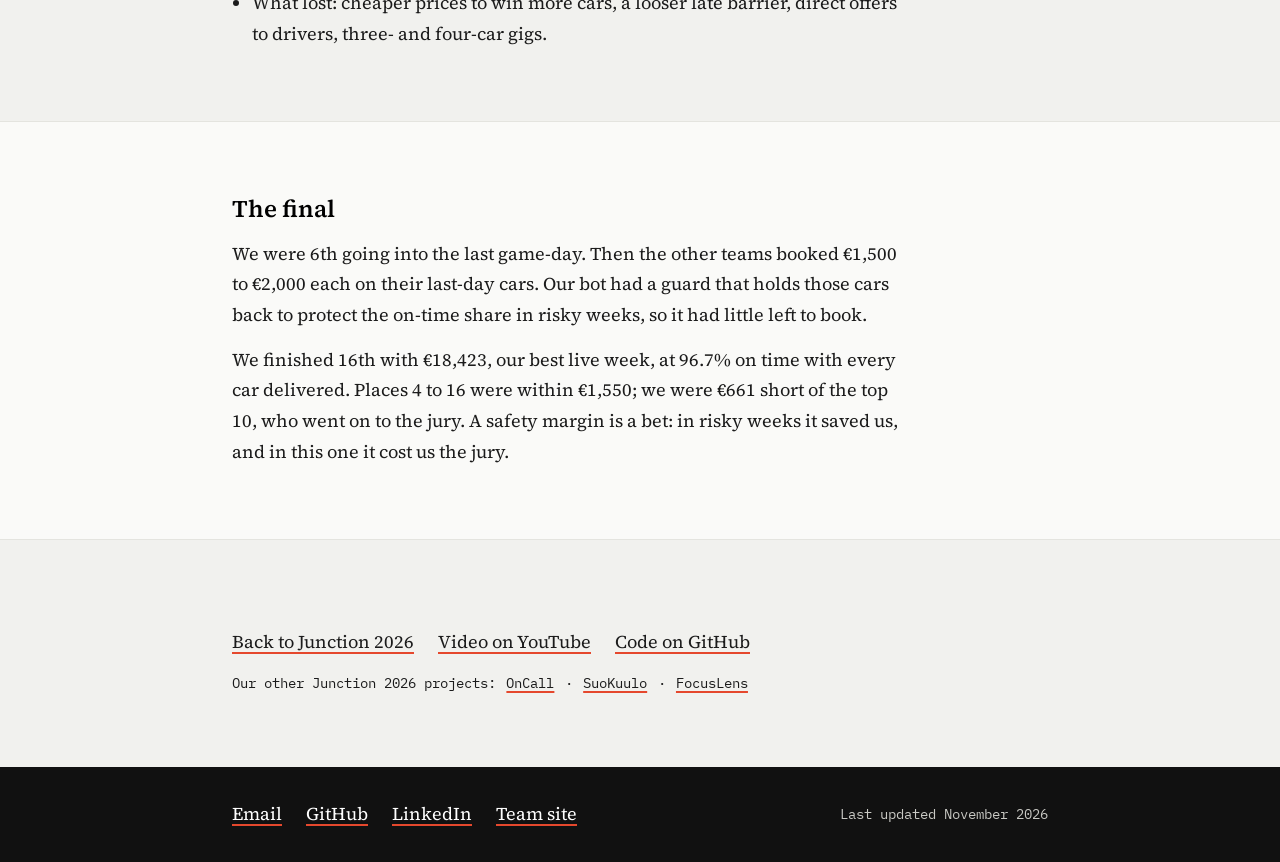
<file: spreadbot/index.html>
<!doctype html>
<html lang="en">
<head>
<meta charset="utf-8">
<meta name="viewport" content="width=device-width, initial-scale=1">
<title>Spreadbot · Franciszek Kossut</title>
<meta name="description" content="Spreadbot, my project at Junction 2026: a bot that runs a car-transport company for one simulated week, live, for Bahn Express's Spread challenge. 16th in the live final, 6th of 57 in a ranking round.">
<link rel="icon" href="/favicon.svg" type="image/svg+xml">
<link rel="preload" href="/assets/fonts/serif-400-latin.woff2" as="font" type="font/woff2" crossorigin>
<link rel="stylesheet" href="/assets/site.css?v=20261117d">
<script>try{var t=localStorage.getItem("theme");if(t)document.documentElement.dataset.theme=t}catch(e){}</script>
</head>
<body>
<a class="skip" href="#main">Skip to content</a>

<header class="site-header">
  <div class="wrap">
    <a class="site-name" href="/">Franciszek Kossut</a>
    <nav class="site-nav" aria-label="Main">
      <a href="/#projects">Projects</a>
      <a class="nav-extra" href="/#experience">Experience</a>
      <a class="nav-extra" href="/#tools">Tools</a>
    </nav>
    <button class="theme-toggle" type="button" aria-label="Switch theme">
      <svg class="icon-moon" viewBox="0 0 24 24" fill="none" stroke="currentColor" stroke-width="1.6" aria-hidden="true"><path d="M20 14.5A8 8 0 0 1 9.5 4a8 8 0 1 0 10.5 10.5Z"/></svg>
      <svg class="icon-sun" viewBox="0 0 24 24" fill="none" stroke="currentColor" stroke-width="1.6" aria-hidden="true"><circle cx="12" cy="12" r="4"/><path d="M12 2.5v2M12 19.5v2M2.5 12h2M19.5 12h2M5.3 5.3l1.4 1.4M17.3 17.3l1.4 1.4M5.3 18.7l1.4-1.4M17.3 6.7l1.4-1.4"/></svg>
    </button>
    <a class="cv-button" href="/Franciszek_Kossut_CV.pdf" download title="PDF, 77 KB"><span class="cv-long">Download CV</span><span class="cv-short">CV</span><span class="mono">PDF</span></a>
  </div>
</header>

<main id="main">

  <section class="band">
    <div class="wrap">
      <div class="page-top">
        <div>
          <a class="back" href="/#junction">Back to Junction 2026</a>
          <h1>Spreadbot</h1>
          <p class="lead">A bot that runs a car-transport company for one simulated week, live, against every other team. My challenge at Junction 2026, set by Bahn Express.</p>
        </div>
        <figure class="top-shot"><a class="zoom" href="/img/junction-spread-final.webp"><img src="/img/junction-spread-final.webp" width="448" height="252" alt="The final leaderboard of Bahn Express's Spread: Juhus first with €22,931, Evil Club 10th with €19,084, Elysa's Secret 16th with €18,423."></a></figure>
      </div>
    </div>
  </section>

  <section class="band band-alt" aria-label="Summary">
    <div class="wrap">
      <dl class="summary">
        <dt>Role</dt><dd>My challenge. Javier Arévalo Hernández and I started it together; from Saturday morning I ran it, directing a team of Claude Code agents</dd>
        <dt>When</dt><dd>13 to 15 November 2026, on site in Espoo, Finland</dd>
        <dt>Event</dt><dd>Junction 2026 in Espoo, Europe's biggest hackathon, with challenges set by Google DeepMind, OpenAI, Meta, NVIDIA, Intel, AstraZeneca, AfterQuery, Arduino and 20+ more companies. Challenge: Spread, by Bahn Express</dd>
        <dt>Result</dt><dd>16th in the live final: €18,423 at 96.7% on time, €661 short of the top 10. Before that, 6th of 57 in a ranking round, and 9th of 75 and 4th of 41 in the two test finals</dd>
        <dt>Tools</dt><dd><ul class="tags"><li>Python 3</li><li>gradient-boosted trees</li><li>Claude Code</li><li>Gemini</li><li>A/B testing on fixed seeds</li></ul></dd>
        <dt>Links</dt><dd class="item-links flush"><a href="https://youtu.be/1q8kELOUgoc">Video</a><a href="https://github.com/emermelada/bahn-junction2026">Code on GitHub</a></dd>
      </dl>
    </div>
  </section>

  <section class="band" aria-labelledby="video-title">
    <div class="wrap prose">
      <h2 id="video-title">Video</h2>
      <div class="video"><iframe src="https://www.youtube-nocookie.com/embed/1q8kELOUgoc" title="Spreadbot video" loading="lazy" allow="accelerometer; clipboard-write; encrypted-media; gyroscope; picture-in-picture; web-share" referrerpolicy="strict-origin-when-cross-origin" allowfullscreen></iframe></div>
      <p class="video-note"><a href="https://youtu.be/1q8kELOUgoc">Watch on YouTube</a></p>
    </div>
  </section>

  <section class="band band-alt">
    <div class="wrap prose">
      <h2>The problem</h2>
      <p>Bahn moves cars for car dealers, and a freelance driver drives each car on its own wheels. Spread is that work as a simulated week in Finland. A dealer asks us for a price and asks a hidden competitor too: quote too high and we lose the car. Each car we win is posted as a gig in the drivers' app, at a fee we choose: pay too little and no driver takes it in time.</p>
      <p>The score is the margin, what dealers pay minus what drivers are paid, and at least 90% of cars must arrive on time. Every team plays the same week, live, on one leaderboard.</p>
    </div>
  </section>

  <section class="band">
    <div class="wrap prose">
      <h2>How it decides</h2>
      <ul>
        <li><strong>Quote:</strong> the price that maximises the chance of winning times the margin left after the fee and the late risk. The competitor's level is learned live, per day, dealer and lane.</li>
        <li><strong>Late risk:</strong> gradient-boosted trees trained on 804,000 past orders predict whether a car will be late (held-out AUC 0.90), and the risk is priced into every quote.</li>
        <li><strong>One fee per gig:</strong> read off a measured booking curve, anchored on the drive time, because drivers price the drive, not the list fee.</li>
        <li><strong>Gigs that end near home:</strong> two cars are paired into one gig when it ends close to where drivers live; those get booked far more often.</li>
        <li><strong>Guards for the bad week:</strong> no long drives after warnings, and a late barrier that makes an expected late car more expensive as the week's on-time share drops.</li>
      </ul>
    </div>
  </section>

  <section class="band band-alt">
    <div class="wrap prose">
      <h2>How I worked</h2>
      <p>I ran several Claude Code sessions in parallel, each on one idea, with handoffs written by Gemini and Gemma. Every idea sat behind a switch, so it could be measured with and without on the same simulated weeks, including weeks it was never tuned on. An idea was merged only if it won.</p>
      <ul>
        <li>Pricing the late risk: +€2,076 per week on 12 unseen weeks.</li>
        <li>Gigs that end near home: +€400 to €600 per week on two unseen sets.</li>
        <li>One fee per gig from the booking curve: +€383 and +€541 per week on two unseen sets.</li>
        <li>The guards cost about €300 per week, but all 72 unseen weeks stayed above 90% on time.</li>
        <li>What lost: cheaper prices to win more cars, a looser late barrier, direct offers to drivers, three- and four-car gigs.</li>
      </ul>
    </div>
  </section>

  <section class="band">
    <div class="wrap prose">
      <h2>The final</h2>
      <p>We were 6th going into the last game-day. Then the other teams booked €1,500 to €2,000 each on their last-day cars. Our bot had a guard that holds those cars back to protect the on-time share in risky weeks, so it had little left to book.</p>
      <p>We finished 16th with €18,423, our best live week, at 96.7% on time with every car delivered. Places 4 to 16 were within €1,550; we were €661 short of the top 10, who went on to the jury. A safety margin is a bet: in risky weeks it saved us, and in this one it cost us the jury.</p>
    </div>
  </section>

  <section class="band band-alt">
    <div class="wrap prose">
      <p class="item-links">
        <a href="/#junction">Back to Junction 2026</a>
        <a href="https://youtu.be/1q8kELOUgoc">Video on YouTube</a>
        <a href="https://github.com/emermelada/bahn-junction2026">Code on GitHub</a>
      </p>
      <p class="other-projects mono">Our other Junction 2026 projects: <a href="/oncall/">OnCall</a> · <a href="/suokuulo/">SuoKuulo</a> · <a href="/focuslens/">FocusLens</a></p>
    </div>
  </section>

</main>

<footer class="site-footer">
  <div class="wrap">
    <p class="links">
      <a href="mailto:fkossut.inter@gmail.com">Email</a>
      <a href="https://github.com/FearedLynx">GitHub</a>
      <a href="https://www.linkedin.com/in/franciszek-kossut-1967633a8/">LinkedIn</a>
      <a href="https://elysasecret.com">Team site</a>
    </p>
    <p class="mono">Last updated November 2026</p>
  </div>
</footer>

<script src="/assets/theme.js"></script>
<script src="/assets/zoom.js"></script>
</body>
</html>
</file>
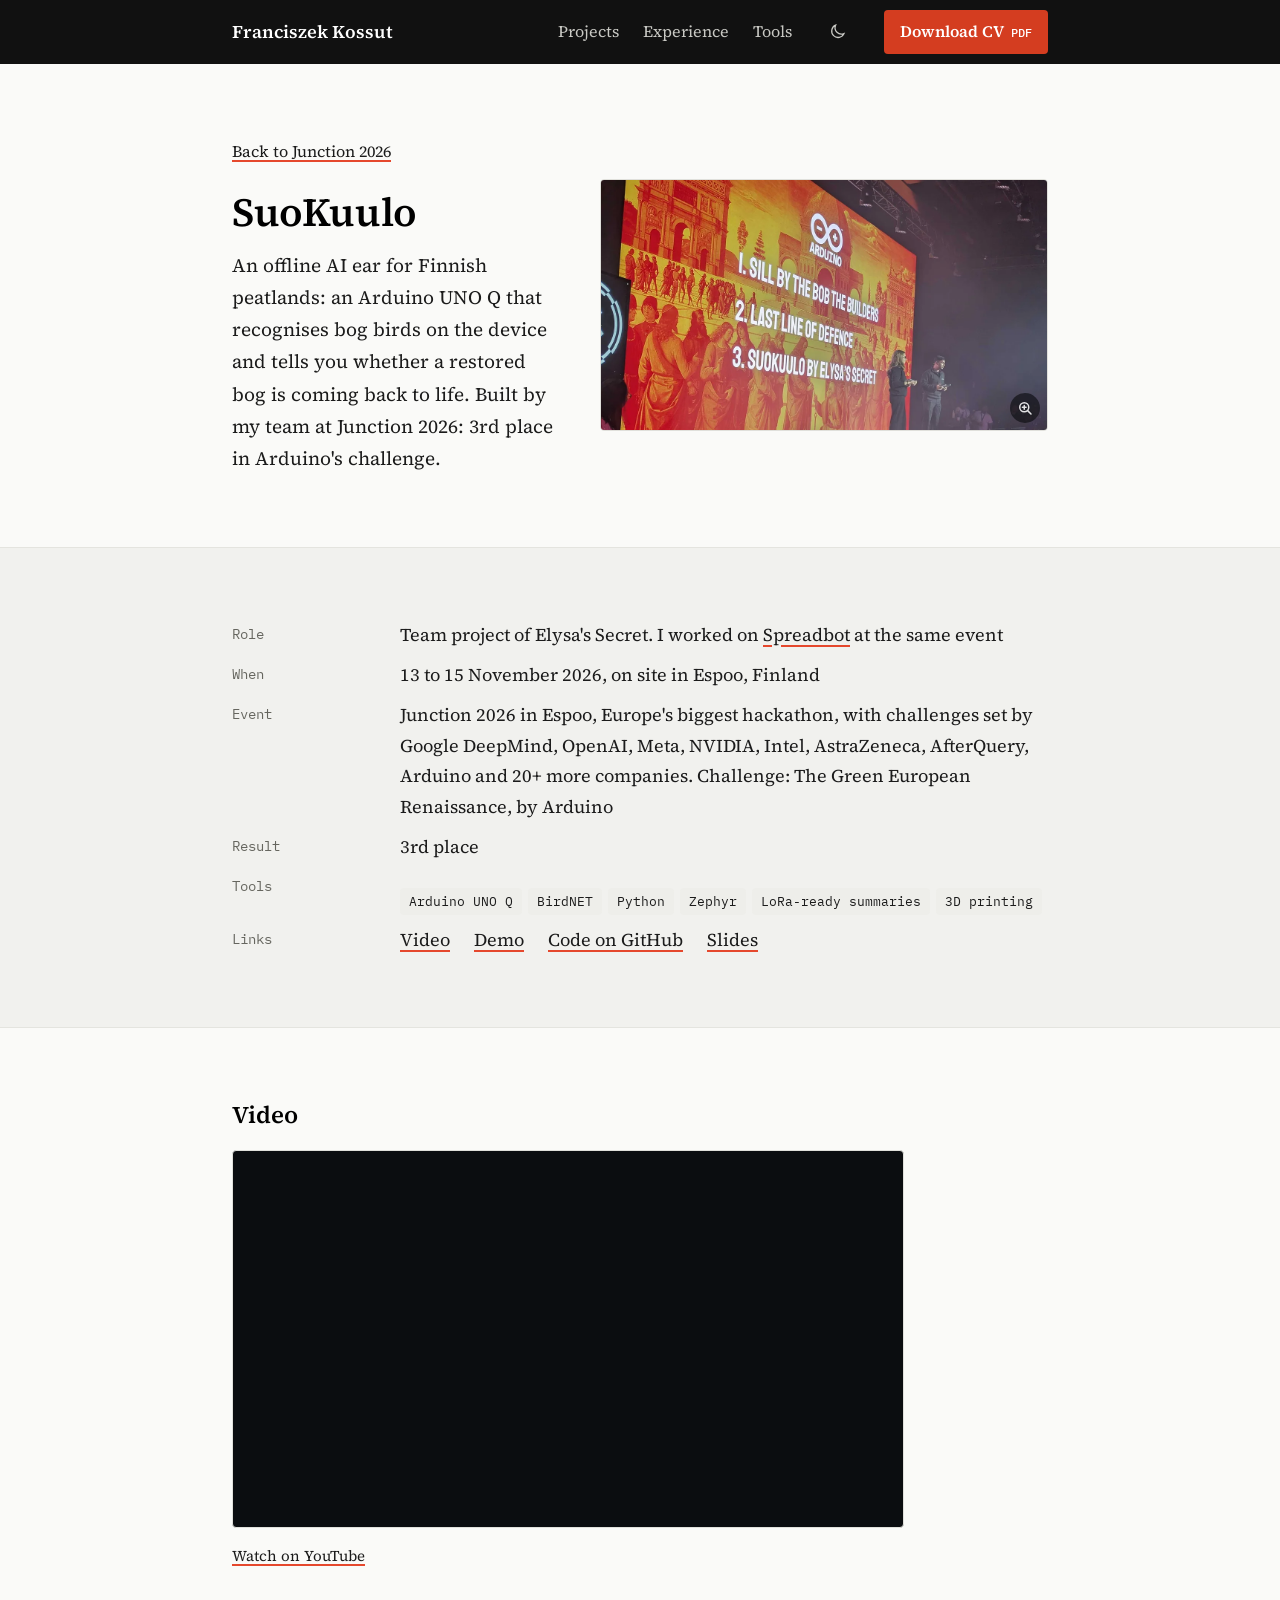
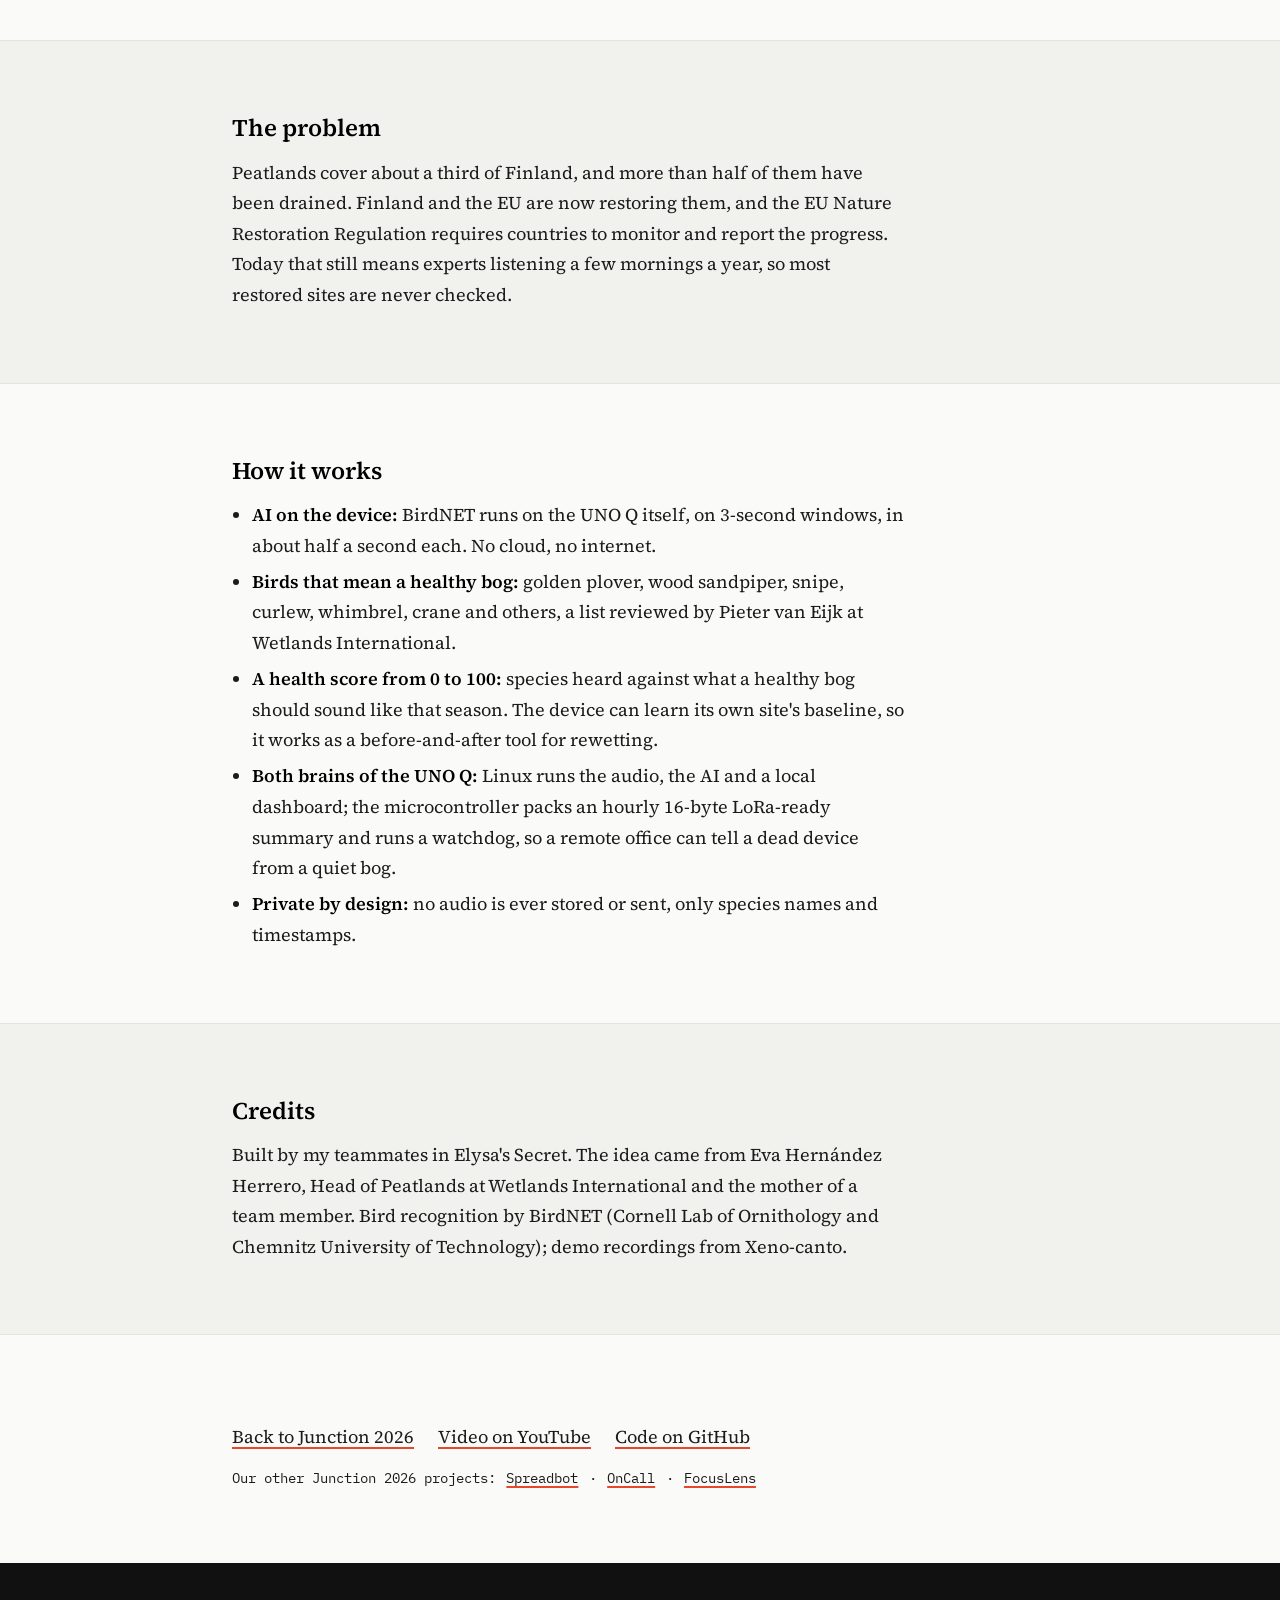
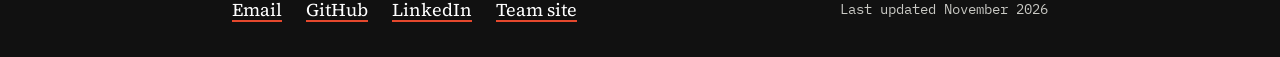
<file: suokuulo/index.html>
<!doctype html>
<html lang="en">
<head>
<meta charset="utf-8">
<meta name="viewport" content="width=device-width, initial-scale=1">
<title>SuoKuulo · Franciszek Kossut</title>
<meta name="description" content="SuoKuulo, built by team Elysa's Secret at Junction 2026: an offline AI ear for Finnish peatlands on the Arduino UNO Q. 3rd place in Arduino's Green European Renaissance challenge.">
<link rel="icon" href="/favicon.svg" type="image/svg+xml">
<link rel="preload" href="/assets/fonts/serif-400-latin.woff2" as="font" type="font/woff2" crossorigin>
<link rel="stylesheet" href="/assets/site.css?v=20261117d">
<script>try{var t=localStorage.getItem("theme");if(t)document.documentElement.dataset.theme=t}catch(e){}</script>
</head>
<body>
<a class="skip" href="#main">Skip to content</a>

<header class="site-header">
  <div class="wrap">
    <a class="site-name" href="/">Franciszek Kossut</a>
    <nav class="site-nav" aria-label="Main">
      <a href="/#projects">Projects</a>
      <a class="nav-extra" href="/#experience">Experience</a>
      <a class="nav-extra" href="/#tools">Tools</a>
    </nav>
    <button class="theme-toggle" type="button" aria-label="Switch theme">
      <svg class="icon-moon" viewBox="0 0 24 24" fill="none" stroke="currentColor" stroke-width="1.6" aria-hidden="true"><path d="M20 14.5A8 8 0 0 1 9.5 4a8 8 0 1 0 10.5 10.5Z"/></svg>
      <svg class="icon-sun" viewBox="0 0 24 24" fill="none" stroke="currentColor" stroke-width="1.6" aria-hidden="true"><circle cx="12" cy="12" r="4"/><path d="M12 2.5v2M12 19.5v2M2.5 12h2M19.5 12h2M5.3 5.3l1.4 1.4M17.3 17.3l1.4 1.4M5.3 18.7l1.4-1.4M17.3 6.7l1.4-1.4"/></svg>
    </button>
    <a class="cv-button" href="/Franciszek_Kossut_CV.pdf" download title="PDF, 77 KB"><span class="cv-long">Download CV</span><span class="cv-short">CV</span><span class="mono">PDF</span></a>
  </div>
</header>

<main id="main">

  <section class="band">
    <div class="wrap">
      <div class="page-top">
        <div>
          <a class="back" href="/#junction">Back to Junction 2026</a>
          <h1>SuoKuulo</h1>
          <p class="lead">An offline AI ear for Finnish peatlands: an Arduino UNO Q that recognises bog birds on the device and tells you whether a restored bog is coming back to life. Built by my team at Junction 2026: 3rd place in Arduino's challenge.</p>
        </div>
        <figure class="top-shot"><a class="zoom" href="/img/junction-suokuulo.webp"><img src="/img/junction-suokuulo.webp" width="448" height="252" alt="The Arduino results on the Junction stage screen: 1. Sill by the Bob the Builders, 2. Last Line of Defence, 3. SuoKuulo by Elysa's Secret."></a></figure>
      </div>
    </div>
  </section>

  <section class="band band-alt" aria-label="Summary">
    <div class="wrap">
      <dl class="summary">
        <dt>Role</dt><dd>Team project of Elysa's Secret. I worked on <a href="/spreadbot/">Spreadbot</a> at the same event</dd>
        <dt>When</dt><dd>13 to 15 November 2026, on site in Espoo, Finland</dd>
        <dt>Event</dt><dd>Junction 2026 in Espoo, Europe's biggest hackathon, with challenges set by Google DeepMind, OpenAI, Meta, NVIDIA, Intel, AstraZeneca, AfterQuery, Arduino and 20+ more companies. Challenge: The Green European Renaissance, by Arduino</dd>
        <dt>Result</dt><dd>3rd place</dd>
        <dt>Tools</dt><dd><ul class="tags"><li>Arduino UNO Q</li><li>BirdNET</li><li>Python</li><li>Zephyr</li><li>LoRa-ready summaries</li><li>3D printing</li></ul></dd>
        <dt>Links</dt><dd class="item-links flush"><a href="https://youtu.be/lyk4S5Ximk4">Video</a><a href="https://youtu.be/q85BXkgT-C0">Demo</a><a href="https://github.com/emermelada/suokuulo">Code on GitHub</a><a href="https://files.hackjunction.app/presentations/45/26b6aa0a-e1ce-428d-80de-63f8792dba66.pdf">Slides</a></dd>
      </dl>
    </div>
  </section>

  <section class="band" aria-labelledby="video-title">
    <div class="wrap prose">
      <h2 id="video-title">Video</h2>
      <div class="video"><iframe src="https://www.youtube-nocookie.com/embed/lyk4S5Ximk4" title="SuoKuulo video" loading="lazy" allow="accelerometer; clipboard-write; encrypted-media; gyroscope; picture-in-picture; web-share" referrerpolicy="strict-origin-when-cross-origin" allowfullscreen></iframe></div>
      <p class="video-note"><a href="https://youtu.be/lyk4S5Ximk4">Watch on YouTube</a></p>
    </div>
  </section>

  <section class="band band-alt">
    <div class="wrap prose">
      <h2>The problem</h2>
      <p>Peatlands cover about a third of Finland, and more than half of them have been drained. Finland and the EU are now restoring them, and the EU Nature Restoration Regulation requires countries to monitor and report the progress. Today that still means experts listening a few mornings a year, so most restored sites are never checked.</p>
    </div>
  </section>

  <section class="band">
    <div class="wrap prose">
      <h2>How it works</h2>
      <ul>
        <li><strong>AI on the device:</strong> BirdNET runs on the UNO Q itself, on 3-second windows, in about half a second each. No cloud, no internet.</li>
        <li><strong>Birds that mean a healthy bog:</strong> golden plover, wood sandpiper, snipe, curlew, whimbrel, crane and others, a list reviewed by Pieter van Eijk at Wetlands International.</li>
        <li><strong>A health score from 0 to 100:</strong> species heard against what a healthy bog should sound like that season. The device can learn its own site's baseline, so it works as a before-and-after tool for rewetting.</li>
        <li><strong>Both brains of the UNO Q:</strong> Linux runs the audio, the AI and a local dashboard; the microcontroller packs an hourly 16-byte LoRa-ready summary and runs a watchdog, so a remote office can tell a dead device from a quiet bog.</li>
        <li><strong>Private by design:</strong> no audio is ever stored or sent, only species names and timestamps.</li>
      </ul>
    </div>
  </section>

  <section class="band band-alt">
    <div class="wrap prose">
      <h2>Credits</h2>
      <p>Built by my teammates in Elysa's Secret. The idea came from Eva Hernández Herrero, Head of Peatlands at Wetlands International and the mother of a team member. Bird recognition by BirdNET (Cornell Lab of Ornithology and Chemnitz University of Technology); demo recordings from Xeno-canto.</p>
    </div>
  </section>

  <section class="band">
    <div class="wrap prose">
      <p class="item-links">
        <a href="/#junction">Back to Junction 2026</a>
        <a href="https://youtu.be/lyk4S5Ximk4">Video on YouTube</a>
        <a href="https://github.com/emermelada/suokuulo">Code on GitHub</a>
      </p>
      <p class="other-projects mono">Our other Junction 2026 projects: <a href="/spreadbot/">Spreadbot</a> · <a href="/oncall/">OnCall</a> · <a href="/focuslens/">FocusLens</a></p>
    </div>
  </section>

</main>

<footer class="site-footer">
  <div class="wrap">
    <p class="links">
      <a href="mailto:fkossut.inter@gmail.com">Email</a>
      <a href="https://github.com/FearedLynx">GitHub</a>
      <a href="https://www.linkedin.com/in/franciszek-kossut-1967633a8/">LinkedIn</a>
      <a href="https://elysasecret.com">Team site</a>
    </p>
    <p class="mono">Last updated November 2026</p>
  </div>
</footer>

<script src="/assets/theme.js"></script>
<script src="/assets/zoom.js"></script>
</body>
</html>
</file>
<file: assets/site.css>
/* Fonts: Source Serif 4 and IBM Plex Mono, both SIL Open Font License */
@font-face { font-family: "Source Serif 4"; font-weight: 400; font-display: swap; src: url("fonts/serif-400-latin.woff2") format("woff2"); unicode-range: U+0000-00FF, U+0131, U+0152-0153, U+02BB-02BC, U+02C6, U+02DA, U+02DC, U+0304, U+0308, U+0329, U+2000-206F, U+20AC, U+2122, U+2191, U+2193, U+2212, U+2215, U+FEFF, U+FFFD; }
@font-face { font-family: "Source Serif 4"; font-weight: 400; font-display: swap; src: url("fonts/serif-400-latin-ext.woff2") format("woff2"); unicode-range: U+0100-02BA, U+02BD-02C5, U+02C7-02CC, U+02CE-02D7, U+02DD-02FF, U+1D00-1DBF, U+1E00-1E9F, U+1EF2-1EFF, U+2020, U+20A0-20AB, U+20AD-20C0, U+2113, U+2C60-2C7F, U+A720-A7FF; }
@font-face { font-family: "Source Serif 4"; font-weight: 600; font-display: swap; src: url("fonts/serif-600-latin.woff2") format("woff2"); unicode-range: U+0000-00FF, U+0131, U+0152-0153, U+02BB-02BC, U+02C6, U+02DA, U+02DC, U+0304, U+0308, U+0329, U+2000-206F, U+20AC, U+2122, U+2191, U+2193, U+2212, U+2215, U+FEFF, U+FFFD; }
@font-face { font-family: "Source Serif 4"; font-weight: 600; font-display: swap; src: url("fonts/serif-600-latin-ext.woff2") format("woff2"); unicode-range: U+0100-02BA, U+02BD-02C5, U+02C7-02CC, U+02CE-02D7, U+02DD-02FF, U+1D00-1DBF, U+1E00-1E9F, U+1EF2-1EFF, U+2020, U+20A0-20AB, U+20AD-20C0, U+2113, U+2C60-2C7F, U+A720-A7FF; }
@font-face { font-family: "IBM Plex Mono"; font-weight: 400; font-display: swap; src: url("fonts/mono-400-latin.woff2") format("woff2"); unicode-range: U+0000-00FF, U+0131, U+0152-0153, U+02BB-02BC, U+02C6, U+02DA, U+02DC, U+0304, U+0308, U+0329, U+2000-206F, U+20AC, U+2122, U+2191, U+2193, U+2212, U+2215, U+FEFF, U+FFFD; }
@font-face { font-family: "IBM Plex Mono"; font-weight: 400; font-display: swap; src: url("fonts/mono-400-latin-ext.woff2") format("woff2"); unicode-range: U+0100-02BA, U+02BD-02C5, U+02C7-02CC, U+02CE-02D7, U+02DD-02FF, U+1D00-1DBF, U+1E00-1E9F, U+1EF2-1EFF, U+2020, U+20A0-20AB, U+20AD-20C0, U+2113, U+2C60-2C7F, U+A720-A7FF; }
@font-face { font-family: "IBM Plex Mono"; font-weight: 500; font-display: swap; src: url("fonts/mono-500-latin.woff2") format("woff2"); unicode-range: U+0000-00FF, U+0131, U+0152-0153, U+02BB-02BC, U+02C6, U+02DA, U+02DC, U+0304, U+0308, U+0329, U+2000-206F, U+20AC, U+2122, U+2191, U+2193, U+2212, U+2215, U+FEFF, U+FFFD; }
@font-face { font-family: "IBM Plex Mono"; font-weight: 500; font-display: swap; src: url("fonts/mono-500-latin-ext.woff2") format("woff2"); unicode-range: U+0100-02BA, U+02BD-02C5, U+02C7-02CC, U+02CE-02D7, U+02DD-02FF, U+1D00-1DBF, U+1E00-1E9F, U+1EF2-1EFF, U+2020, U+20A0-20AB, U+20AD-20C0, U+2113, U+2C60-2C7F, U+A720-A7FF; }

/*
  Light (paper and ink): #FAFAF8 paper, #1B1B1B ink, #E5482D vermilion as the one accent
         (#D43D20 behind white text, for contrast)
  Dark:  near-black base, with #0F2854 navy, #1C4D8D blue, #4988C4 mid blue, #BDE8F5 ice as accents
  Light is the default. Dark only when the visitor picks it with the theme switch.
*/
:root {
  color-scheme: light;
  --bg: #fafaf8;
  --band: #f1f1ee;
  --panel: #ffffff;
  --panel-border: #e0e0db;
  --text: #1b1b1b;
  --heading: #000000;
  --muted: #66665f;
  --rule: #e4e4df;
  --line: #e5482d;
  --link-hover-bg: #d43d20;
  --link-hover-text: #ffffff;
  --hl-bg: #fff0eb;
  --hl-border: #f2b3a2;
  --hl-muted: #b3321b;
  --header-bg: #111111;
  --header-text: #ffffff;
  --header-nav: #c9c9c4;
  --button-bg: #d43d20;
  --button-hover: #b8321a;
  --button-text: #ffffff;
  --tag-bg: #eeeeea;
  --serif: "Source Serif 4", Georgia, serif;
  --mono: "IBM Plex Mono", ui-monospace, Consolas, monospace;
}
:root[data-theme="dark"] {
  color-scheme: dark;
  --bg: #0b0d10;
  --band: #111419;
  --panel: #151a21;
  --panel-border: #24303f;
  --text: #e2e8ed;
  --heading: #f4f8fa;
  --muted: #9ba7b3;
  --rule: #222a34;
  --line: #4988c4;
  --link-hover-bg: #1c4d8d;
  --link-hover-text: #ffffff;
  --hl-bg: #0f2854;
  --hl-border: #1c4d8d;
  --hl-muted: #bde8f5;
  --header-bg: #050608;
  --header-text: #f4f8fa;
  --header-nav: #aab5c0;
  --button-bg: #bde8f5;
  --button-hover: #dff4fa;
  --button-text: #0f2854;
  --tag-bg: #0f2854;
}
/* Base */
*, *::before, *::after { box-sizing: border-box; }
html { -webkit-text-size-adjust: 100%; scroll-padding-top: 5rem; }
body {
  margin: 0;
  background: var(--bg);
  color: var(--text);
  font: 400 1.125rem/1.7 var(--serif);
}
h1, h2, h3 { color: var(--heading); font-weight: 600; line-height: 1.25; margin: 0; }
p, ul, ol, dl { margin: 0; }
a {
  color: inherit;
  text-decoration: underline;
  text-decoration-color: var(--line);
  text-decoration-thickness: 2px;
  text-underline-offset: 0.2em;
  border-radius: 2px;
}
a, button { transition: color 120ms, background-color 120ms; }
a:hover { background: var(--link-hover-bg); color: var(--link-hover-text); text-decoration-color: transparent; }
:focus-visible { outline: 2px solid var(--line); outline-offset: 3px; }
::selection { background: var(--hl-border); color: var(--heading); }
.mono { font-family: var(--mono); font-size: 0.875rem; }
.muted { color: var(--muted); }
.skip { position: absolute; left: -9999px; }
.skip:focus { left: 1rem; top: 0.75rem; z-index: 3; background: var(--bg); padding: 0.25rem 0.5rem; }
.wrap { max-width: 54rem; margin: 0 auto; padding: 0 1.5rem; }

/* Header */
.site-header {
  position: sticky;
  top: 0;
  z-index: 2;
  background: var(--header-bg);
  color: var(--header-text);
}
.site-header .wrap { display: flex; align-items: center; gap: 1.75rem; height: 4rem; }
.site-name { font-weight: 600; font-size: 1.125rem; text-decoration: none; margin-right: auto; white-space: nowrap; }
.site-name:hover { background: none; color: var(--header-text); text-decoration: underline; text-decoration-color: var(--line); }
.site-nav { display: flex; gap: 1.5rem; font-size: 1rem; }
.site-nav a { color: var(--header-nav); text-decoration: none; }
.site-nav a:hover { background: none; color: var(--header-text); text-decoration: underline; text-decoration-color: var(--line); }
.theme-toggle {
  display: grid; place-items: center;
  width: 2.25rem; height: 2.25rem; padding: 0;
  border: 1px solid transparent; border-radius: 4px;
  background: none; color: var(--header-nav); cursor: pointer;
}
.theme-toggle:hover { color: var(--header-text); border-color: var(--header-nav); }
.theme-toggle svg { width: 1.2rem; height: 1.2rem; }
.theme-toggle .icon-sun { display: none; }
:root[data-theme="dark"] .theme-toggle .icon-sun { display: block; }
:root[data-theme="dark"] .theme-toggle .icon-moon { display: none; }
.cv-button {
  display: inline-flex; align-items: baseline; gap: 0.45rem;
  padding: 0.5rem 1rem; border-radius: 4px;
  background: var(--button-bg); color: var(--button-text);
  font-weight: 600; font-size: 1rem; text-decoration: none; white-space: nowrap;
}
.cv-button:hover { background: var(--button-hover); color: var(--button-text); }
.cv-button .mono { font-weight: 500; font-size: 0.75rem; }
.cv-short { display: none; }

/* Sections: alternating full-width bands with a clear edge between them */
.band { padding: 4.5rem 0; }
.band + .band { border-top: 1px solid var(--rule); }
.band-alt { background: var(--band); }
.section-head { margin-bottom: 2rem; }
.section-head h2 { font-size: 1.75rem; }
.section-head p { margin-top: 0.4rem; color: var(--muted); }

/* Intro */
.intro { display: flex; gap: 2.25rem; align-items: flex-start; }
/* Ready for a photo: <img class="photo" src="/img/photo.webp" width="144" height="144" alt="..."> before the text */
.photo { flex: none; width: 144px; height: 144px; border-radius: 6px; object-fit: cover; }
h1 { font-size: 2.5rem; letter-spacing: -0.01em; }
.role { margin-top: 0.35rem; color: var(--muted); }
.intro .lead { margin-top: 1.1rem; font-size: 1.1875rem; }
.links { display: flex; flex-wrap: wrap; gap: 0.4rem 1.5rem; margin-top: 1.25rem; }

/* Achievements: two equal cards side by side, stacked on narrow screens */
.visually-hidden { position: absolute; width: 1px; height: 1px; overflow: hidden; clip: rect(0 0 0 0); white-space: nowrap; }
.achievements { display: grid; gap: 1.25rem; }
@media (min-width: 56rem) { .achievements { grid-template-columns: 1fr 1fr; } .highlight.wide { grid-column: 1 / -1; } }
.highlight {
  background: var(--hl-bg);
  border: 1px solid var(--hl-border);
  border-radius: 6px;
  padding: 2rem 2.25rem;
  display: flex;
  flex-direction: column;
}
.highlight .label { color: var(--hl-muted); }
.partners { margin-top: 1rem; font-weight: 600; letter-spacing: 0.01em; }
.partners .mono { font-weight: 400; font-size: 0.8125rem; color: var(--hl-muted); }
.highlight h2, .highlight h3 { font-size: 1.5rem; margin-top: 0.35rem; }
.highlight h2 + p, .highlight h3 + p, .highlight p + p { margin-top: 0.85rem; }
/* links pinned to the bottom, so the two cards' links line up */
.highlight .item-links { margin-top: auto; padding-top: 1.25rem; }
.also { margin-top: 1.5rem; color: var(--muted); }
.facts { display: flex; flex-wrap: wrap; gap: 0.5rem; margin-top: 1.25rem; list-style: none; padding: 0; }
.facts li { font-family: var(--mono); font-size: 0.875rem; padding: 0.2rem 0.6rem; border: 1px solid var(--hl-border); border-radius: 4px; }
.next { color: var(--hl-muted); margin-top: 1.25rem; }

/* Panels (projects) */
.panel {
  background: var(--panel);
  border: 1px solid var(--panel-border);
  border-radius: 6px;
  padding: 2rem 2.25rem;
}
.panel + .panel { margin-top: 1.75rem; }
.panel-head { display: flex; justify-content: space-between; align-items: baseline; gap: 1rem; }
.panel-head h3 { font-size: 1.375rem; }
.panel-head .mono { color: var(--muted); white-space: nowrap; }
.panel > p { margin-top: 0.75rem; }
/* one picture per project, all 16:9 so the slides line up */
.slide-shot { margin: 1rem 0 0; }
/* write-up pages: the project's picture beside the title, click to zoom */
.page-top { display: grid; gap: 1.5rem; align-items: center; }
@media (min-width: 52rem) { .page-top { grid-template-columns: 1fr 28rem; gap: 2.5rem; } }
.top-shot { margin: 0; max-width: 28rem; }
.top-shot img {
  display: block; width: 100%; height: auto; aspect-ratio: 16 / 9; object-fit: cover;
  border: 1px solid var(--panel-border); border-radius: 4px; background: #0b0d10;
}
.top-shot figcaption { margin-top: 0.4rem; color: var(--muted); font-size: 0.875rem; }

/* Click to zoom: a link to the full image, opened in a dialog when JS runs */
a.zoom { display: block; position: relative; cursor: zoom-in; background: none; border-radius: 4px; }
a.zoom:hover { background: none; }
a.zoom::after {
  content: ""; position: absolute; right: 0.5rem; bottom: 0.5rem; width: 1.9rem; height: 1.9rem;
  border-radius: 50%; background: rgba(11, 13, 16, 0.75) url("data:image/svg+xml,%3Csvg xmlns='http://www.w3.org/2000/svg' viewBox='0 0 24 24' fill='none' stroke='white' stroke-width='2' stroke-linecap='round'%3E%3Ccircle cx='11' cy='11' r='6'/%3E%3Cpath d='M20 20l-4.5-4.5M11 8.5v5M8.5 11h5'/%3E%3C/svg%3E") center / 1.1rem no-repeat;
  opacity: 0.85; transition: opacity 150ms;
}
a.zoom:hover::after, a.zoom:focus-visible::after { opacity: 1; }
.zoom-dialog {
  max-width: min(96vw, 1400px); max-height: 94vh; padding: 0; border: 0; border-radius: 6px;
  background: #0b0d10; overflow: visible;
}
.zoom-dialog::backdrop { background: rgba(0, 0, 0, 0.85); }
.zoom-dialog img { display: block; max-width: min(96vw, 1400px); max-height: 88vh; width: auto; height: auto; cursor: zoom-out; border-radius: 6px; }
.zoom-dialog p { margin: 0; padding: 0.6rem 0.9rem; color: #c9d1d9; font-size: 0.9375rem; background: #0b0d10; border-radius: 0 0 6px 6px; }
.zoom-close {
  position: absolute; top: -0.9rem; right: -0.9rem; width: 2.2rem; height: 2.2rem; border-radius: 50%;
  border: 1px solid #3a4450; background: #151a21; color: #fff; font-size: 1.25rem; line-height: 1; cursor: pointer;
}
@media (max-width: 40rem) { .zoom-close { top: 0.4rem; right: 0.4rem; } }
.slide-shot img {
  display: block; width: 100%; height: auto; aspect-ratio: 16 / 9; object-fit: cover;
  border: 1px solid var(--panel-border); border-radius: 4px; background: #0b0d10;
}
.tags { display: flex; flex-wrap: wrap; gap: 0.4rem; margin-top: 1rem; list-style: none; padding: 0; }
.tags li { font-family: var(--mono); font-size: 0.8125rem; padding: 0.15rem 0.55rem; background: var(--tag-bg); border-radius: 4px; }
.item-links { display: flex; flex-wrap: wrap; gap: 0.4rem 1.5rem; margin-top: 1.25rem; }
.item-links.flush { margin-top: 0; }

.challenges { list-style: none; padding: 0; margin-top: 1.5rem; border-top: 1px solid var(--rule); }
.challenges > li { padding: 1rem 0; border-bottom: 1px solid var(--rule); }
.challenge-head { display: flex; justify-content: space-between; gap: 1rem; align-items: baseline; }
.challenge-head strong { font-weight: 600; color: var(--heading); }
.challenge-head .mono { white-space: nowrap; color: var(--muted); }
.challenges p { margin-top: 0.2rem; }
.challenges .tags { margin-top: 0.5rem; }
.my-part { margin-top: 1.25rem; }
.my-part strong { color: var(--heading); }

/* Filled button, used for the main link of a project */
.button {
  display: inline-flex; align-items: center; gap: 0.5rem;
  padding: 0.55rem 1.1rem; border-radius: 4px;
  background: var(--button-bg); color: var(--button-text);
  font-weight: 600; font-size: 1rem; text-decoration: none; white-space: nowrap;
}
.button:hover { background: var(--button-hover); color: var(--button-text); }
.button span { transition: transform 150ms; }
.button:hover span { transform: translateX(3px); }
.slide-actions { display: flex; flex-wrap: wrap; align-items: center; gap: 0.75rem 1.5rem; margin-top: 1.75rem; }

/* Projects carousel. Without the script it is a plain horizontal scroller with snap points. */
.carousel-head { display: flex; justify-content: space-between; align-items: center; gap: 1rem; margin-bottom: 1.25rem; }
.carousel-controls { display: flex; align-items: center; gap: 0.5rem; }
.carousel-controls[hidden] { display: none; }
.carousel-count { color: var(--muted); min-width: 3.5rem; text-align: center; }
.carousel-arrow {
  display: grid; place-items: center;
  width: 2.5rem; height: 2.5rem; padding: 0;
  border: 1px solid var(--panel-border); border-radius: 50%;
  background: var(--panel); color: var(--heading); cursor: pointer;
}
.carousel-arrow:hover:not(:disabled) { background: var(--link-hover-bg); color: var(--link-hover-text); border-color: var(--link-hover-bg); }
.carousel-arrow:disabled { opacity: 0.35; cursor: default; }
.carousel-arrow svg { width: 1.1rem; height: 1.1rem; }

.carousel-tabs { display: flex; flex-wrap: wrap; gap: 0.4rem; margin-bottom: 1.25rem; }
.carousel-tabs[hidden] { display: none; }
.carousel-tabs button {
  font: 400 0.8125rem var(--mono); color: var(--text);
  padding: 0.25rem 0.65rem; border: 1px solid var(--panel-border); border-radius: 999px;
  background: none; cursor: pointer;
}
.carousel-tabs button:hover { border-color: var(--line); }
.carousel-tabs button[aria-current="true"] { background: var(--button-bg); color: var(--button-text); border-color: var(--button-bg); }

/* The track spans the full window. The current project is centred at the width of the page
   column, and its neighbours show on both sides: in the margins on wide screens, and as
   at least --peek on narrow ones. */
.carousel { container-type: inline-size; --peek: max(3rem, 8cqw); --gap: 1.25rem; }
.carousel .slide { flex: 0 0 min(51rem, 100cqw - 2 * var(--peek)); }
.carousel-track {
  padding-inline: calc((100cqw - min(51rem, 100cqw - 2 * var(--peek))) / 2);
  display: flex; align-items: flex-start; gap: var(--gap);
  overflow-x: auto; overflow-y: hidden;
  scroll-snap-type: x mandatory;
  overscroll-behavior-x: contain;
  scrollbar-width: none;
}
.ready .carousel-track { transition: height 300ms ease; }
.carousel-track::-webkit-scrollbar { display: none; }
.carousel-track:focus-visible { outline-offset: 4px; }
.js-carousel .carousel-track { cursor: grab; }
.carousel-track.dragging { cursor: grabbing; user-select: none; scroll-snap-type: none; }
.carousel-track.dragging a { pointer-events: none; }
.slide { min-width: 0; scroll-snap-align: center; transition: opacity 300ms; }
.panel.slide + .panel.slide { margin-top: 0; }
.js-carousel .slide:not(.active) { opacity: 0.5; }
@media (prefers-reduced-motion: reduce) {
  .ready .carousel-track, .slide, .button span { transition: none; }
}

/* Experience, education: a dated list */
.entries { list-style: none; padding: 0; }
.entries > li { display: grid; grid-template-columns: 11rem 1fr; gap: 0.25rem 2rem; padding: 1.5rem 0; border-top: 1px solid var(--rule); }
.entries > li:last-child { border-bottom: 1px solid var(--rule); }
.entries .when { color: var(--muted); padding-top: 0.2rem; }
.entries h3 { font-size: 1.1875rem; }
.entries .where { color: var(--muted); }
.entries .body > p:not(.where) { margin-top: 0.5rem; }
.entries .tags { margin-top: 0.75rem; }

/* Tools */
.tool-groups { display: grid; grid-template-columns: 11rem 1fr; gap: 1.5rem 2rem; }
.tool-groups dt { font-weight: 600; color: var(--heading); }
.tool-groups dd { margin: 0; }
.tool-groups .tags { margin-top: 0; }
.tool-groups .used { margin-top: 0.5rem; font-size: 1rem; color: var(--muted); }

.note { margin-top: 1.75rem; color: var(--muted); }

/* Write-up pages */
.page-head { padding: 3.5rem 0 2.5rem; }
.back { font-size: 1rem; }
.page-head h1 { margin-top: 1rem; }
.back + h1 { margin-top: 1.25rem; }
h1 + .lead { margin-top: 0.75rem; font-size: 1.1875rem; max-width: 42rem; }
.page-head .lead { margin-top: 0.75rem; font-size: 1.1875rem; max-width: 40rem; }
.summary { display: grid; grid-template-columns: 9rem 1fr; gap: 0.6rem 1.5rem; margin: 0; }
.summary dt { color: var(--muted); font-family: var(--mono); font-size: 0.875rem; padding-top: 0.2rem; }
.summary dd { margin: 0; }
.prose > * { max-width: 42rem; }
.prose h2 { font-size: 1.5rem; margin-bottom: 0.25rem; }
.prose h2.gap-top { margin-top: 2.5rem; }
.prose .sub { color: var(--muted); font-family: var(--mono); font-size: 0.875rem; }
.prose h3 { font-size: 1.125rem; margin-top: 1.75rem; }
.prose p, .prose ul { margin-top: 0.9rem; }
.prose ul { padding-left: 1.25rem; }
.prose ul li + li { margin-top: 0.35rem; }
.prose strong { color: var(--heading); font-weight: 600; }
.shot { margin: 1.5rem 0 0; }
.shot img { display: block; width: 100%; max-width: 300px; height: auto; border: 1px solid var(--panel-border); border-radius: 6px; }
.shot.wide img { max-width: 100%; }
.shot figcaption { margin-top: 0.5rem; color: var(--muted); font-size: 0.9375rem; }
.lesson { margin-top: 1.25rem; padding: 1.25rem 1.5rem; background: var(--hl-bg); border: 1px solid var(--hl-border); border-radius: 6px; }
.lesson p:first-child { margin-top: 0; }

/* Footer */
.site-footer { background: var(--header-bg); color: var(--header-text); padding: 2rem 0; }
.site-footer .wrap { display: flex; flex-wrap: wrap; justify-content: space-between; align-items: center; gap: 1rem 1.5rem; }
.site-footer .links { margin-top: 0; }
.site-footer a:hover { background: none; color: var(--header-text); text-decoration-color: var(--header-text); }
.site-footer .mono { color: var(--header-nav); }

/* Tablets and phones */
@media (max-width: 720px) {
  .entries > li, .tool-groups, .summary { grid-template-columns: 1fr; }
  .summary { gap: 0; }
  .summary dd { margin-bottom: 0.75rem; }
  .tool-groups { gap: 0.5rem; }
  .tool-groups dd { margin-bottom: 1.25rem; }
}
@media (max-width: 560px) {
  body { font-size: 1.0625rem; }
  .wrap { padding: 0 1rem; }
  .site-header .wrap { gap: 0.9rem; height: 3.5rem; }
  .site-name { font-size: 1rem; }
  .site-nav .nav-extra { display: none; }
  .cv-long { display: none; }
  .cv-short { display: inline; }
  .cv-button { padding: 0.4rem 0.75rem; }
  .band { padding: 3rem 0; }
  .intro { flex-direction: column; gap: 1.25rem; }
  .photo { width: 104px; height: 104px; }
  h1 { font-size: 2rem; }
  .highlight, .panel { padding: 1.5rem 1.25rem; }
  .highlight h2, .section-head h2 { font-size: 1.5rem; }
  .panel-head, .challenge-head { flex-direction: column; gap: 0; }
  .panel-head .mono { white-space: normal; }
  .carousel { --peek: 2.75rem; --gap: 0.75rem; }
  .carousel-tabs { flex-wrap: nowrap; overflow-x: auto; scrollbar-width: none; margin-right: -1rem; padding-right: 1rem; }
  .carousel-tabs button { flex: none; }
}
@media (max-width: 360px) {
  .site-nav { display: none; }
}

/* write-up pages: embedded video */
.video { position: relative; aspect-ratio: 16 / 9; margin: 1.25rem 0 0; background: #0b0d10; border: 1px solid var(--panel-border); border-radius: 4px; overflow: hidden; }
.video iframe { position: absolute; inset: 0; width: 100%; height: 100%; border: 0; }
.video-note { margin-top: 0.5rem; font-size: 0.9375rem; }
.other-projects { margin-top: 1.5rem; font-size: 0.875rem; }
.other-projects a { margin: 0 0.15rem; }

/* experience: small company logo beside the role */
.entry-head { display: flex; gap: 0.875rem; align-items: center; }
.entry-head h3 { margin: 0; }
.entry-logo { flex: none; width: 40px; height: 40px; border-radius: 8px; }
</file>
